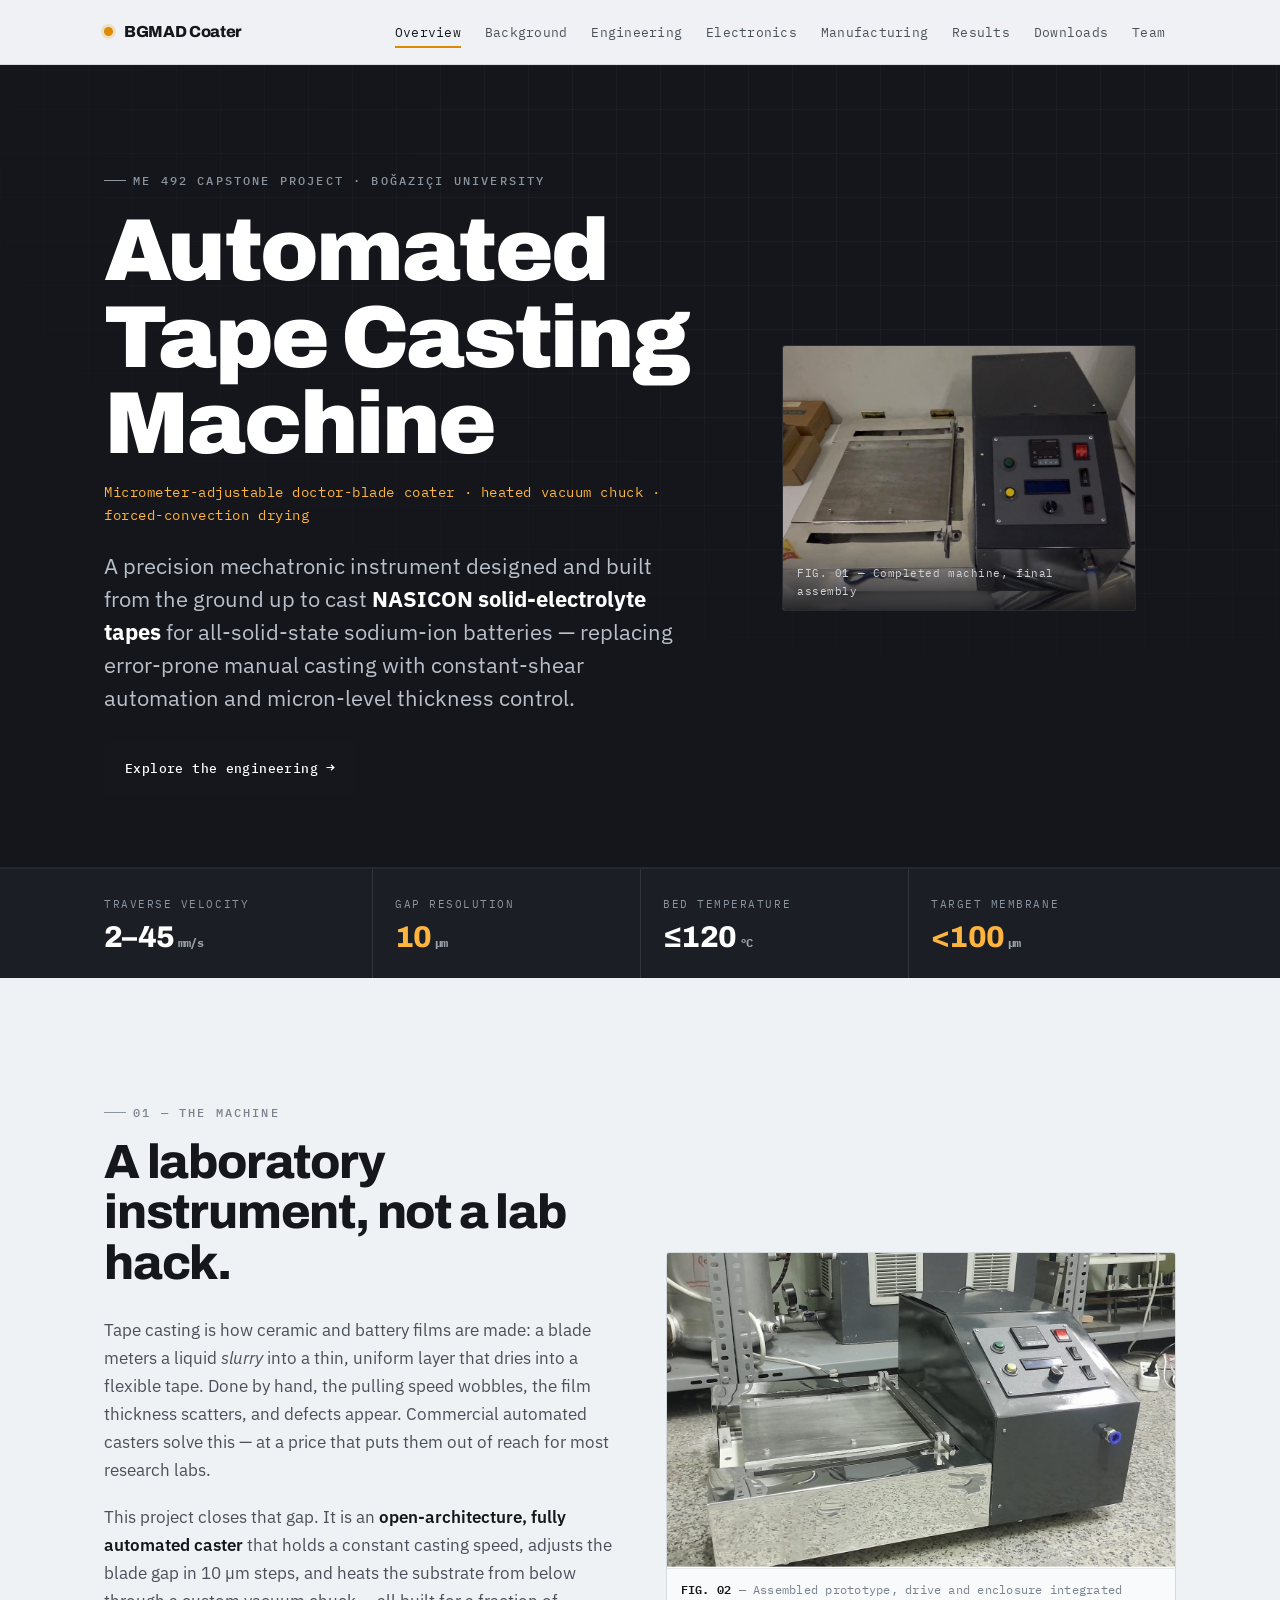
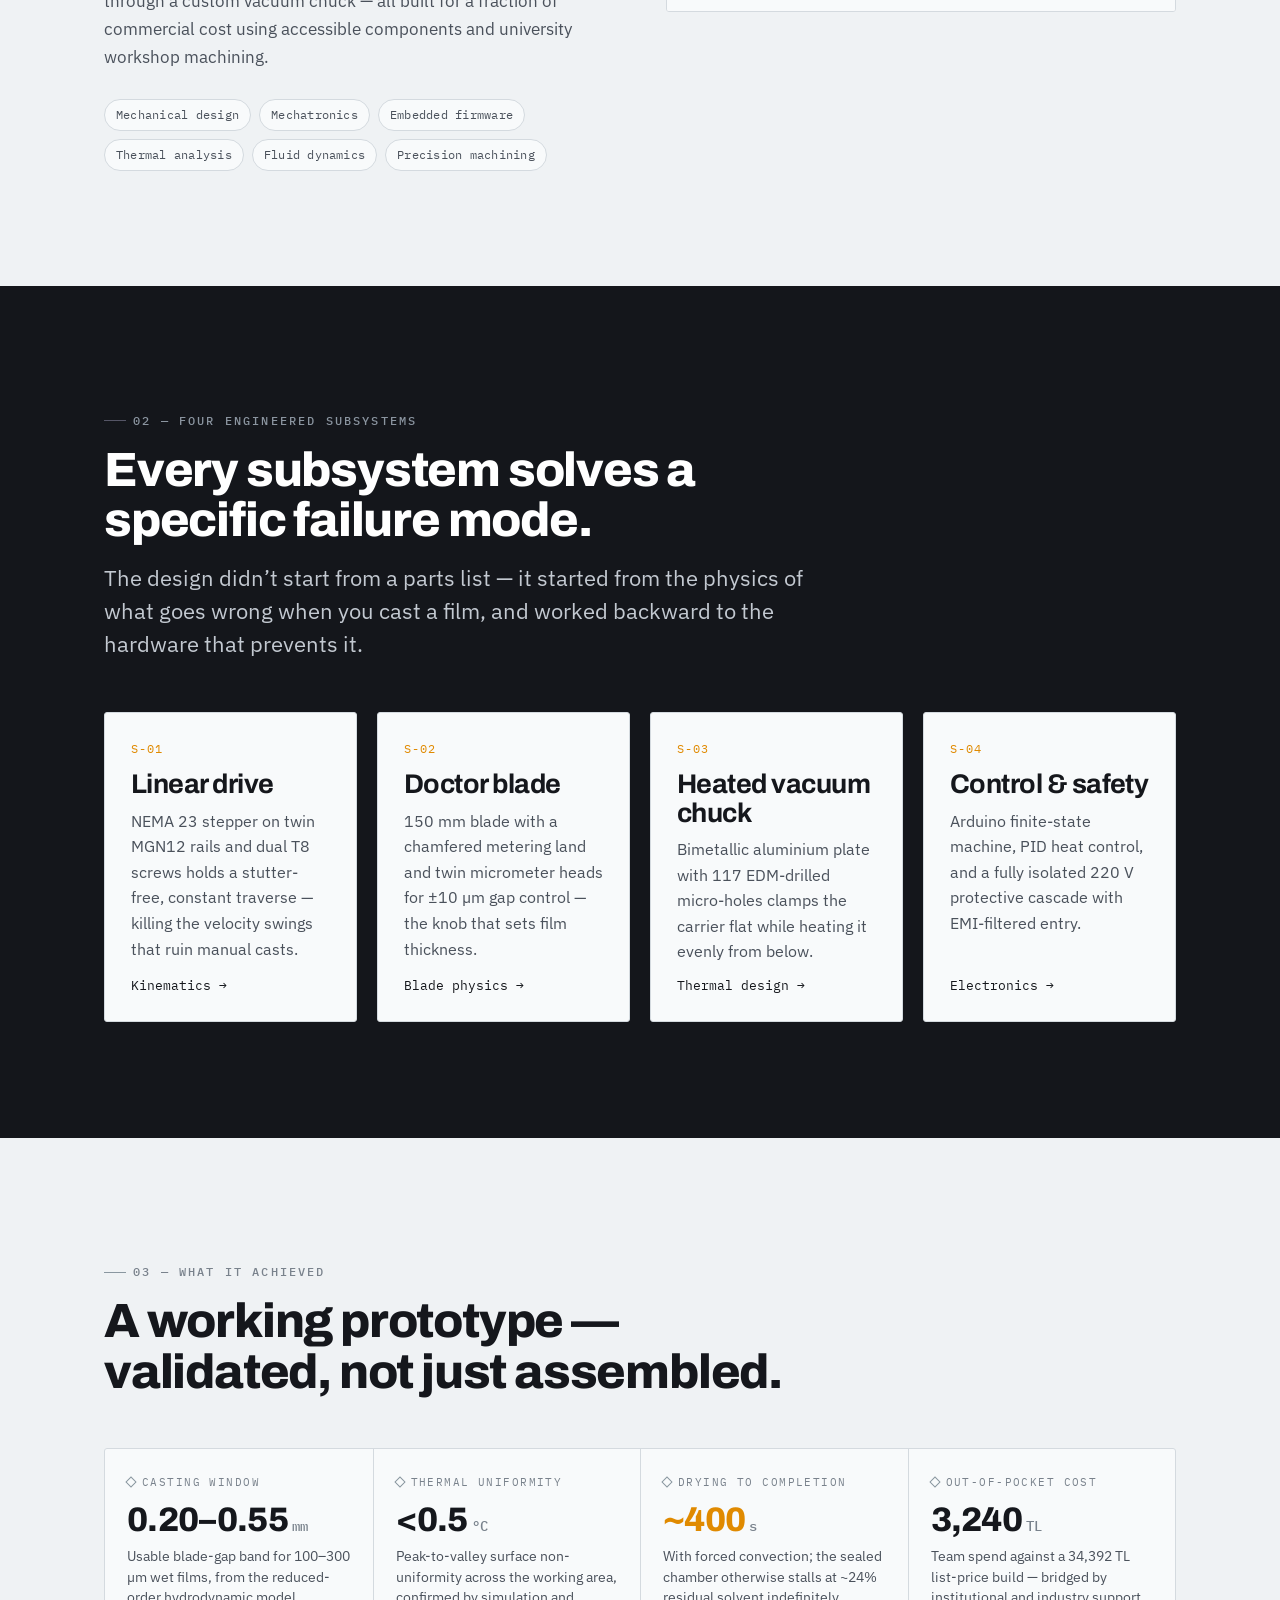
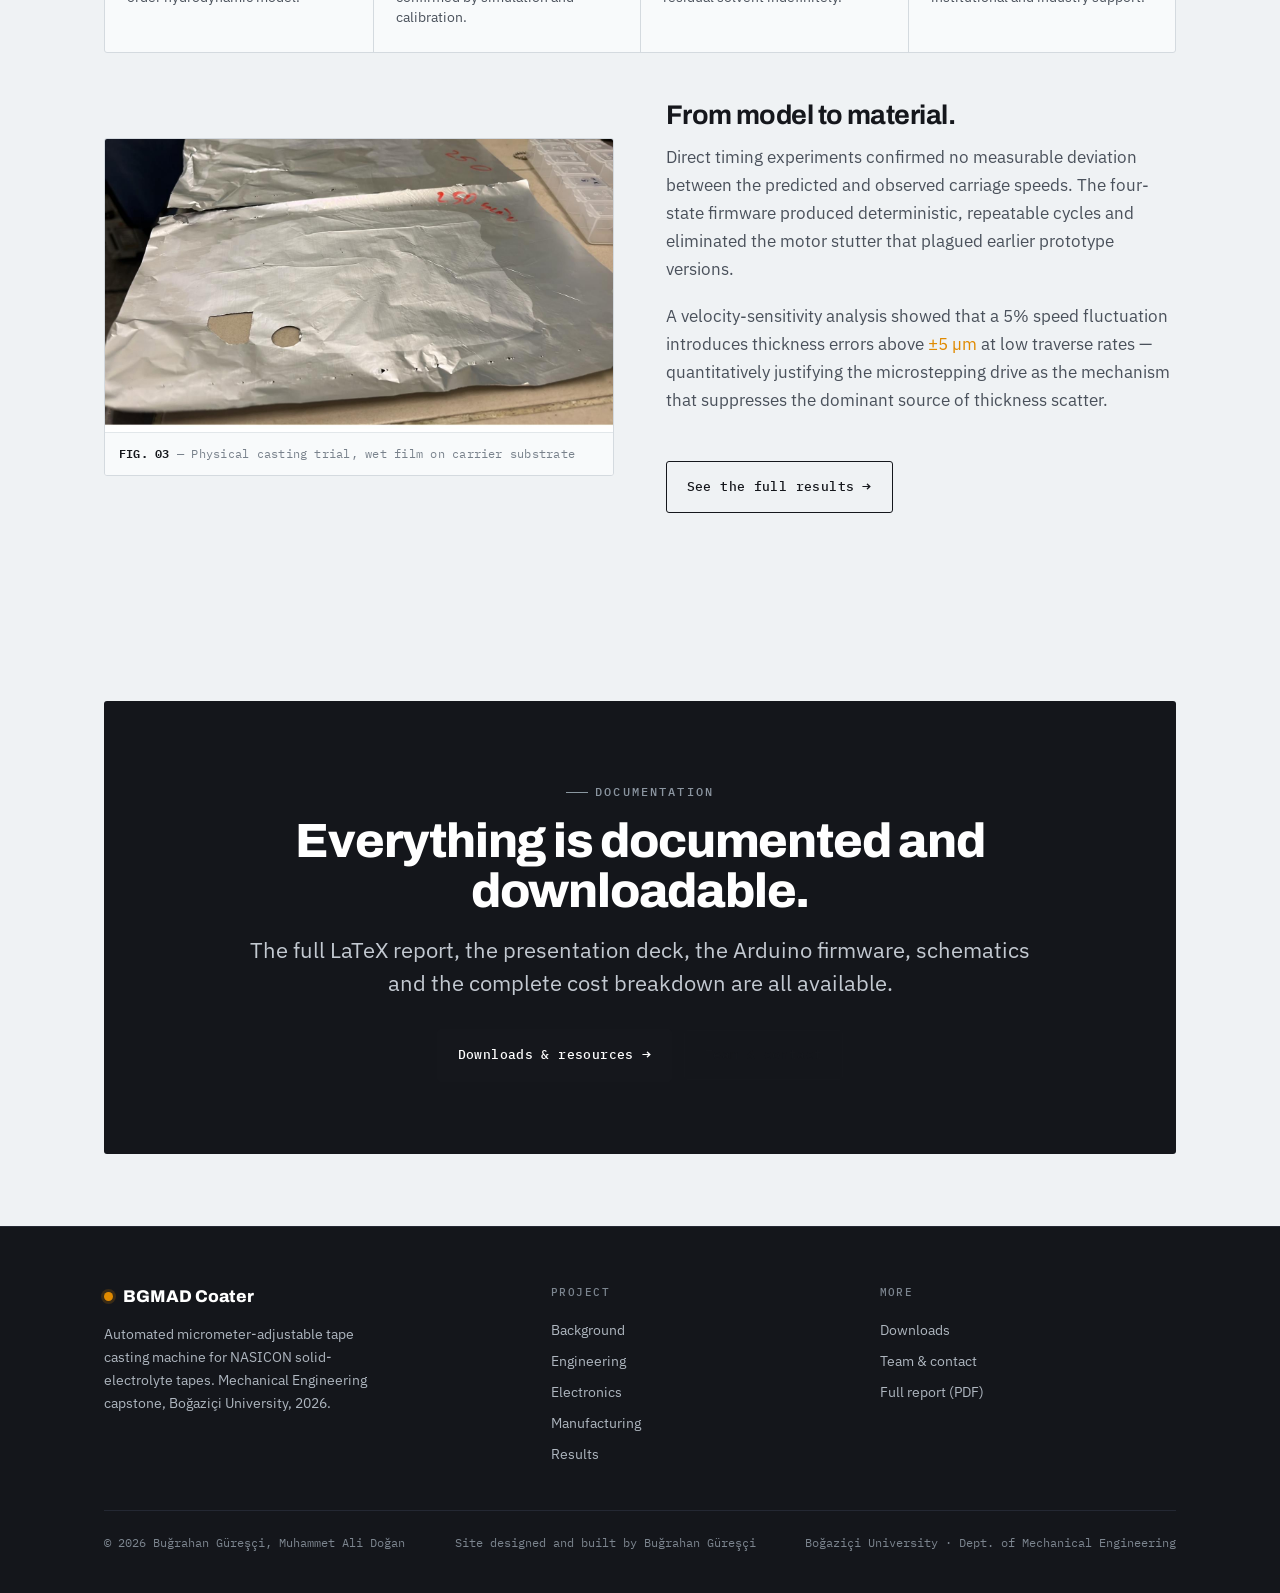
<file: index.html>
<!DOCTYPE html>
<html lang="en">
<head>
<meta charset="UTF-8">
<meta name="viewport" content="width=device-width,initial-scale=1">
<title>BGMAD Tape Casting Machine — Automated Micrometer-Adjustable Coater</title>
<meta name="description" content="An automated, micrometer-adjustable doctor-blade tape casting machine built to produce NASICON solid-electrolyte tapes for all-solid-state sodium-ion batteries. Boğaziçi University ME 492 capstone.">
<meta property="og:title" content="Automated Micrometer-Adjustable Tape Casting Machine">
<meta property="og:description" content="A precision mechatronic coater for NASICON solid-electrolyte tapes — Boğaziçi University mechanical engineering capstone.">
<meta property="og:type" content="website">
<meta property="og:image" content="enclosure_assembly.jpeg">
<link rel="icon" type="image/svg+xml" href="favicon.svg">
<link rel="stylesheet" href="style.css">
</head>
<body>

<!-- ============ HEADER ============ -->
<header class="masthead">
  <div class="masthead__in">
    <a class="brand" href="index.html"><span class="brand__tag"></span>BGMAD&nbsp;Coater</a>
    <button class="navtoggle" aria-label="Menu" onclick="document.getElementById('nav').classList.toggle('open')">≡</button>
    <nav class="nav" id="nav">
      <a href="index.html" class="active">Overview</a>
      <a href="background.html">Background</a>
      <a href="engineering.html">Engineering</a>
      <a href="electronics.html">Electronics</a>
      <a href="manufacturing.html">Manufacturing</a>
      <a href="results.html">Results</a>
      <a href="resources.html">Downloads</a>
      <a href="about.html">Team</a>
    </nav>
  </div>
</header>

<!-- ============ HERO ============ -->
<section class="hero">
  <div class="hero__grid"></div>
  <div class="hero__in">
    <div>
      <span class="eyebrow hero__eyebrow">ME 492 Capstone Project · Boğaziçi University</span>
      <h1 class="display">Automated<br>Tape Casting<br>Machine</h1>
      <p class="hero__sub">Micrometer-adjustable doctor-blade coater · heated vacuum chuck · forced-convection drying</p>
      <p class="lead">A precision mechatronic instrument designed and built from the ground up to cast <strong style="color:#fff">NASICON solid-electrolyte tapes</strong> for all-solid-state sodium-ion batteries — replacing error-prone manual casting with constant-shear automation and micron-level thickness control.</p>
      <div class="btnrow">
        <a class="btn" href="engineering.html">Explore the engineering <span class="btn__arrow">→</span></a>
        <a class="btn btn--ghost" href="ME492_Report_Group17.pdf" target="_blank" rel="noopener">Read the full report (PDF)</a>
      </div>
    </div>
    <figure class="hero__figure">
      <img src="DrBladeResim.jpeg" alt="Completed doctor-blade tape casting machine">
      <figcaption class="hero__figcap">FIG. 01 — Completed machine, final assembly</figcaption>
    </figure>
  </div>
</section>

<!-- ============ SPEC PLATE ============ -->
<div class="specplate">
  <div class="specplate__in">
    <div class="spec">
      <div class="spec__k">Traverse velocity</div>
      <div class="spec__v">2–45<span class="spec__u">mm/s</span></div>
    </div>
    <div class="spec">
      <div class="spec__k">Gap resolution</div>
      <div class="spec__v"><em>10</em><span class="spec__u">µm</span></div>
    </div>
    <div class="spec">
      <div class="spec__k">Bed temperature</div>
      <div class="spec__v">≤120<span class="spec__u">°C</span></div>
    </div>
    <div class="spec">
      <div class="spec__k">Target membrane</div>
      <div class="spec__v"><em>&lt;100</em><span class="spec__u">µm</span></div>
    </div>
  </div>
</div>

<!-- ============ WHAT IT IS ============ -->
<section class="section">
  <div class="wrap">
    <div class="split">
      <div>
        <span class="eyebrow">01 — The machine</span>
        <h2 class="mt-s">A laboratory instrument, not a lab hack.</h2>
        <div class="prose mt-m">
          <p>Tape casting is how ceramic and battery films are made: a blade meters a liquid <em>slurry</em> into a thin, uniform layer that dries into a flexible tape. Done by hand, the pulling speed wobbles, the film thickness scatters, and defects appear. Commercial automated casters solve this — at a price that puts them out of reach for most research labs.</p>
          <p>This project closes that gap. It is an <strong>open-architecture, fully automated caster</strong> that holds a constant casting speed, adjusts the blade gap in 10 µm steps, and heats the substrate from below through a custom vacuum chuck — all built for a fraction of commercial cost using accessible components and university workshop machining.</p>
        </div>
        <div class="tags mt-m">
          <span class="tag">Mechanical design</span>
          <span class="tag">Mechatronics</span>
          <span class="tag">Embedded firmware</span>
          <span class="tag">Thermal analysis</span>
          <span class="tag">Fluid dynamics</span>
          <span class="tag">Precision machining</span>
        </div>
      </div>
      <div class="figure">
        <img src="enclosure_assembly.jpeg" alt="Photograph of the assembled machine">
        <div class="figure__cap"><b>FIG. 02</b> — Assembled prototype, drive and enclosure integrated</div>
      </div>
    </div>
  </div>
</section>

<!-- ============ SUBSYSTEMS ============ -->
<section class="section dark">
  <div class="wrap">
    <div class="shead">
      <span class="eyebrow">02 — Four engineered subsystems</span>
      <h2 class="mt-s" style="color:#fff">Every subsystem solves a specific failure mode.</h2>
      <p class="lead">The design didn’t start from a parts list — it started from the physics of what goes wrong when you cast a film, and worked backward to the hardware that prevents it.</p>
    </div>
    <div class="grid grid-4">
      <a class="card card--link" href="engineering.html#drive">
        <span class="card__idx">S-01</span>
        <h3>Linear drive</h3>
        <p>NEMA 23 stepper on twin MGN12 rails and dual T8 screws holds a stutter-free, constant traverse — killing the velocity swings that ruin manual casts.</p>
        <span class="card__more">Kinematics →</span>
      </a>
      <a class="card card--link" href="engineering.html#blade">
        <span class="card__idx">S-02</span>
        <h3>Doctor blade</h3>
        <p>150 mm blade with a chamfered metering land and twin micrometer heads for ±10 µm gap control — the knob that sets film thickness.</p>
        <span class="card__more">Blade physics →</span>
      </a>
      <a class="card card--link" href="engineering.html#chuck">
        <span class="card__idx">S-03</span>
        <h3>Heated vacuum chuck</h3>
        <p>Bimetallic aluminium plate with 117 EDM-drilled micro-holes clamps the carrier flat while heating it evenly from below.</p>
        <span class="card__more">Thermal design →</span>
      </a>
      <a class="card card--link" href="electronics.html">
        <span class="card__idx">S-04</span>
        <h3>Control &amp; safety</h3>
        <p>Arduino finite-state machine, PID heat control, and a fully isolated 220 V protective cascade with EMI-filtered entry.</p>
        <span class="card__more">Electronics →</span>
      </a>
    </div>
  </div>
</section>

<!-- ============ HEADLINE RESULTS ============ -->
<section class="section">
  <div class="wrap">
    <div class="shead">
      <span class="eyebrow">03 — What it achieved</span>
      <h2 class="mt-s">A working prototype — validated, not just assembled.</h2>
    </div>
    <div class="dimset">
      <div class="dim">
        <div class="dim__label">Casting window</div>
        <div class="dim__val">0.20–0.55<span class="u">mm</span></div>
        <div class="dim__note">Usable blade-gap band for 100–300 µm wet films, from the reduced-order hydrodynamic model.</div>
      </div>
      <div class="dim">
        <div class="dim__label">Thermal uniformity</div>
        <div class="dim__val">&lt;0.5<span class="u">°C</span></div>
        <div class="dim__note">Peak-to-valley surface non-uniformity across the working area, confirmed by simulation and calibration.</div>
      </div>
      <div class="dim">
        <div class="dim__label">Drying to completion</div>
        <div class="dim__val is-signal">~400<span class="u">s</span></div>
        <div class="dim__note">With forced convection; the sealed chamber otherwise stalls at ~24% residual solvent indefinitely.</div>
      </div>
      <div class="dim">
        <div class="dim__label">Out-of-pocket cost</div>
        <div class="dim__val">3,240<span class="u">TL</span></div>
        <div class="dim__note">Team spend against a 34,392 TL list-price build — bridged by institutional and industry support.</div>
      </div>
    </div>
    <div class="split mt-l">
      <div class="figure">
        <img src="250mikron_casting.jpeg" alt="Cast NASICON tape sample">
        <div class="figure__cap"><b>FIG. 03</b> — Physical casting trial, wet film on carrier substrate</div>
      </div>
      <div>
        <h3>From model to material.</h3>
        <div class="prose mt-s">
          <p>Direct timing experiments confirmed no measurable deviation between the predicted and observed carriage speeds. The four-state firmware produced deterministic, repeatable cycles and eliminated the motor stutter that plagued earlier prototype versions.</p>
          <p>A velocity-sensitivity analysis showed that a 5% speed fluctuation introduces thickness errors above <span class="signal">±5 µm</span> at low traverse rates — quantitatively justifying the microstepping drive as the mechanism that suppresses the dominant source of thickness scatter.</p>
        </div>
        <a class="btn btn--ghost mt-m" href="results.html">See the full results <span class="btn__arrow">→</span></a>
      </div>
    </div>
  </div>
</section>

<!-- ============ CTA ============ -->
<section class="section--tight">
  <div class="wrap">
    <div class="cta">
      <span class="eyebrow" style="justify-content:center;color:#8B95A0">Documentation</span>
      <h2 class="mt-s">Everything is documented and downloadable.</h2>
      <p class="lead">The full LaTeX report, the presentation deck, the Arduino firmware, schematics and the complete cost breakdown are all available.</p>
      <div class="btnrow">
        <a class="btn" href="resources.html">Downloads &amp; resources <span class="btn__arrow">→</span></a>
        <a class="btn btn--ghost" href="about.html">Team &amp; contact</a>
      </div>
    </div>
  </div>
</section>

<!-- ============ FOOTER ============ -->
<footer class="foot">
  <div class="wrap">
    <div class="foot__grid">
      <div>
        <div class="foot__brand"><span class="brand__tag"></span>BGMAD Coater</div>
        <p style="max-width:34ch;margin:0">Automated micrometer-adjustable tape casting machine for NASICON solid-electrolyte tapes. Mechanical Engineering capstone, Boğaziçi University, 2026.</p>
      </div>
      <div>
        <h5>Project</h5>
        <a href="background.html">Background</a>
        <a href="engineering.html">Engineering</a>
        <a href="electronics.html">Electronics</a>
        <a href="manufacturing.html">Manufacturing</a>
        <a href="results.html">Results</a>
      </div>
      <div>
        <h5>More</h5>
        <a href="resources.html">Downloads</a>
        <a href="about.html">Team &amp; contact</a>
        <a href="ME492_Report_Group17.pdf" target="_blank" rel="noopener">Full report (PDF)</a>
      </div>
    </div>
    <div class="foot__bar">
      <span>© 2026 Buğrahan Güreşçi, Muhammet Ali Doğan</span>
      <span>Site designed and built by Buğrahan Güreşçi</span>
      <span>Boğaziçi University · Dept. of Mechanical Engineering</span>
    </div>
  </div>
</footer>

</body>
</html>
</file>
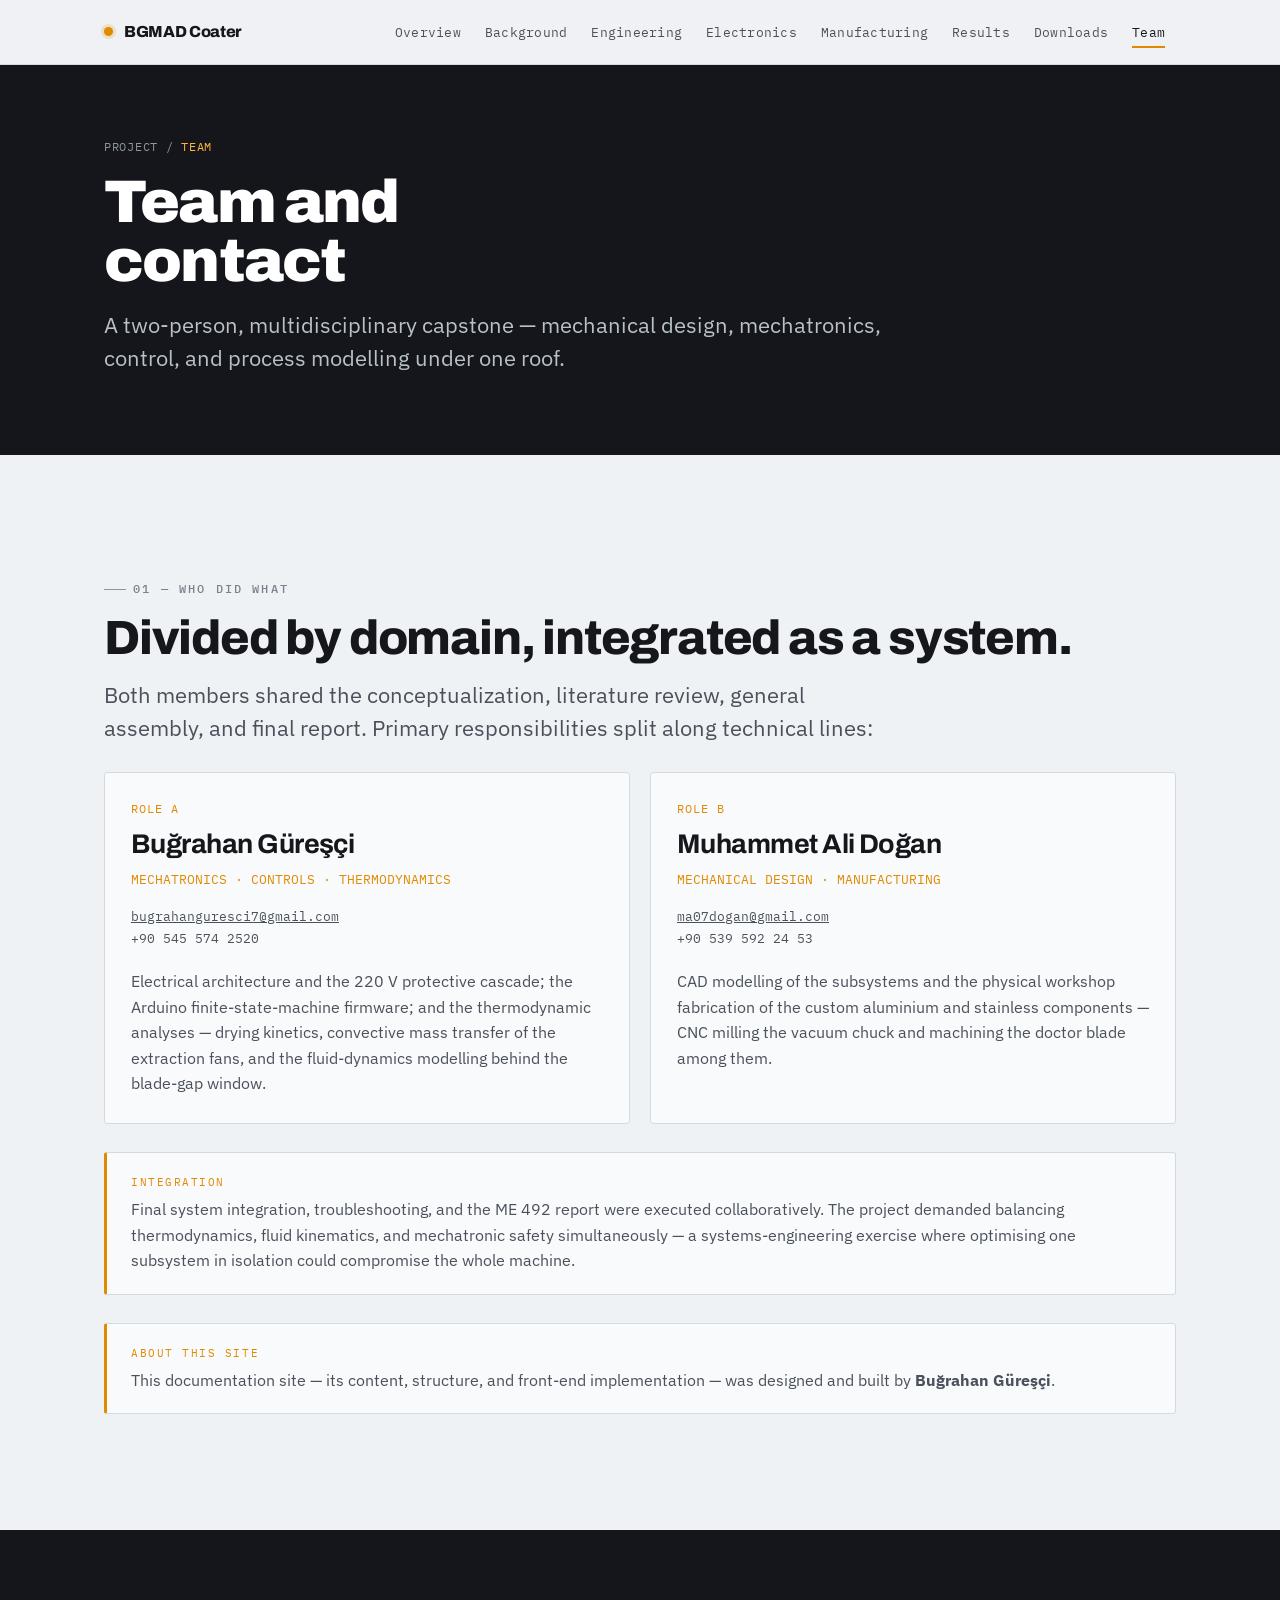
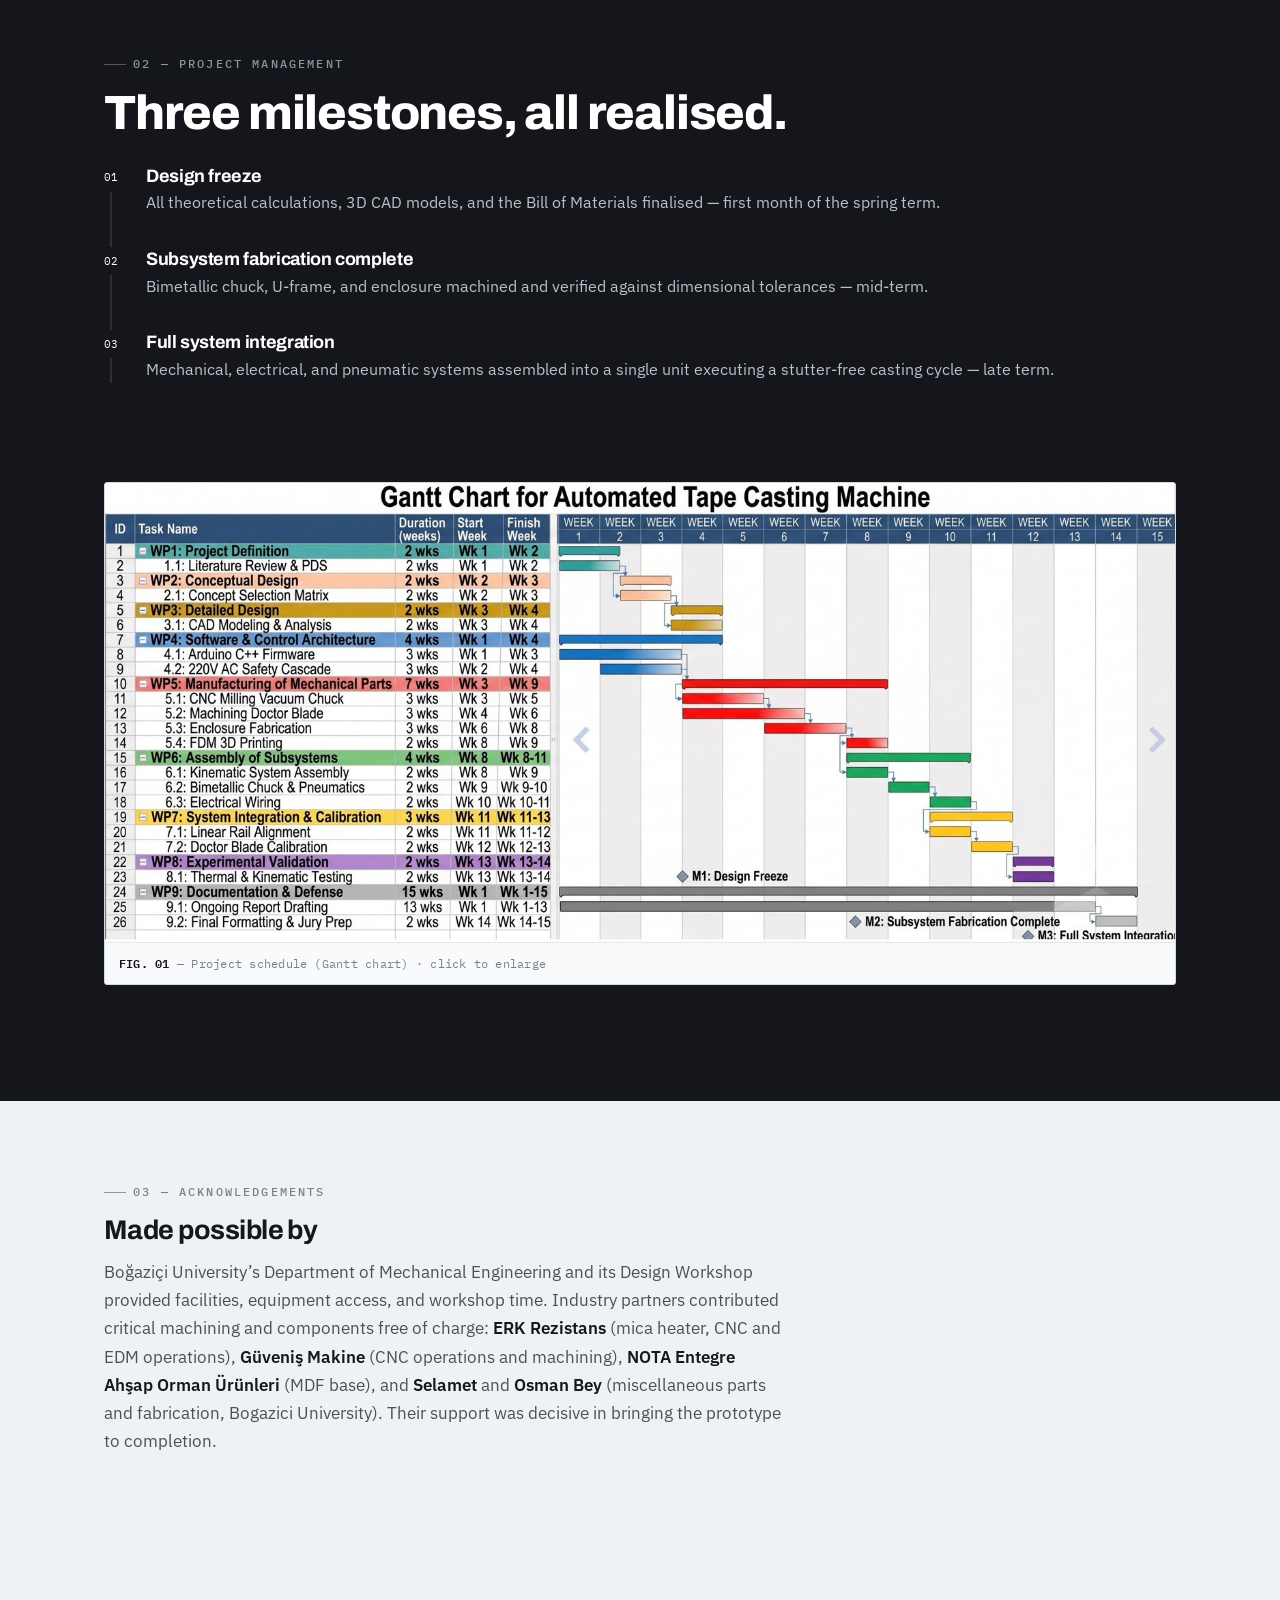
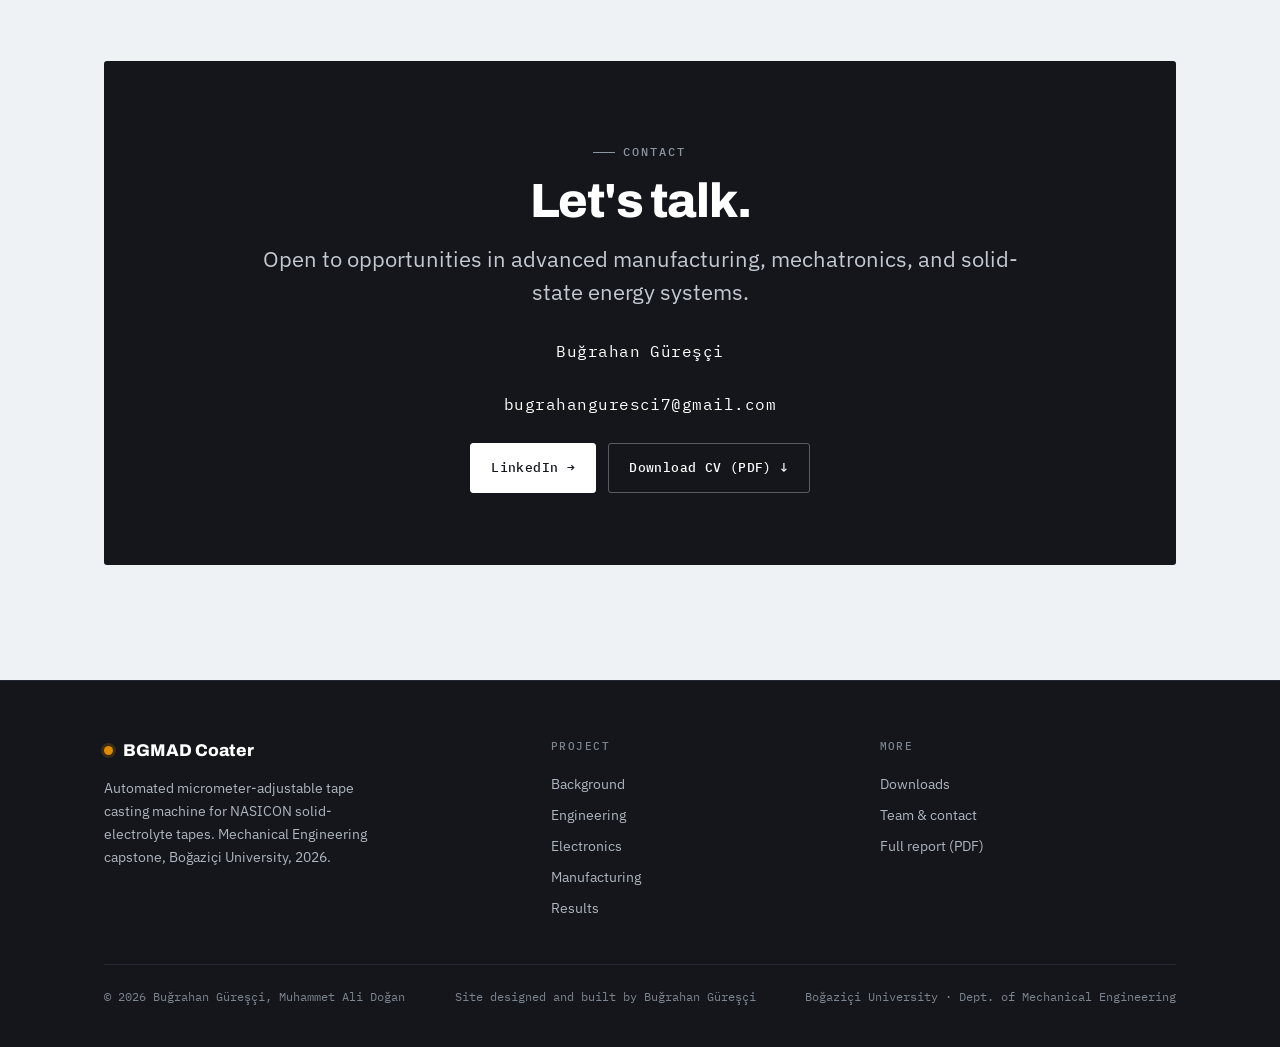
<file: about.html>
<!DOCTYPE html>
<html lang="en">
<head>
<meta charset="UTF-8">
<meta name="viewport" content="width=device-width,initial-scale=1">
<title>Team &amp; Contact — BGMAD Tape Casting Machine</title>
<meta name="description" content="The team behind the automated tape casting machine, individual contributions, project management, acknowledgements, and contact details.">
<link rel="icon" type="image/svg+xml" href="favicon.svg">
<link rel="stylesheet" href="style.css">
</head>
<body>

<header class="masthead">
  <div class="masthead__in">
    <a class="brand" href="index.html"><span class="brand__tag"></span>BGMAD&nbsp;Coater</a>
    <button class="navtoggle" aria-label="Menu" onclick="document.getElementById('nav').classList.toggle('open')">≡</button>
    <nav class="nav" id="nav">
      <a href="index.html">Overview</a>
      <a href="background.html">Background</a>
      <a href="engineering.html">Engineering</a>
      <a href="electronics.html">Electronics</a>
      <a href="manufacturing.html">Manufacturing</a>
      <a href="results.html">Results</a>
      <a href="resources.html">Downloads</a>
      <a href="about.html" class="active">Team</a>
    </nav>
  </div>
</header>

<section class="pagehead">
  <div class="wrap">
    <div class="crumb">PROJECT / <span class="signal">TEAM</span></div>
    <h1 class="display">Team and<br>contact</h1>
    <p class="lead">A two-person, multidisciplinary capstone — mechanical design, mechatronics, control, and process modelling under one roof.</p>
  </div>
</section>

<!-- ROLES -->
<section class="section">
  <div class="wrap">
    <span class="eyebrow">01 — Who did what</span>
    <h2 class="mt-s">Divided by domain, integrated as a system.</h2>
    <p class="lead mt-s">Both members shared the conceptualization, literature review, general assembly, and final report. Primary responsibilities split along technical lines:</p>
    <div class="grid grid-2 mt-m">
      <div class="card">
        <span class="card__idx">ROLE A</span>
        <h3>Buğrahan Güreşçi</h3>
        <p class="mono" style="font-size:13px;color:var(--signal);margin:0 0 6px">MECHATRONICS · CONTROLS · THERMODYNAMICS</p>
        <p class="mono" style="font-size:13px;color:var(--ink-2);margin:0 0 10px">
          <a href="mailto:bugrahanguresci7@gmail.com" style="text-decoration:underline">bugrahanguresci7@gmail.com</a><br>
          +90 545 574 2520
        </p>
        <p>Electrical architecture and the 220 V protective cascade; the Arduino finite-state-machine firmware; and the thermodynamic analyses — drying kinetics, convective mass transfer of the extraction fans, and the fluid-dynamics modelling behind the blade-gap window.</p>
      </div>
      <div class="card">
        <span class="card__idx">ROLE B</span>
        <h3>Muhammet Ali Doğan</h3>
        <p class="mono" style="font-size:13px;color:var(--signal);margin:0 0 6px">MECHANICAL DESIGN · MANUFACTURING</p>
        <p class="mono" style="font-size:13px;color:var(--ink-2);margin:0 0 10px">
          <a href="mailto:ma07dogan@gmail.com" style="text-decoration:underline">ma07dogan@gmail.com</a><br>
          +90 539 592 24 53
        </p>
        <p>CAD modelling of the subsystems and the physical workshop fabrication of the custom aluminium and stainless components — CNC milling the vacuum chuck and machining the doctor blade among them.</p>
      </div>
    </div>
    <div class="callout mt-m">
      <div class="callout__k">Integration</div>
      <p>Final system integration, troubleshooting, and the ME 492 report were executed collaboratively. The project demanded balancing thermodynamics, fluid kinematics, and mechatronic safety simultaneously — a systems-engineering exercise where optimising one subsystem in isolation could compromise the whole machine.</p>
    </div>
    <div class="callout mt-m">
      <div class="callout__k">About this site</div>
      <p>This documentation site — its content, structure, and front-end implementation — was designed and built by <strong>Buğrahan Güreşçi</strong>.</p>
    </div>
  </div>
</section>

<!-- PROJECT MANAGEMENT -->
<section class="section dark">
  <div class="wrap">
    <div class="split split--stack">
      <div>
        <span class="eyebrow">02 — Project management</span>
        <h2 class="mt-s" style="color:#fff">Three milestones, all realised.</h2>
        <div class="steps mt-m" style="border-color:var(--line-d)">
          <div class="step">
            <h4 style="color:#fff">Design freeze</h4>
            <p style="color:#B9C0C9">All theoretical calculations, 3D CAD models, and the Bill of Materials finalised — first month of the spring term.</p>
          </div>
          <div class="step">
            <h4 style="color:#fff">Subsystem fabrication complete</h4>
            <p style="color:#B9C0C9">Bimetallic chuck, U-frame, and enclosure machined and verified against dimensional tolerances — mid-term.</p>
          </div>
          <div class="step">
            <h4 style="color:#fff">Full system integration</h4>
            <p style="color:#B9C0C9">Mechanical, electrical, and pneumatic systems assembled into a single unit executing a stutter-free casting cycle — late term.</p>
          </div>
        </div>
      </div>
      <div class="figure mt-l">
        <a href="Gant_chart.png" target="_blank" rel="noopener">
          <img src="Gant_chart.png" alt="Project Gantt chart">
        </a>
        <div class="figure__cap"><b>FIG. 01</b> — Project schedule (Gantt chart) · click to enlarge</div>
      </div>
    </div>
  </div>
</section>

<!-- ACKNOWLEDGEMENTS -->
<section class="section--tight">
  <div class="wrap">
    <span class="eyebrow">03 — Acknowledgements</span>
    <h3 class="mt-s">Made possible by</h3>
    <div class="prose mt-s">
      <p>Boğaziçi University’s Department of Mechanical Engineering and its Design Workshop provided facilities, equipment access, and workshop time. Industry partners contributed critical machining and components free of charge: <strong>ERK Rezistans</strong> (mica heater, CNC and EDM operations), <strong>Güveniş Makine</strong> (CNC operations and machining), <strong>NOTA Entegre Ahşap Orman Ürünleri</strong> (MDF base), and <strong>Selamet</strong> and <strong>Osman Bey</strong> (miscellaneous parts and fabrication, Bogazici University). Their support was decisive in bringing the prototype to completion.</p>
    </div>
  </div>
</section>

<!-- CONTACT -->
<section class="section">
  <div class="wrap">
    <div class="cta">
      <span class="eyebrow" style="justify-content:center;color:#8B95A0">Contact</span>
      <h2 class="mt-s">Let's talk.</h2>
      <p class="lead">Open to opportunities in advanced manufacturing, mechatronics, and solid-state energy systems.</p>
      <p class="mono" style="color:#fff;font-size:16px;margin:2px 0 26px;letter-spacing:.03em">Buğrahan Güreşçi</p>
      <p class="mono" style="color:#fff;font-size:16px;margin:2px 0 26px;letter-spacing:.03em">bugrahanguresci7@gmail.com</p>
      <div class="btnrow">
        <a class="btn" href="https://www.linkedin.com/in/bugrahan-guresci-908625348" target="_blank" rel="noopener" style="background:#fff;color:#15171C;border-color:#fff">LinkedIn →</a>
        <a class="btn btn--ghost" href="CV_BugrahanGuresci_isbasvuru.pdf" download="Bugrahan_Guresci_CV.pdf" style="background:transparent;color:#fff;border-color:rgba(255,255,255,.3)">Download CV (PDF) ↓</a>
      </div>
    </div>
  </div>
</section>

<footer class="foot">
  <div class="wrap">
    <div class="foot__grid">
      <div>
        <div class="foot__brand"><span class="brand__tag"></span>BGMAD Coater</div>
        <p style="max-width:34ch;margin:0">Automated micrometer-adjustable tape casting machine for NASICON solid-electrolyte tapes. Mechanical Engineering capstone, Boğaziçi University, 2026.</p>
      </div>
      <div>
        <h5>Project</h5>
        <a href="background.html">Background</a>
        <a href="engineering.html">Engineering</a>
        <a href="electronics.html">Electronics</a>
        <a href="manufacturing.html">Manufacturing</a>
        <a href="results.html">Results</a>
      </div>
      <div>
        <h5>More</h5>
        <a href="resources.html">Downloads</a>
        <a href="about.html">Team &amp; contact</a>
        <a href="ME492_Report_Group17.pdf" target="_blank" rel="noopener">Full report (PDF)</a>
      </div>
    </div>
    <div class="foot__bar">
      <span>© 2026 Buğrahan Güreşçi, Muhammet Ali Doğan</span>
      <span>Site designed and built by Buğrahan Güreşçi</span>
      <span>Boğaziçi University · Dept. of Mechanical Engineering</span>
    </div>
  </div>
</footer>

</body>
</html>
</file>
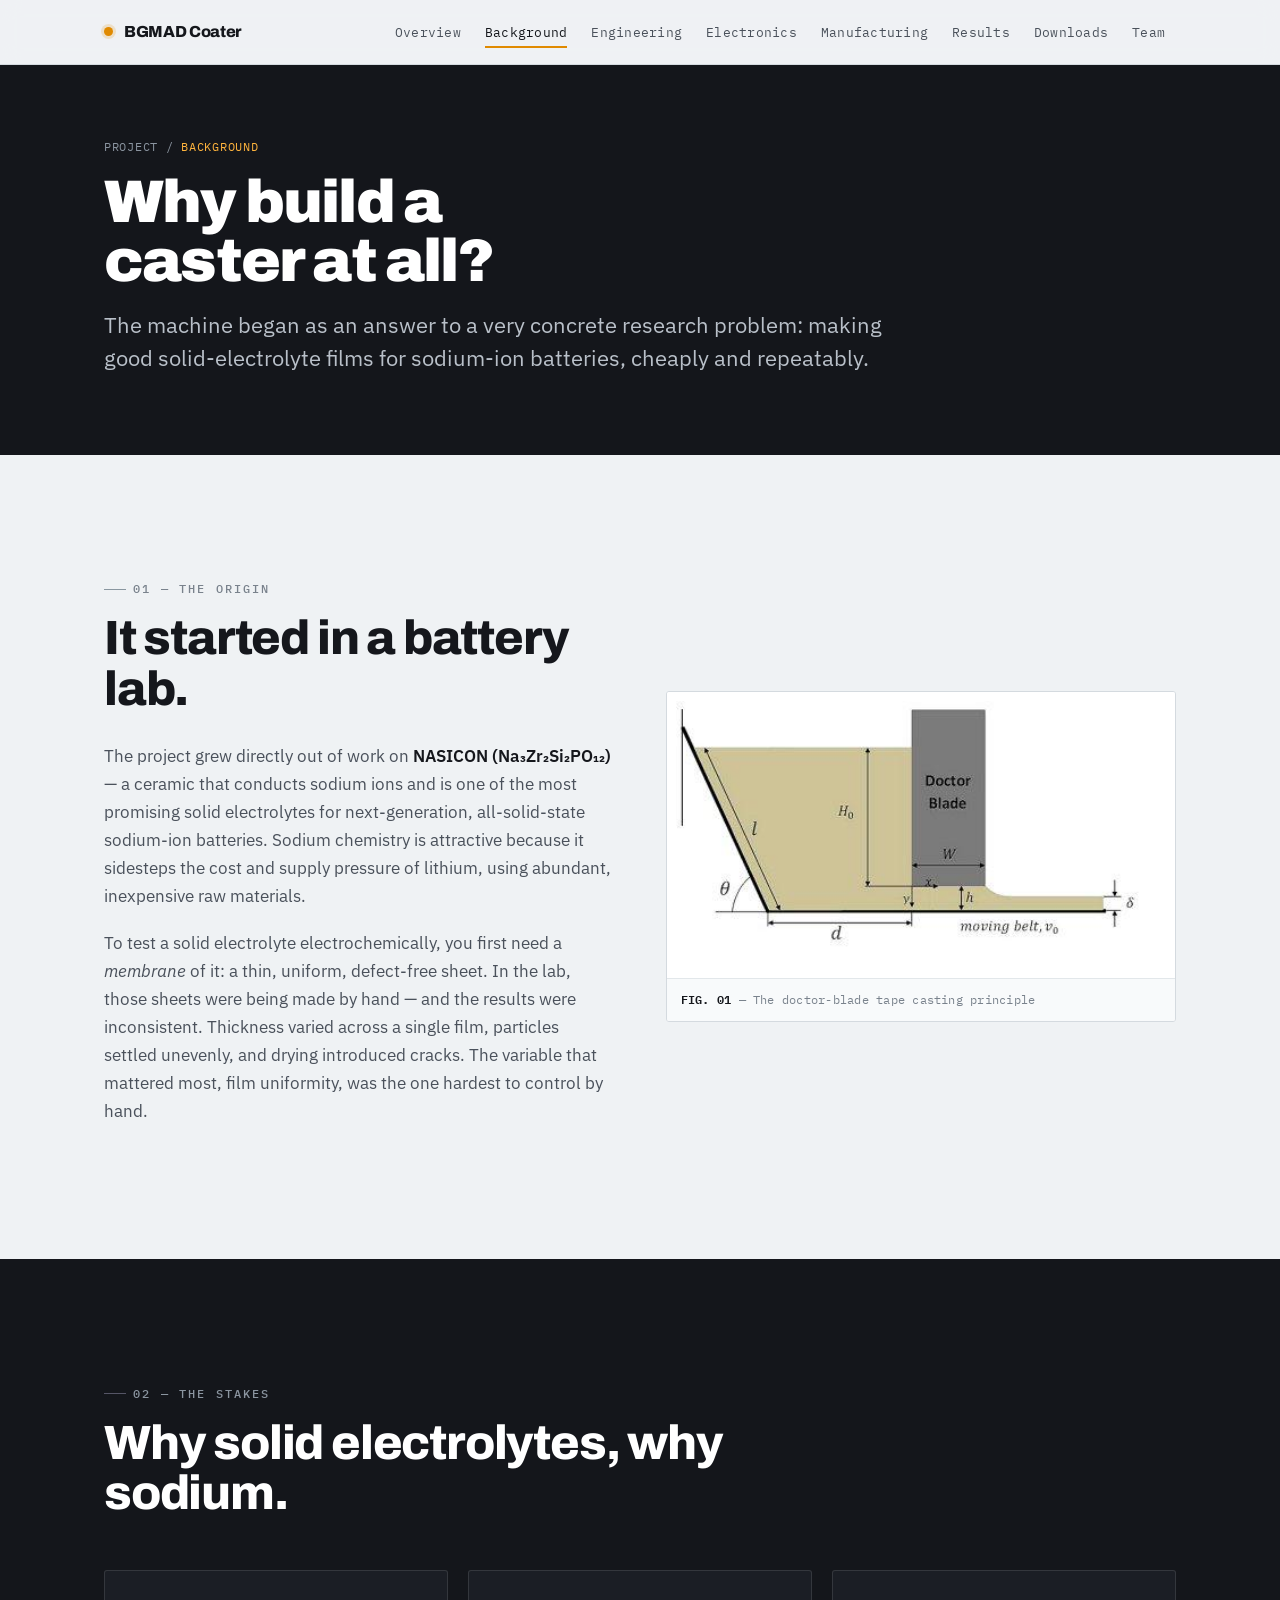
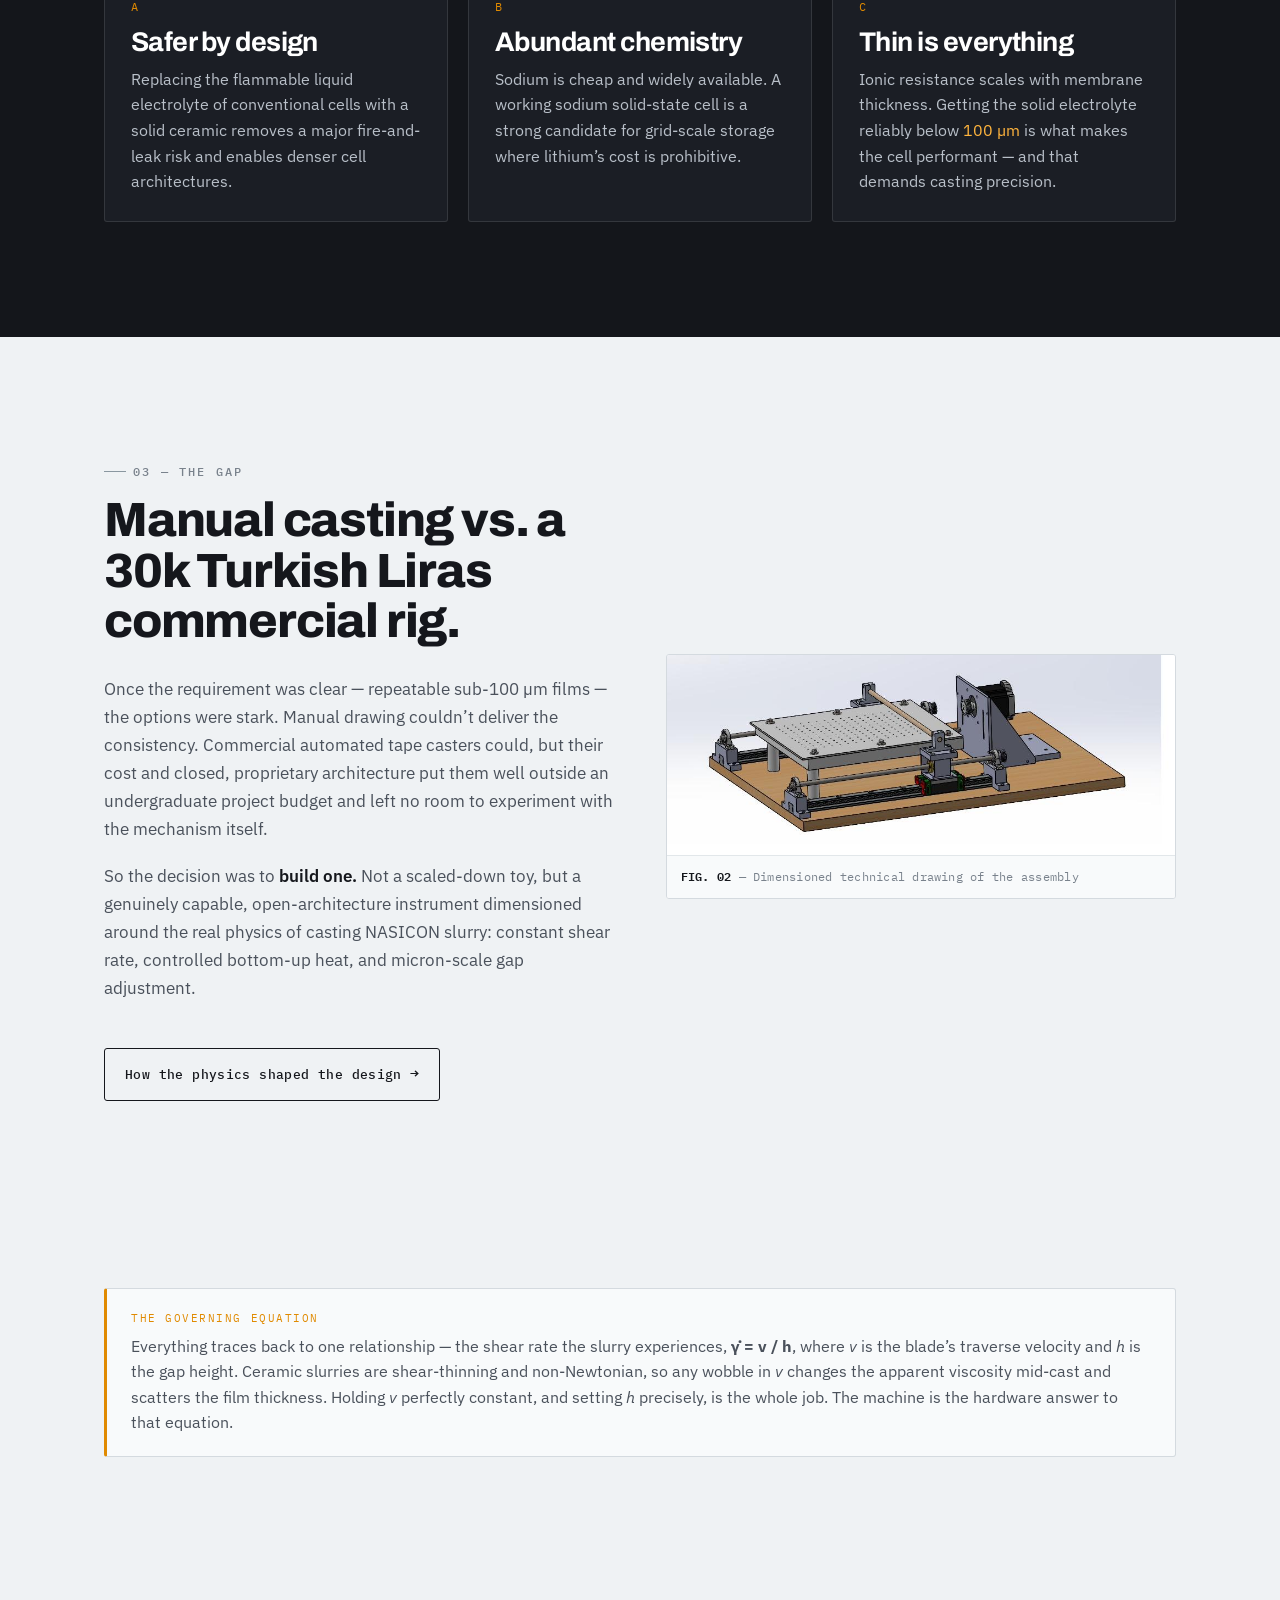
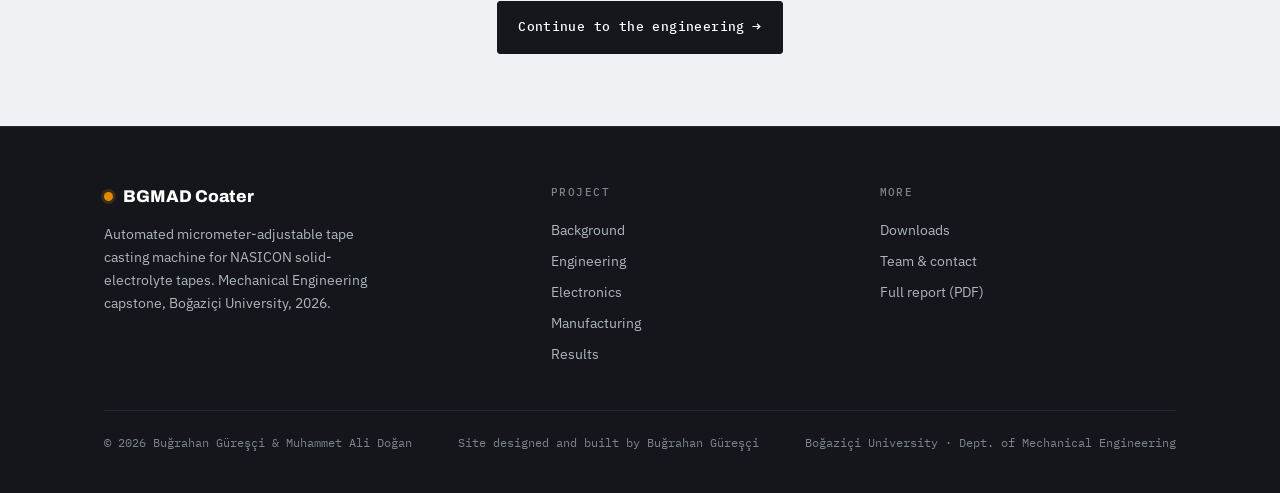
<file: background.html>
<!DOCTYPE html>
<html lang="en">
<head>
<meta charset="UTF-8">
<meta name="viewport" content="width=device-width,initial-scale=1">
<title>Background &amp; Motivation — BGMAD Tape Casting Machine</title>
<meta name="description" content="Why this machine exists: from NASICON solid-electrolyte research in a battery lab to the need for an affordable, precise, automated tape caster.">
<link rel="icon" type="image/svg+xml" href="favicon.svg">
<link rel="stylesheet" href="style.css">
</head>
<body>

<header class="masthead">
  <div class="masthead__in">
    <a class="brand" href="index.html"><span class="brand__tag"></span>BGMAD&nbsp;Coater</a>
    <button class="navtoggle" aria-label="Menu" onclick="document.getElementById('nav').classList.toggle('open')">≡</button>
    <nav class="nav" id="nav">
      <a href="index.html">Overview</a>
      <a href="background.html" class="active">Background</a>
      <a href="engineering.html">Engineering</a>
      <a href="electronics.html">Electronics</a>
      <a href="manufacturing.html">Manufacturing</a>
      <a href="results.html">Results</a>
      <a href="resources.html">Downloads</a>
      <a href="about.html">Team</a>
    </nav>
  </div>
</header>

<section class="pagehead">
  <div class="wrap">
    <div class="crumb">PROJECT / <span class="signal">BACKGROUND</span></div>
    <h1 class="display">Why build a<br>caster at all?</h1>
    <p class="lead">The machine began as an answer to a very concrete research problem: making good solid-electrolyte films for sodium-ion batteries, cheaply and repeatably.</p>
  </div>
</section>

<!-- Origin -->
<section class="section">
  <div class="wrap">
    <div class="split">
      <div>
        <span class="eyebrow">01 — The origin</span>
        <h2 class="mt-s">It started in a battery lab.</h2>
        <div class="prose mt-m">
          <p>The project grew directly out of work on <strong>NASICON (Na₃Zr₂Si₂PO₁₂)</strong> — a ceramic that conducts sodium ions and is one of the most promising solid electrolytes for next-generation, all-solid-state sodium-ion batteries. Sodium chemistry is attractive because it sidesteps the cost and supply pressure of lithium, using abundant, inexpensive raw materials.</p>
          <p>To test a solid electrolyte electrochemically, you first need a <em>membrane</em> of it: a thin, uniform, defect-free sheet. In the lab, those sheets were being made by hand — and the results were inconsistent. Thickness varied across a single film, particles settled unevenly, and drying introduced cracks. The variable that mattered most, film uniformity, was the one hardest to control by hand.</p>
        </div>
      </div>
      <div class="figure">
        <img src="tapecasting_schematic.png" alt="Schematic of the tape casting process">
        <div class="figure__cap"><b>FIG. 01</b> — The doctor-blade tape casting principle</div>
      </div>
    </div>
  </div>
</section>

<!-- Why sodium / NASICON -->
<section class="section dark">
  <div class="wrap">
    <div class="shead">
      <span class="eyebrow">02 — The stakes</span>
      <h2 class="mt-s" style="color:#fff">Why solid electrolytes, why sodium.</h2>
    </div>
    <div class="grid grid-3">
      <div class="card" style="background:var(--panel-2);border-color:var(--line-d)">
        <span class="card__idx">A</span>
        <h3 style="color:#fff">Safer by design</h3>
        <p style="color:#B9C0C9">Replacing the flammable liquid electrolyte of conventional cells with a solid ceramic removes a major fire-and-leak risk and enables denser cell architectures.</p>
      </div>
      <div class="card" style="background:var(--panel-2);border-color:var(--line-d)">
        <span class="card__idx">B</span>
        <h3 style="color:#fff">Abundant chemistry</h3>
        <p style="color:#B9C0C9">Sodium is cheap and widely available. A working sodium solid-state cell is a strong candidate for grid-scale storage where lithium’s cost is prohibitive.</p>
      </div>
      <div class="card" style="background:var(--panel-2);border-color:var(--line-d)">
        <span class="card__idx">C</span>
        <h3 style="color:#fff">Thin is everything</h3>
        <p style="color:#B9C0C9">Ionic resistance scales with membrane thickness. Getting the solid electrolyte reliably below <span class="signal">100 µm</span> is what makes the cell performant — and that demands casting precision.</p>
      </div>
    </div>
  </div>
</section>

<!-- The gap -->
<section class="section">
  <div class="wrap">
    <div class="split split--rev">
      <div>
        <span class="eyebrow">03 — The gap</span>
        <h2 class="mt-s">Manual casting vs. a 30k Turkish Liras commercial rig.</h2>
        <div class="prose mt-m">
          <p>Once the requirement was clear — repeatable sub-100 µm films — the options were stark. Manual drawing couldn’t deliver the consistency. Commercial automated tape casters could, but their cost and closed, proprietary architecture put them well outside an undergraduate project budget and left no room to experiment with the mechanism itself.</p>
          <p>So the decision was to <strong>build one.</strong> Not a scaled-down toy, but a genuinely capable, open-architecture instrument dimensioned around the real physics of casting NASICON slurry: constant shear rate, controlled bottom-up heat, and micron-scale gap adjustment.</p>
        </div>
        <a class="btn btn--ghost mt-m" href="engineering.html">How the physics shaped the design <span class="btn__arrow">→</span></a>
      </div>
      <div class="figure">
        <img src="CAD_cizim_goruntusu.jpeg" alt="Technical CAD drawing of the machine">
        <div class="figure__cap"><b>FIG. 02</b> — Dimensioned technical drawing of the assembly</div>
      </div>
    </div>
  </div>
</section>

<!-- Physics that drove the design -->
<section class="section--tight">
  <div class="wrap">
    <div class="callout">
      <div class="callout__k">The governing equation</div>
      <p>Everything traces back to one relationship — the shear rate the slurry experiences, <strong>γ̇ = v / h</strong>, where <em>v</em> is the blade’s traverse velocity and <em>h</em> is the gap height. Ceramic slurries are shear-thinning and non-Newtonian, so any wobble in <em>v</em> changes the apparent viscosity mid-cast and scatters the film thickness. Holding <em>v</em> perfectly constant, and setting <em>h</em> precisely, is the whole job. The machine is the hardware answer to that equation.</p>
    </div>
  </div>
</section>

<section class="section--tight">
  <div class="wrap center">
    <a class="btn" href="engineering.html">Continue to the engineering <span class="btn__arrow">→</span></a>
  </div>
</section>

<footer class="foot">
  <div class="wrap">
    <div class="foot__grid">
      <div>
        <div class="foot__brand"><span class="brand__tag"></span>BGMAD Coater</div>
        <p style="max-width:34ch;margin:0">Automated micrometer-adjustable tape casting machine for NASICON solid-electrolyte tapes. Mechanical Engineering capstone, Boğaziçi University, 2026.</p>
      </div>
      <div>
        <h5>Project</h5>
        <a href="background.html">Background</a>
        <a href="engineering.html">Engineering</a>
        <a href="electronics.html">Electronics</a>
        <a href="manufacturing.html">Manufacturing</a>
        <a href="results.html">Results</a>
      </div>
      <div>
        <h5>More</h5>
        <a href="resources.html">Downloads</a>
        <a href="about.html">Team &amp; contact</a>
        <a href="ME492_Report_Group17.pdf" target="_blank" rel="noopener">Full report (PDF)</a>
      </div>
    </div>
    <div class="foot__bar">
      <span>© 2026 Buğrahan Güreşçi &amp; Muhammet Ali Doğan</span>
      <span>Site designed and built by Buğrahan Güreşçi</span>
      <span>Boğaziçi University · Dept. of Mechanical Engineering</span>
    </div>
  </div>
</footer>

</body>
</html>
</file>
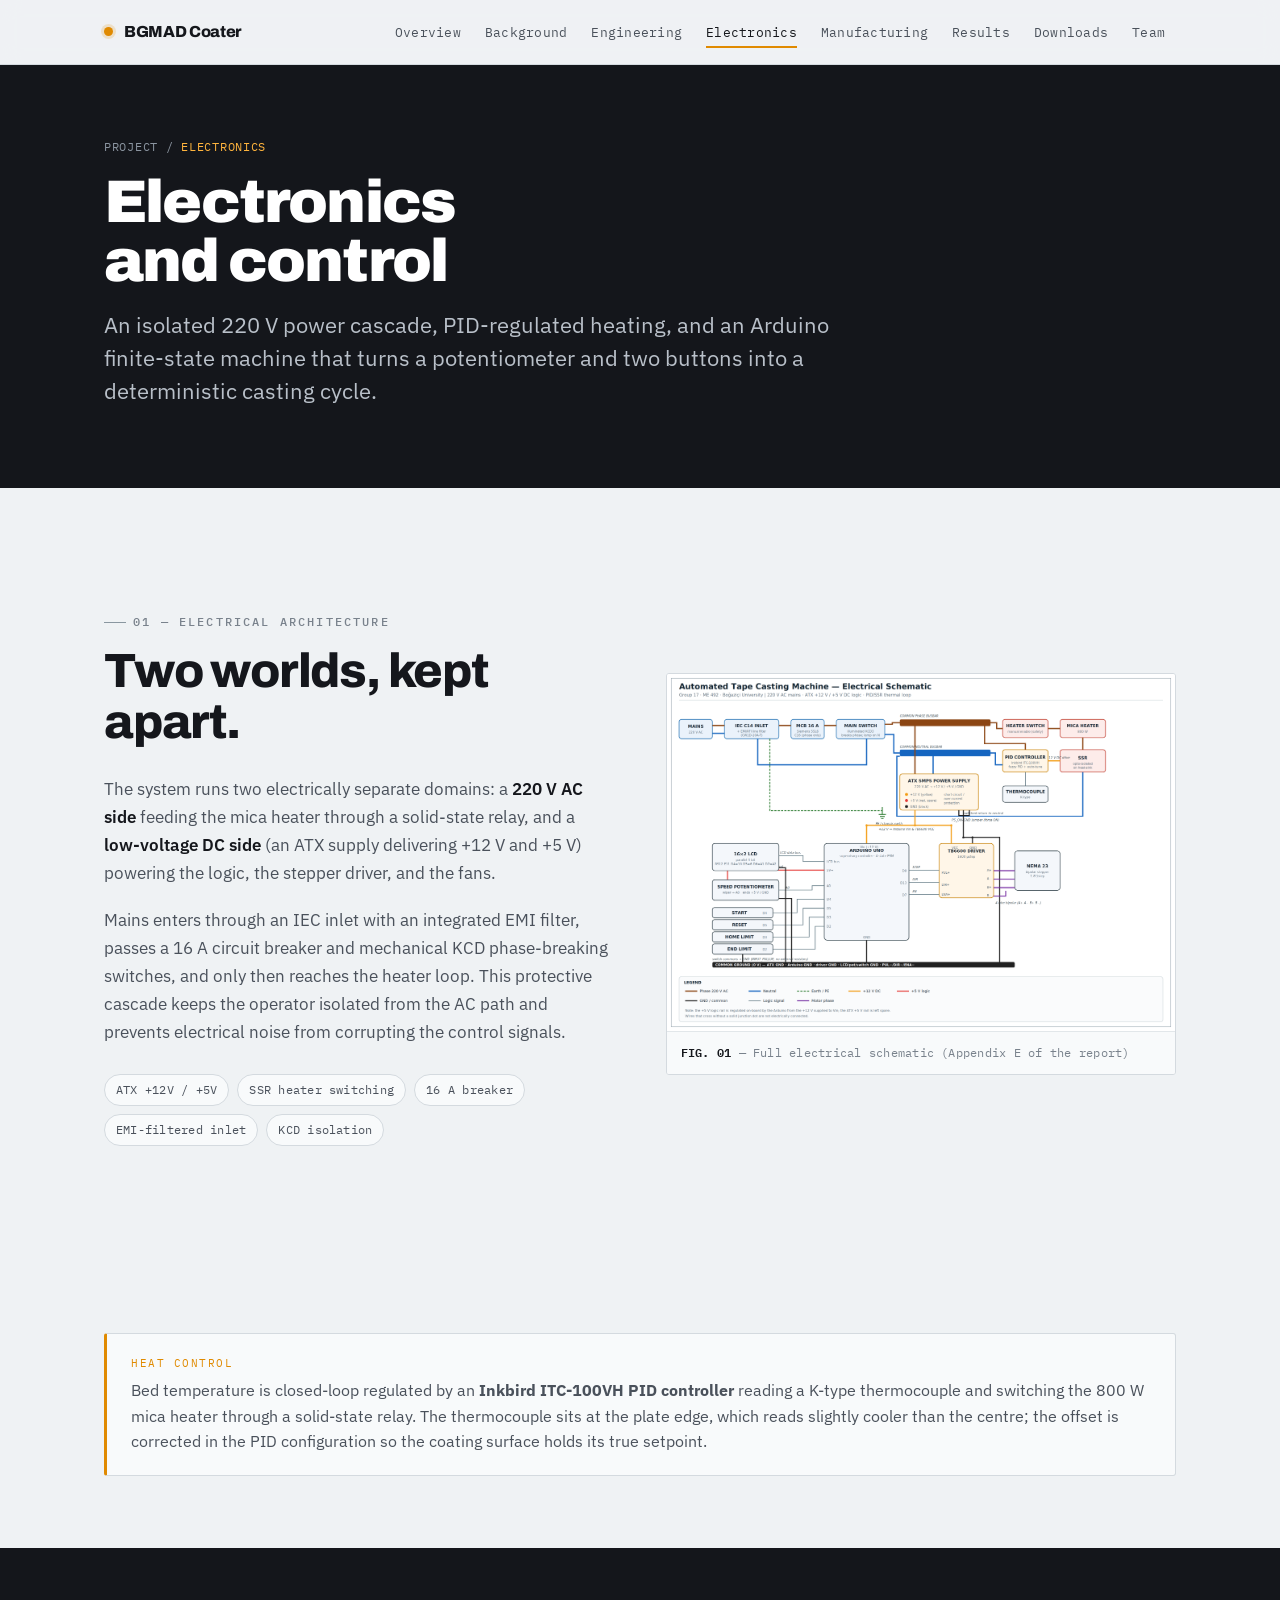
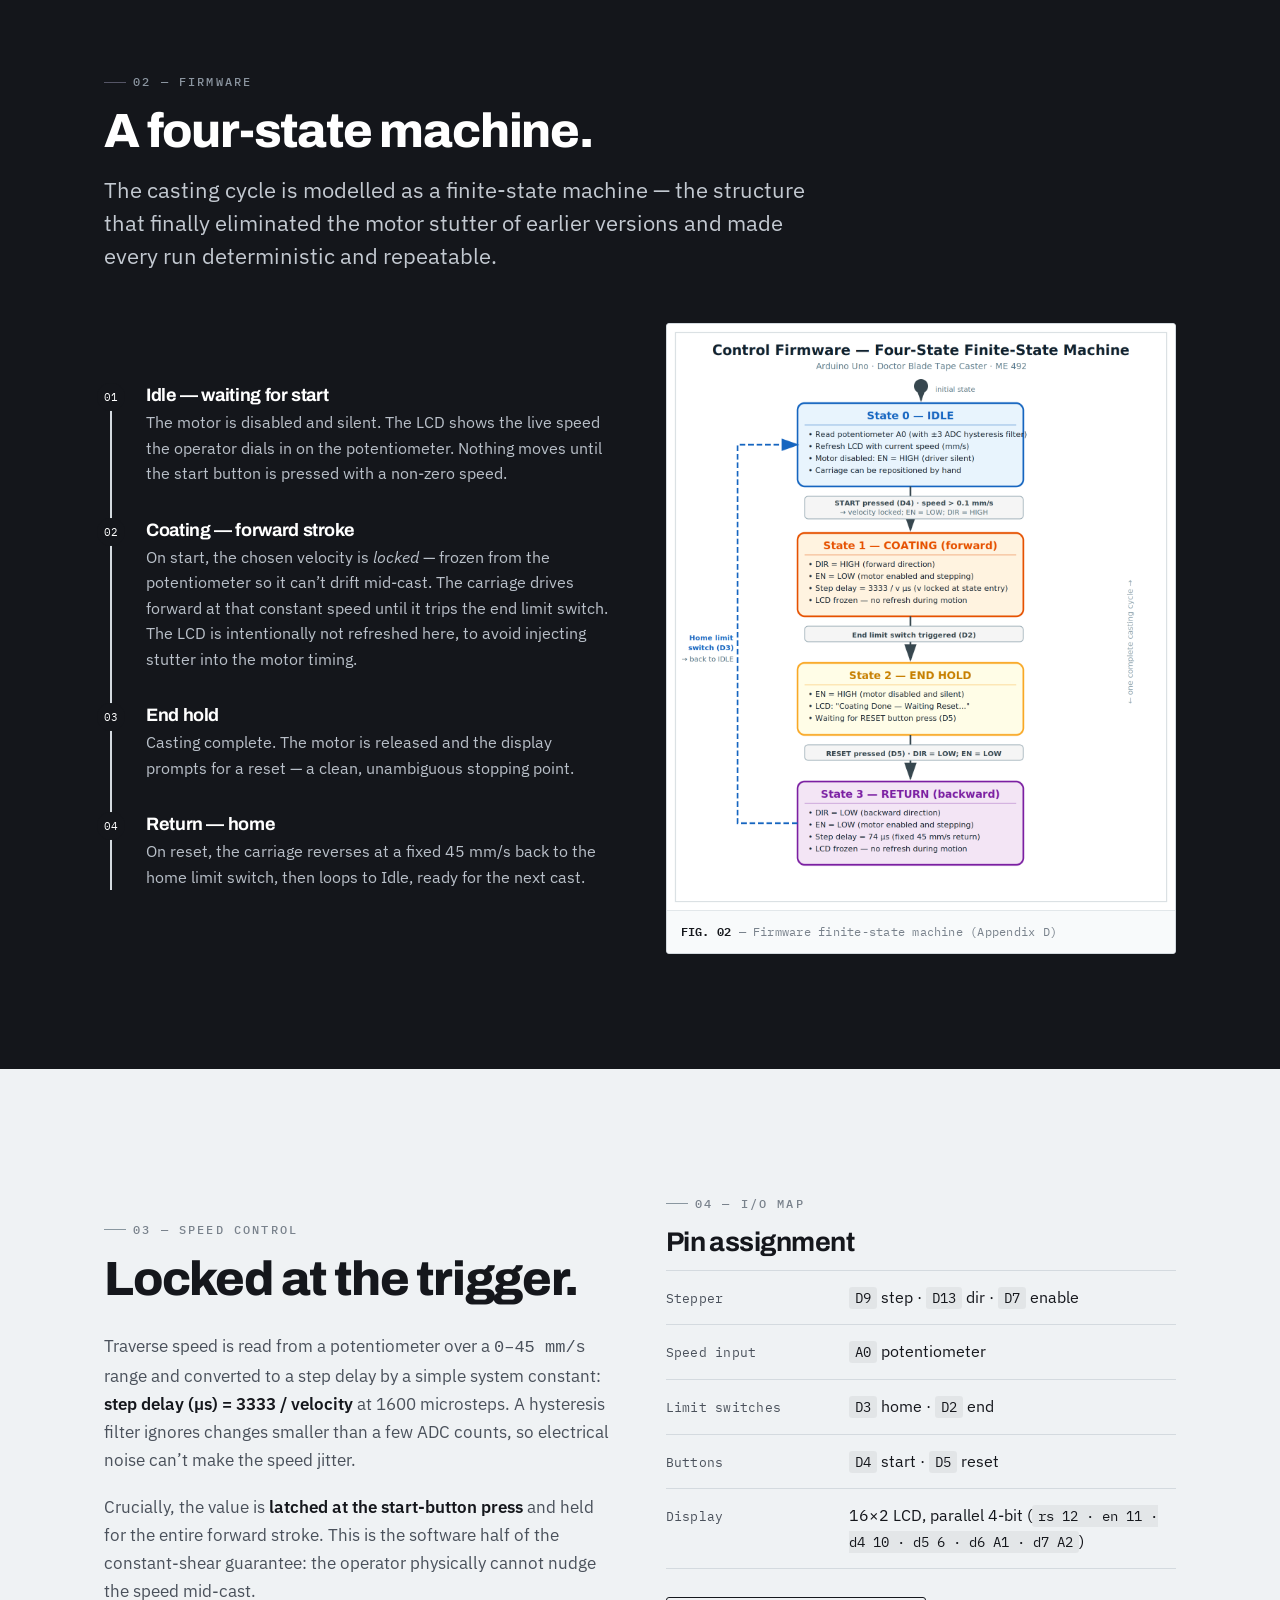
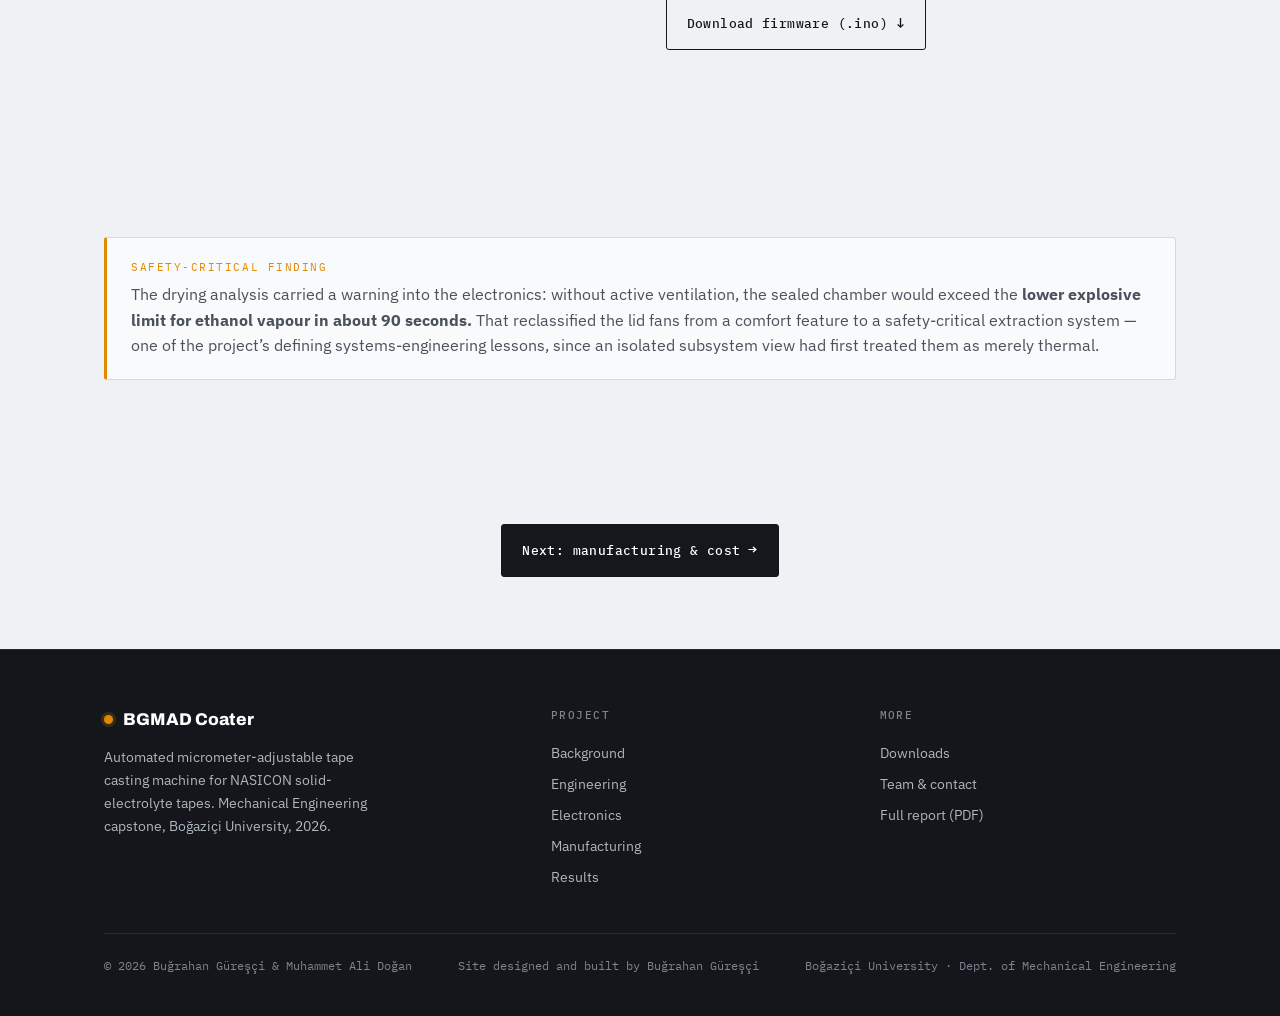
<file: electronics.html>
<!DOCTYPE html>
<html lang="en">
<head>
<meta charset="UTF-8">
<meta name="viewport" content="width=device-width,initial-scale=1">
<title>Electronics &amp; Control — BGMAD Tape Casting Machine</title>
<meta name="description" content="Electrical architecture, the 220V protective cascade, PID heat control, and the four-state Arduino finite-state machine that runs the casting cycle.">
<link rel="icon" type="image/svg+xml" href="favicon.svg">
<link rel="stylesheet" href="style.css">
</head>
<body>

<header class="masthead">
  <div class="masthead__in">
    <a class="brand" href="index.html"><span class="brand__tag"></span>BGMAD&nbsp;Coater</a>
    <button class="navtoggle" aria-label="Menu" onclick="document.getElementById('nav').classList.toggle('open')">≡</button>
    <nav class="nav" id="nav">
      <a href="index.html">Overview</a>
      <a href="background.html">Background</a>
      <a href="engineering.html">Engineering</a>
      <a href="electronics.html" class="active">Electronics</a>
      <a href="manufacturing.html">Manufacturing</a>
      <a href="results.html">Results</a>
      <a href="resources.html">Downloads</a>
      <a href="about.html">Team</a>
    </nav>
  </div>
</header>

<section class="pagehead">
  <div class="wrap">
    <div class="crumb">PROJECT / <span class="signal">ELECTRONICS</span></div>
    <h1 class="display">Electronics<br>and control</h1>
    <p class="lead">An isolated 220 V power cascade, PID-regulated heating, and an Arduino finite-state machine that turns a potentiometer and two buttons into a deterministic casting cycle.</p>
  </div>
</section>

<!-- ELECTRICAL ARCHITECTURE -->
<section class="section">
  <div class="wrap">
    <div class="split">
      <div>
        <span class="eyebrow">01 — Electrical architecture</span>
        <h2 class="mt-s">Two worlds, kept apart.</h2>
        <div class="prose mt-m">
          <p>The system runs two electrically separate domains: a <strong>220 V AC side</strong> feeding the mica heater through a solid-state relay, and a <strong>low-voltage DC side</strong> (an ATX supply delivering +12 V and +5 V) powering the logic, the stepper driver, and the fans.</p>
          <p>Mains enters through an IEC inlet with an integrated EMI filter, passes a 16 A circuit breaker and mechanical KCD phase-breaking switches, and only then reaches the heater loop. This protective cascade keeps the operator isolated from the AC path and prevents electrical noise from corrupting the control signals.</p>
        </div>
        <div class="tags mt-m">
          <span class="tag">ATX +12V / +5V</span>
          <span class="tag">SSR heater switching</span>
          <span class="tag">16 A breaker</span>
          <span class="tag">EMI-filtered inlet</span>
          <span class="tag">KCD isolation</span>
        </div>
      </div>
      <div class="figure">
        <img src="electrical_schematic.png" alt="Electrical schematic of the system">
        <div class="figure__cap"><b>FIG. 01</b> — Full electrical schematic (Appendix E of the report)</div>
      </div>
    </div>
  </div>
</section>

<!-- PID -->
<section class="section--tight">
  <div class="wrap">
    <div class="callout">
      <div class="callout__k">Heat control</div>
      <p>Bed temperature is closed-loop regulated by an <strong>Inkbird ITC-100VH PID controller</strong> reading a K-type thermocouple and switching the 800 W mica heater through a solid-state relay. The thermocouple sits at the plate edge, which reads slightly cooler than the centre; the offset is corrected in the PID configuration so the coating surface holds its true setpoint.</p>
    </div>
  </div>
</section>

<!-- FIRMWARE FSM -->
<section class="section dark">
  <div class="wrap">
    <div class="shead">
      <span class="eyebrow">02 — Firmware</span>
      <h2 class="mt-s" style="color:#fff">A four-state machine.</h2>
      <p class="lead">The casting cycle is modelled as a finite-state machine — the structure that finally eliminated the motor stutter of earlier versions and made every run deterministic and repeatable.</p>
    </div>
    <div class="split">
      <div>
        <div class="steps">
          <div class="step">
            <h4 style="color:#fff">Idle — waiting for start</h4>
            <p style="color:#B9C0C9">The motor is disabled and silent. The LCD shows the live speed the operator dials in on the potentiometer. Nothing moves until the start button is pressed with a non-zero speed.</p>
          </div>
          <div class="step">
            <h4 style="color:#fff">Coating — forward stroke</h4>
            <p style="color:#B9C0C9">On start, the chosen velocity is <em>locked</em> — frozen from the potentiometer so it can’t drift mid-cast. The carriage drives forward at that constant speed until it trips the end limit switch. The LCD is intentionally not refreshed here, to avoid injecting stutter into the motor timing.</p>
          </div>
          <div class="step">
            <h4 style="color:#fff">End hold</h4>
            <p style="color:#B9C0C9">Casting complete. The motor is released and the display prompts for a reset — a clean, unambiguous stopping point.</p>
          </div>
          <div class="step">
            <h4 style="color:#fff">Return — home</h4>
            <p style="color:#B9C0C9">On reset, the carriage reverses at a fixed 45 mm/s back to the home limit switch, then loops to Idle, ready for the next cast.</p>
          </div>
        </div>
      </div>
      <div class="figure">
        <img src="firmware_state_machine.png" alt="Firmware finite-state machine diagram">
        <div class="figure__cap"><b>FIG. 02</b> — Firmware finite-state machine (Appendix D)</div>
      </div>
    </div>
  </div>
</section>

<!-- SPEED CONTROL + PINOUT -->
<section class="section">
  <div class="wrap">
    <div class="split">
      <div>
        <span class="eyebrow">03 — Speed control</span>
        <h2 class="mt-s">Locked at the trigger.</h2>
        <div class="prose mt-m">
          <p>Traverse speed is read from a potentiometer over a <code>0–45 mm/s</code> range and converted to a step delay by a simple system constant: <strong>step delay (µs) = 3333 / velocity</strong> at 1600 microsteps. A hysteresis filter ignores changes smaller than a few ADC counts, so electrical noise can’t make the speed jitter.</p>
          <p>Crucially, the value is <strong>latched at the start-button press</strong> and held for the entire forward stroke. This is the software half of the constant-shear guarantee: the operator physically cannot nudge the speed mid-cast.</p>
        </div>
      </div>
      <div>
        <span class="eyebrow">04 — I/O map</span>
        <h3 class="mt-s">Pin assignment</h3>
        <div class="speclist mt-s">
          <div class="speclist__row"><div class="speclist__k">Stepper</div><div class="speclist__v"><code>D9</code> step · <code>D13</code> dir · <code>D7</code> enable</div></div>
          <div class="speclist__row"><div class="speclist__k">Speed input</div><div class="speclist__v"><code>A0</code> potentiometer</div></div>
          <div class="speclist__row"><div class="speclist__k">Limit switches</div><div class="speclist__v"><code>D3</code> home · <code>D2</code> end</div></div>
          <div class="speclist__row"><div class="speclist__k">Buttons</div><div class="speclist__v"><code>D4</code> start · <code>D5</code> reset</div></div>
          <div class="speclist__row"><div class="speclist__k">Display</div><div class="speclist__v">16×2 LCD, parallel 4-bit (<code>rs 12 · en 11 · d4 10 · d5 6 · d6 A1 · d7 A2</code>)</div></div>
        </div>
        <a class="btn btn--ghost mt-m" href="tape_casting_firmware_v4.ino" download>Download firmware (.ino) <span class="btn__arrow">↓</span></a>
      </div>
    </div>
  </div>
</section>

<!-- SAFETY-CRITICAL -->
<section class="section--tight">
  <div class="wrap">
    <div class="callout">
      <div class="callout__k">Safety-critical finding</div>
      <p>The drying analysis carried a warning into the electronics: without active ventilation, the sealed chamber would exceed the <strong>lower explosive limit for ethanol vapour in about 90 seconds.</strong> That reclassified the lid fans from a comfort feature to a safety-critical extraction system — one of the project’s defining systems-engineering lessons, since an isolated subsystem view had first treated them as merely thermal.</p>
    </div>
  </div>
</section>

<section class="section--tight">
  <div class="wrap center">
    <a class="btn" href="manufacturing.html">Next: manufacturing &amp; cost <span class="btn__arrow">→</span></a>
  </div>
</section>

<footer class="foot">
  <div class="wrap">
    <div class="foot__grid">
      <div>
        <div class="foot__brand"><span class="brand__tag"></span>BGMAD Coater</div>
        <p style="max-width:34ch;margin:0">Automated micrometer-adjustable tape casting machine for NASICON solid-electrolyte tapes. Mechanical Engineering capstone, Boğaziçi University, 2026.</p>
      </div>
      <div>
        <h5>Project</h5>
        <a href="background.html">Background</a>
        <a href="engineering.html">Engineering</a>
        <a href="electronics.html">Electronics</a>
        <a href="manufacturing.html">Manufacturing</a>
        <a href="results.html">Results</a>
      </div>
      <div>
        <h5>More</h5>
        <a href="resources.html">Downloads</a>
        <a href="about.html">Team &amp; contact</a>
        <a href="ME492_Report_Group17.pdf" target="_blank" rel="noopener">Full report (PDF)</a>
      </div>
    </div>
    <div class="foot__bar">
      <span>© 2026 Buğrahan Güreşçi &amp; Muhammet Ali Doğan</span>
      <span>Site designed and built by Buğrahan Güreşçi</span>
      <span>Boğaziçi University · Dept. of Mechanical Engineering</span>
    </div>
  </div>
</footer>

</body>
</html>
</file>
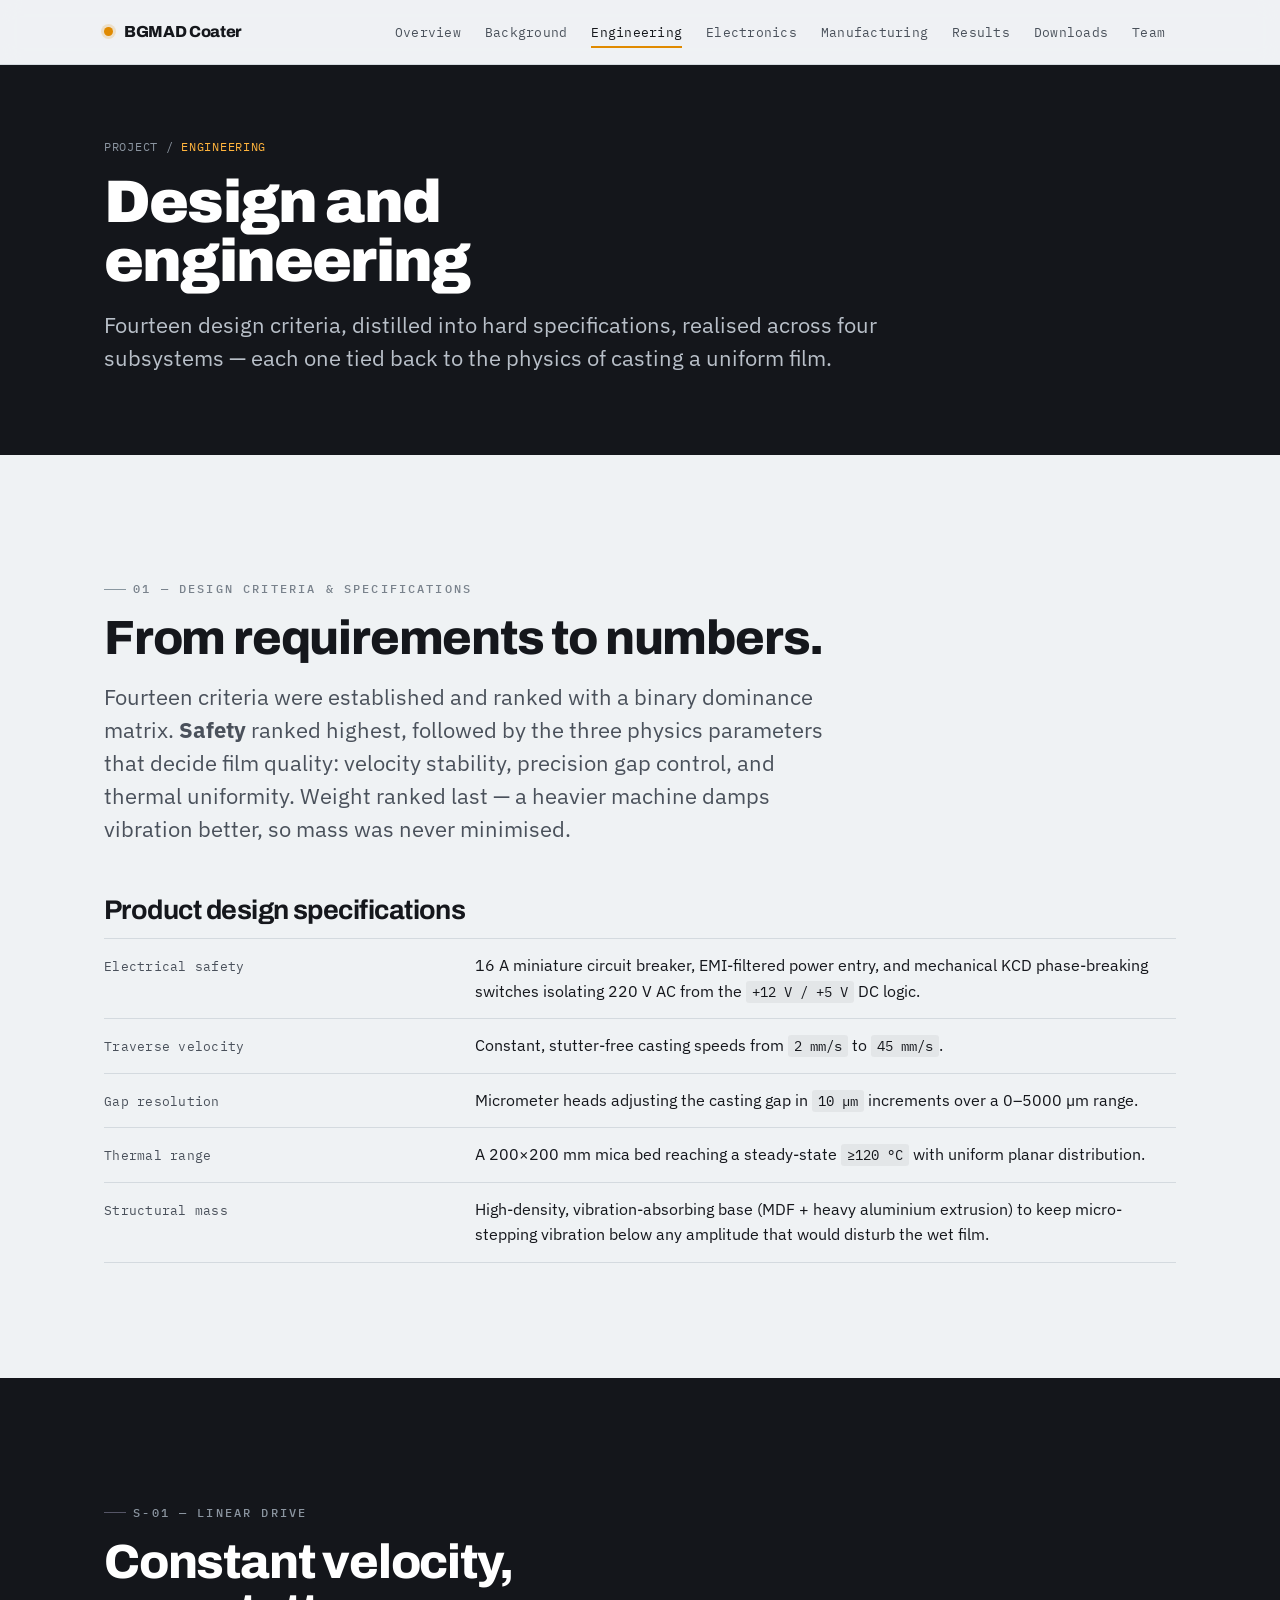
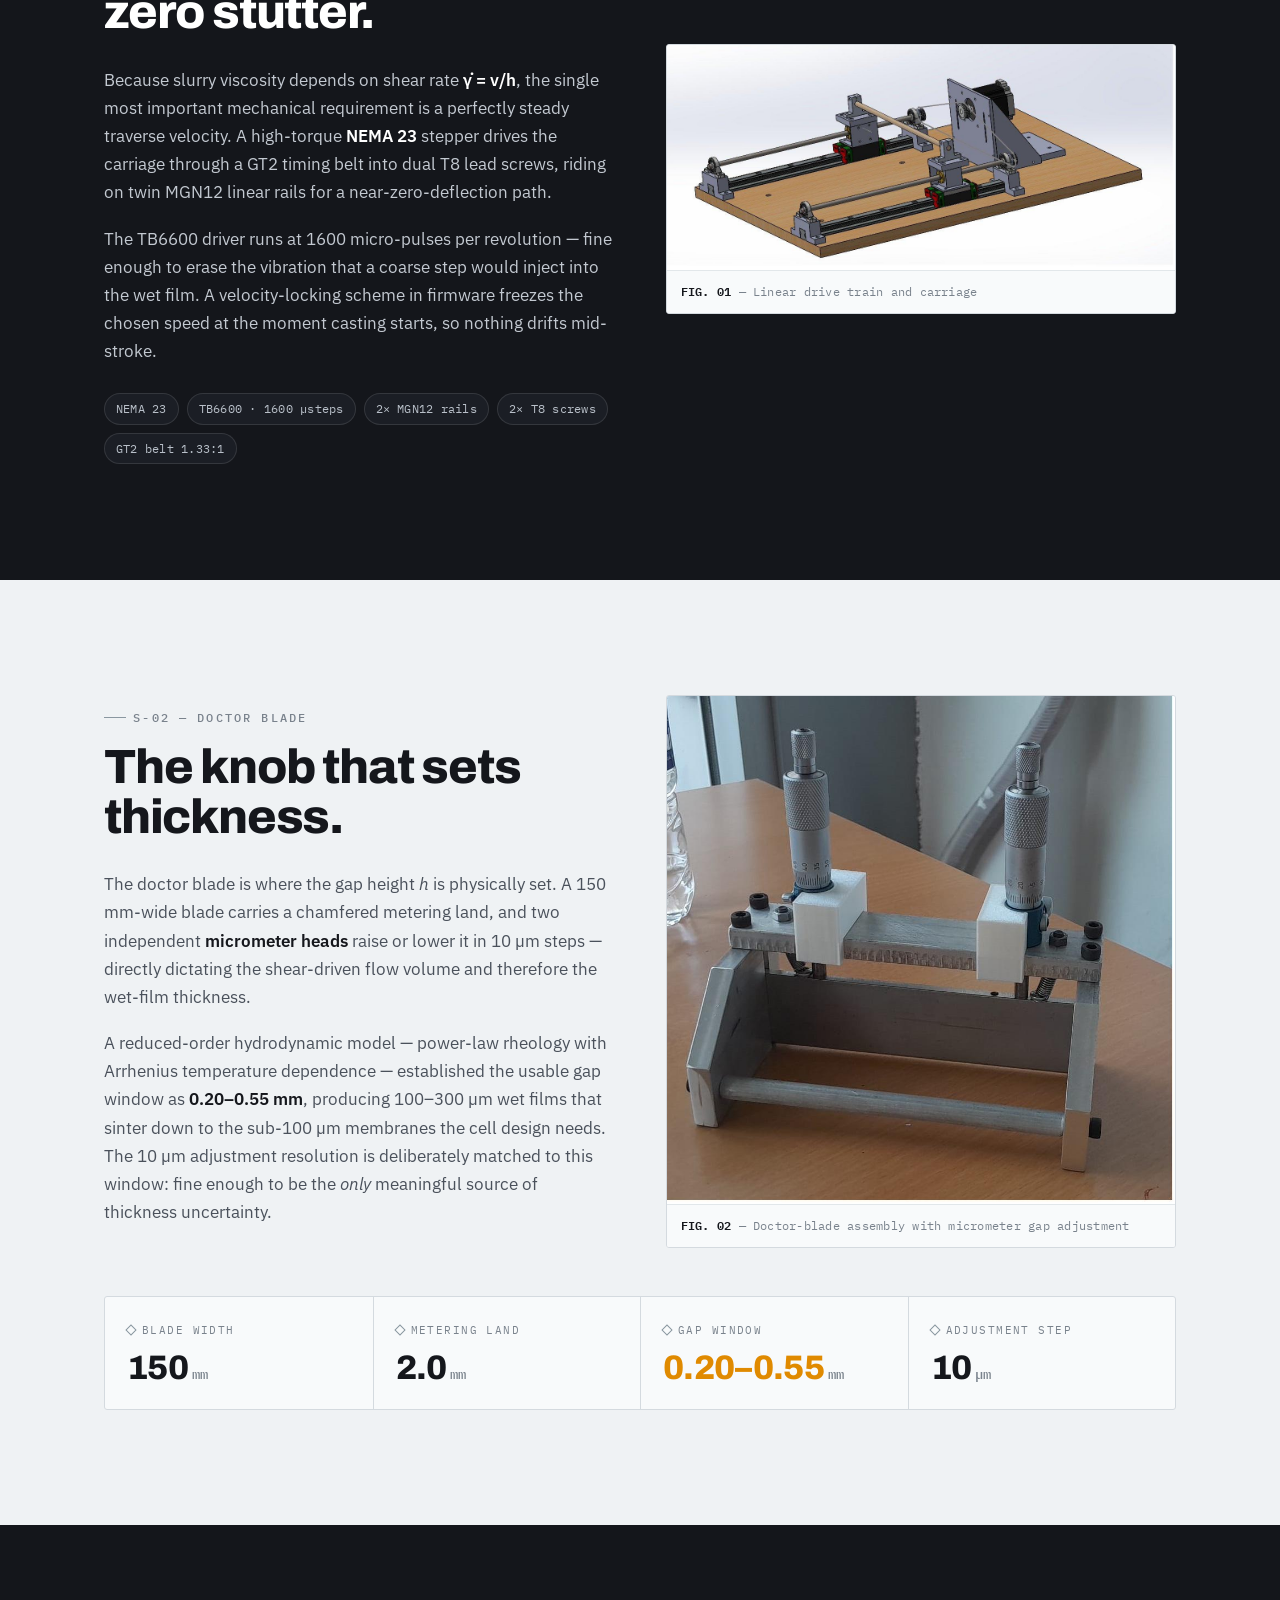
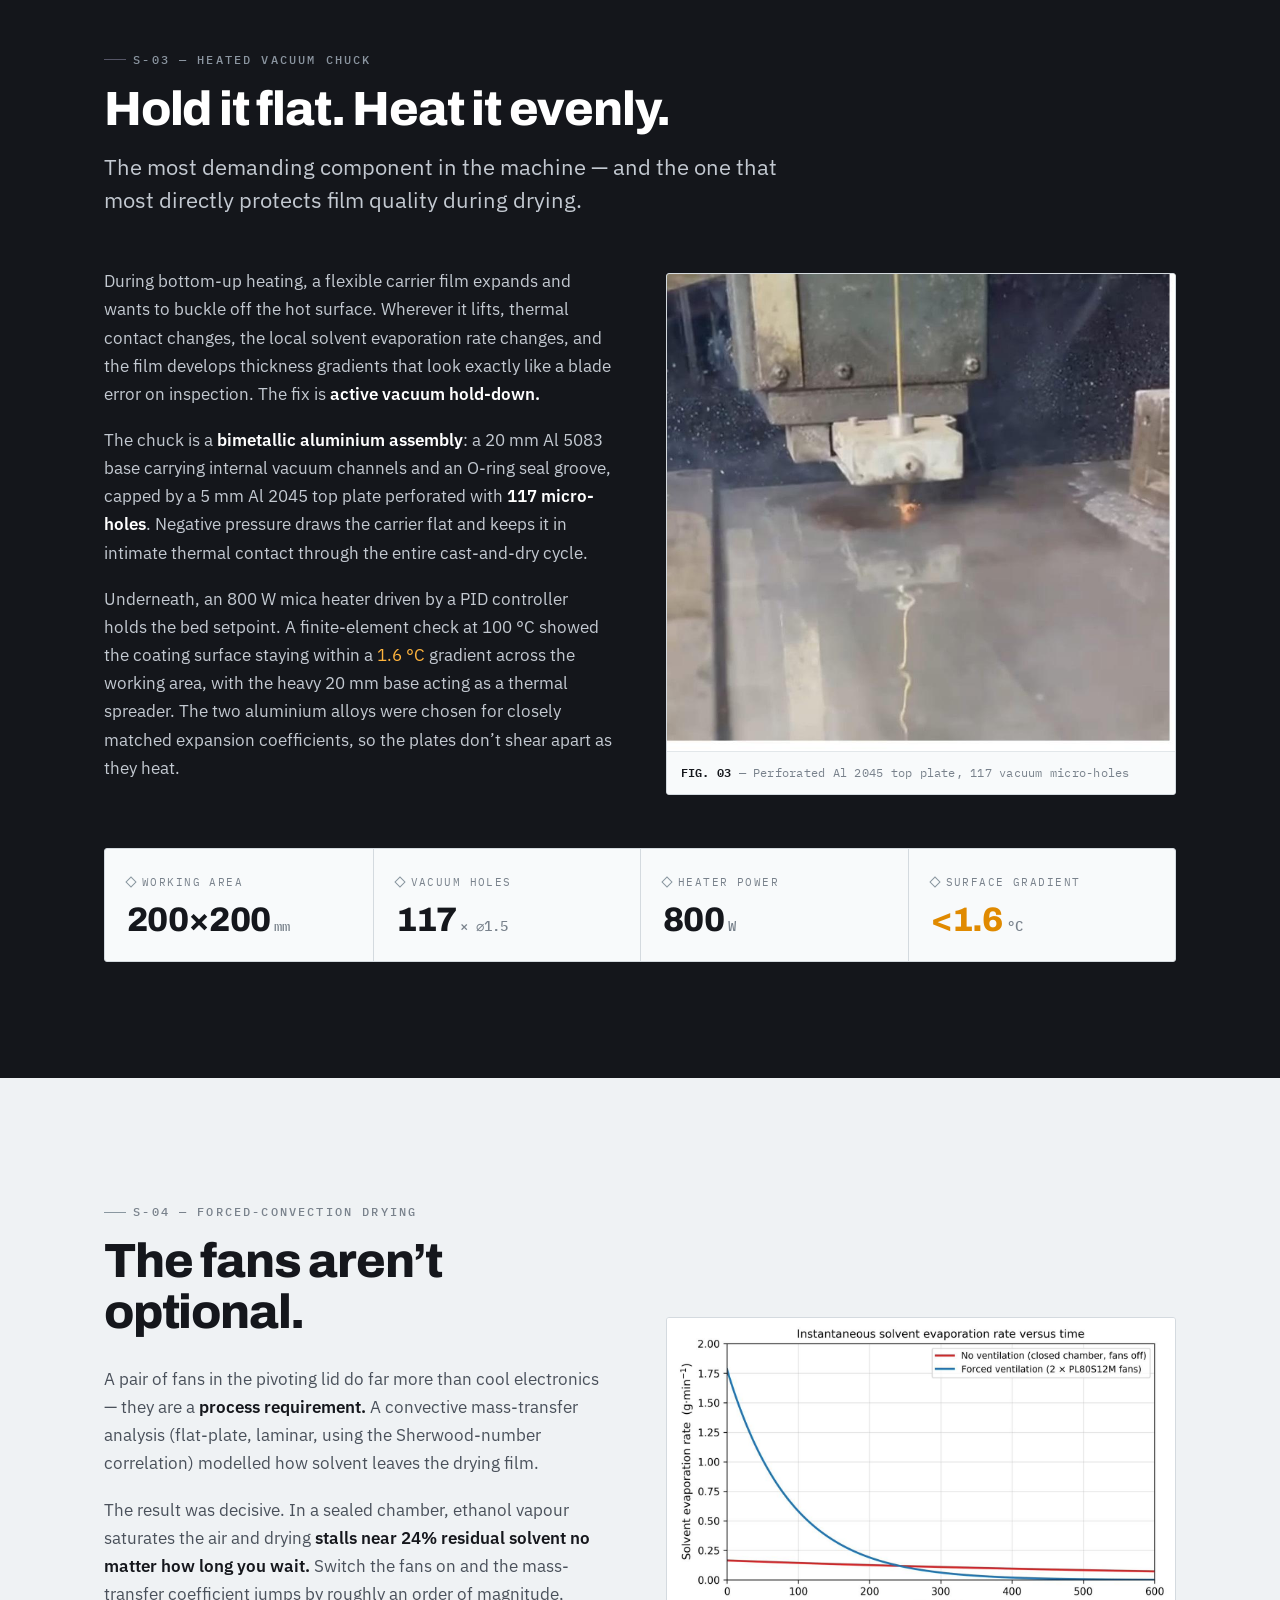
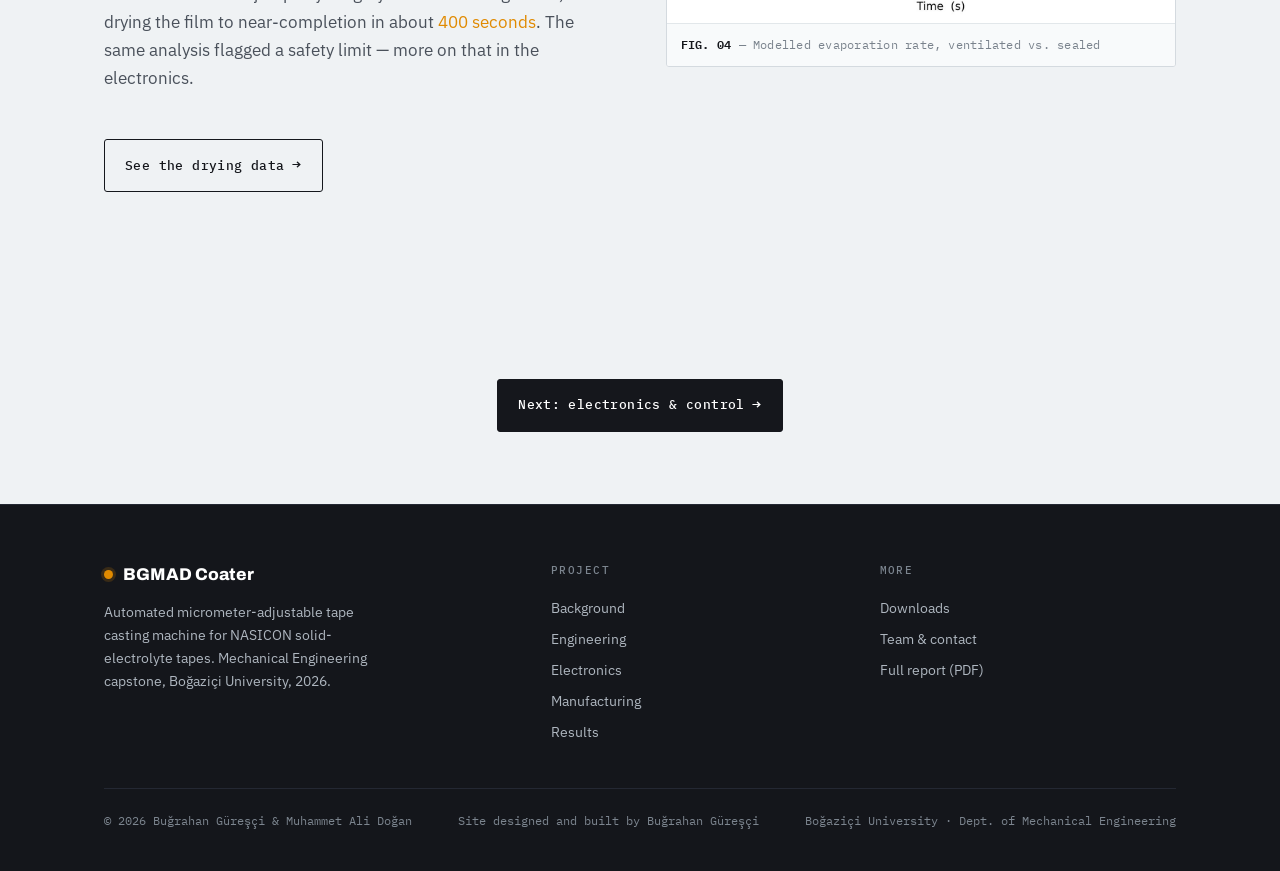
<file: engineering.html>
<!DOCTYPE html>
<html lang="en">
<head>
<meta charset="UTF-8">
<meta name="viewport" content="width=device-width,initial-scale=1">
<title>Design &amp; Engineering — BGMAD Tape Casting Machine</title>
<meta name="description" content="Design criteria, product design specifications, and the four core subsystems: linear drive, doctor blade, heated vacuum chuck, and thermal management.">
<link rel="icon" type="image/svg+xml" href="favicon.svg">
<link rel="stylesheet" href="style.css">
</head>
<body>

<header class="masthead">
  <div class="masthead__in">
    <a class="brand" href="index.html"><span class="brand__tag"></span>BGMAD&nbsp;Coater</a>
    <button class="navtoggle" aria-label="Menu" onclick="document.getElementById('nav').classList.toggle('open')">≡</button>
    <nav class="nav" id="nav">
      <a href="index.html">Overview</a>
      <a href="background.html">Background</a>
      <a href="engineering.html" class="active">Engineering</a>
      <a href="electronics.html">Electronics</a>
      <a href="manufacturing.html">Manufacturing</a>
      <a href="results.html">Results</a>
      <a href="resources.html">Downloads</a>
      <a href="about.html">Team</a>
    </nav>
  </div>
</header>

<section class="pagehead">
  <div class="wrap">
    <div class="crumb">PROJECT / <span class="signal">ENGINEERING</span></div>
    <h1 class="display">Design and<br>engineering</h1>
    <p class="lead">Fourteen design criteria, distilled into hard specifications, realised across four subsystems — each one tied back to the physics of casting a uniform film.</p>
  </div>
</section>

<!-- DESIGN CRITERIA -->
<section class="section">
  <div class="wrap">
    <div class="shead">
      <span class="eyebrow">01 — Design criteria &amp; specifications</span>
      <h2 class="mt-s">From requirements to numbers.</h2>
      <p class="lead">Fourteen criteria were established and ranked with a binary dominance matrix. <strong>Safety</strong> ranked highest, followed by the three physics parameters that decide film quality: velocity stability, precision gap control, and thermal uniformity. Weight ranked last — a heavier machine damps vibration better, so mass was never minimised.</p>
    </div>

    <h3>Product design specifications</h3>
    <div class="speclist mt-s">
      <div class="speclist__row">
        <div class="speclist__k">Electrical safety</div>
        <div class="speclist__v">16 A miniature circuit breaker, EMI-filtered power entry, and mechanical KCD phase-breaking switches isolating 220 V AC from the <code>+12 V / +5 V</code> DC logic.</div>
      </div>
      <div class="speclist__row">
        <div class="speclist__k">Traverse velocity</div>
        <div class="speclist__v">Constant, stutter-free casting speeds from <code>2 mm/s</code> to <code>45 mm/s</code>.</div>
      </div>
      <div class="speclist__row">
        <div class="speclist__k">Gap resolution</div>
        <div class="speclist__v">Micrometer heads adjusting the casting gap in <code>10 µm</code> increments over a 0–5000 µm range.</div>
      </div>
      <div class="speclist__row">
        <div class="speclist__k">Thermal range</div>
        <div class="speclist__v">A 200×200 mm mica bed reaching a steady-state <code>≥120 °C</code> with uniform planar distribution.</div>
      </div>
      <div class="speclist__row">
        <div class="speclist__k">Structural mass</div>
        <div class="speclist__v">High-density, vibration-absorbing base (MDF + heavy aluminium extrusion) to keep micro-stepping vibration below any amplitude that would disturb the wet film.</div>
      </div>
    </div>
  </div>
</section>

<!-- SUBSYSTEM: DRIVE -->
<section class="section dark" id="drive">
  <div class="wrap">
    <div class="split">
      <div>
        <span class="eyebrow">S-01 — Linear drive</span>
        <h2 class="mt-s" style="color:#fff">Constant velocity, zero stutter.</h2>
        <div class="prose mt-m">
          <p style="color:#C3C9D1">Because slurry viscosity depends on shear rate <strong style="color:#fff">γ̇ = v/h</strong>, the single most important mechanical requirement is a perfectly steady traverse velocity. A high-torque <strong style="color:#fff">NEMA 23</strong> stepper drives the carriage through a GT2 timing belt into dual T8 lead screws, riding on twin MGN12 linear rails for a near-zero-deflection path.</p>
          <p style="color:#C3C9D1">The TB6600 driver runs at 1600 micro-pulses per revolution — fine enough to erase the vibration that a coarse step would inject into the wet film. A velocity-locking scheme in firmware freezes the chosen speed at the moment casting starts, so nothing drifts mid-stroke.</p>
        </div>
        <div class="tags mt-m">
          <span class="tag">NEMA 23</span><span class="tag">TB6600 · 1600 µsteps</span>
          <span class="tag">2× MGN12 rails</span><span class="tag">2× T8 screws</span><span class="tag">GT2 belt 1.33:1</span>
        </div>
      </div>
      <div class="figure">
        <img src="drive_subsystem.png" alt="Drive subsystem diagram">
        <div class="figure__cap"><b>FIG. 01</b> — Linear drive train and carriage</div>
      </div>
    </div>
  </div>
</section>

<!-- SUBSYSTEM: BLADE -->
<section class="section" id="blade">
  <div class="wrap">
    <div class="split split--rev">
      <div>
        <span class="eyebrow">S-02 — Doctor blade</span>
        <h2 class="mt-s">The knob that sets thickness.</h2>
        <div class="prose mt-m">
          <p>The doctor blade is where the gap height <em>h</em> is physically set. A 150 mm-wide blade carries a chamfered metering land, and two independent <strong>micrometer heads</strong> raise or lower it in 10 µm steps — directly dictating the shear-driven flow volume and therefore the wet-film thickness.</p>
          <p>A reduced-order hydrodynamic model — power-law rheology with Arrhenius temperature dependence — established the usable gap window as <strong>0.20–0.55 mm</strong>, producing 100–300 µm wet films that sinter down to the sub-100 µm membranes the cell design needs. The 10 µm adjustment resolution is deliberately matched to this window: fine enough to be the <em>only</em> meaningful source of thickness uncertainty.</p>
        </div>
      </div>
      <div class="figure">
        <img src="Doctor_blade.jpeg" alt="Doctor blade assembly">
        <div class="figure__cap"><b>FIG. 02</b> — Doctor-blade assembly with micrometer gap adjustment</div>
      </div>
    </div>

    <div class="dimset mt-l">
      <div class="dim">
        <div class="dim__label">Blade width</div>
        <div class="dim__val">150<span class="u">mm</span></div>
      </div>
      <div class="dim">
        <div class="dim__label">Metering land</div>
        <div class="dim__val">2.0<span class="u">mm</span></div>
      </div>
      <div class="dim">
        <div class="dim__label">Gap window</div>
        <div class="dim__val is-signal">0.20–0.55<span class="u">mm</span></div>
      </div>
      <div class="dim">
        <div class="dim__label">Adjustment step</div>
        <div class="dim__val">10<span class="u">µm</span></div>
      </div>
    </div>
  </div>
</section>

<!-- SUBSYSTEM: CHUCK -->
<section class="section dark" id="chuck">
  <div class="wrap">
    <div class="shead">
      <span class="eyebrow">S-03 — Heated vacuum chuck</span>
      <h2 class="mt-s" style="color:#fff">Hold it flat. Heat it evenly.</h2>
      <p class="lead">The most demanding component in the machine — and the one that most directly protects film quality during drying.</p>
    </div>
    <div class="split">
      <div>
        <div class="prose">
          <p style="color:#C3C9D1">During bottom-up heating, a flexible carrier film expands and wants to buckle off the hot surface. Wherever it lifts, thermal contact changes, the local solvent evaporation rate changes, and the film develops thickness gradients that look exactly like a blade error on inspection. The fix is <strong style="color:#fff">active vacuum hold-down.</strong></p>
          <p style="color:#C3C9D1">The chuck is a <strong style="color:#fff">bimetallic aluminium assembly</strong>: a 20 mm Al 5083 base carrying internal vacuum channels and an O-ring seal groove, capped by a 5 mm Al 2045 top plate perforated with <strong style="color:#fff">117 micro-holes</strong>. Negative pressure draws the carrier flat and keeps it in intimate thermal contact through the entire cast-and-dry cycle.</p>
          <p style="color:#C3C9D1">Underneath, an 800 W mica heater driven by a PID controller holds the bed setpoint. A finite-element check at 100 °C showed the coating surface staying within a <span class="signal">1.6 °C</span> gradient across the working area, with the heavy 20 mm base acting as a thermal spreader. The two aluminium alloys were chosen for closely matched expansion coefficients, so the plates don’t shear apart as they heat.</p>
        </div>
      </div>
      <div class="figure">
        <img src="production_of_top_plate.jpeg" alt="Vacuum chuck top plate with micro-holes">
        <div class="figure__cap"><b>FIG. 03</b> — Perforated Al 2045 top plate, 117 vacuum micro-holes</div>
      </div>
    </div>
    <div class="dimset mt-l">
      <div class="dim">
        <div class="dim__label">Working area</div>
        <div class="dim__val">200×200<span class="u">mm</span></div>
      </div>
      <div class="dim">
        <div class="dim__label">Vacuum holes</div>
        <div class="dim__val">117<span class="u">× ⌀1.5</span></div>
      </div>
      <div class="dim">
        <div class="dim__label">Heater power</div>
        <div class="dim__val">800<span class="u">W</span></div>
      </div>
      <div class="dim">
        <div class="dim__label">Surface gradient</div>
        <div class="dim__val is-signal">&lt;1.6<span class="u">°C</span></div>
      </div>
    </div>
  </div>
</section>

<!-- SUBSYSTEM: DRYING -->
<section class="section">
  <div class="wrap">
    <div class="split split--rev">
      <div>
        <span class="eyebrow">S-04 — Forced-convection drying</span>
        <h2 class="mt-s">The fans aren’t optional.</h2>
        <div class="prose mt-m">
          <p>A pair of fans in the pivoting lid do far more than cool electronics — they are a <strong>process requirement.</strong> A convective mass-transfer analysis (flat-plate, laminar, using the Sherwood-number correlation) modelled how solvent leaves the drying film.</p>
          <p>The result was decisive. In a sealed chamber, ethanol vapour saturates the air and drying <strong>stalls near 24% residual solvent no matter how long you wait.</strong> Switch the fans on and the mass-transfer coefficient jumps by roughly an order of magnitude, drying the film to near-completion in about <span class="signal">400 seconds</span>. The same analysis flagged a safety limit — more on that in the electronics.</p>
        </div>
        <a class="btn btn--ghost mt-m" href="results.html">See the drying data <span class="btn__arrow">→</span></a>
      </div>
      <div class="figure">
        <img src="evaporation_rate_1.png" alt="Evaporation rate versus time graph">
        <div class="figure__cap"><b>FIG. 04</b> — Modelled evaporation rate, ventilated vs. sealed</div>
      </div>
    </div>
  </div>
</section>

<section class="section--tight">
  <div class="wrap center">
    <a class="btn" href="electronics.html">Next: electronics &amp; control <span class="btn__arrow">→</span></a>
  </div>
</section>

<footer class="foot">
  <div class="wrap">
    <div class="foot__grid">
      <div>
        <div class="foot__brand"><span class="brand__tag"></span>BGMAD Coater</div>
        <p style="max-width:34ch;margin:0">Automated micrometer-adjustable tape casting machine for NASICON solid-electrolyte tapes. Mechanical Engineering capstone, Boğaziçi University, 2026.</p>
      </div>
      <div>
        <h5>Project</h5>
        <a href="background.html">Background</a>
        <a href="engineering.html">Engineering</a>
        <a href="electronics.html">Electronics</a>
        <a href="manufacturing.html">Manufacturing</a>
        <a href="results.html">Results</a>
      </div>
      <div>
        <h5>More</h5>
        <a href="resources.html">Downloads</a>
        <a href="about.html">Team &amp; contact</a>
        <a href="ME492_Report_Group17.pdf" target="_blank" rel="noopener">Full report (PDF)</a>
      </div>
    </div>
    <div class="foot__bar">
      <span>© 2026 Buğrahan Güreşçi &amp; Muhammet Ali Doğan</span>
      <span>Site designed and built by Buğrahan Güreşçi</span>
      <span>Boğaziçi University · Dept. of Mechanical Engineering</span>
    </div>
  </div>
</footer>

</body>
</html>
</file>
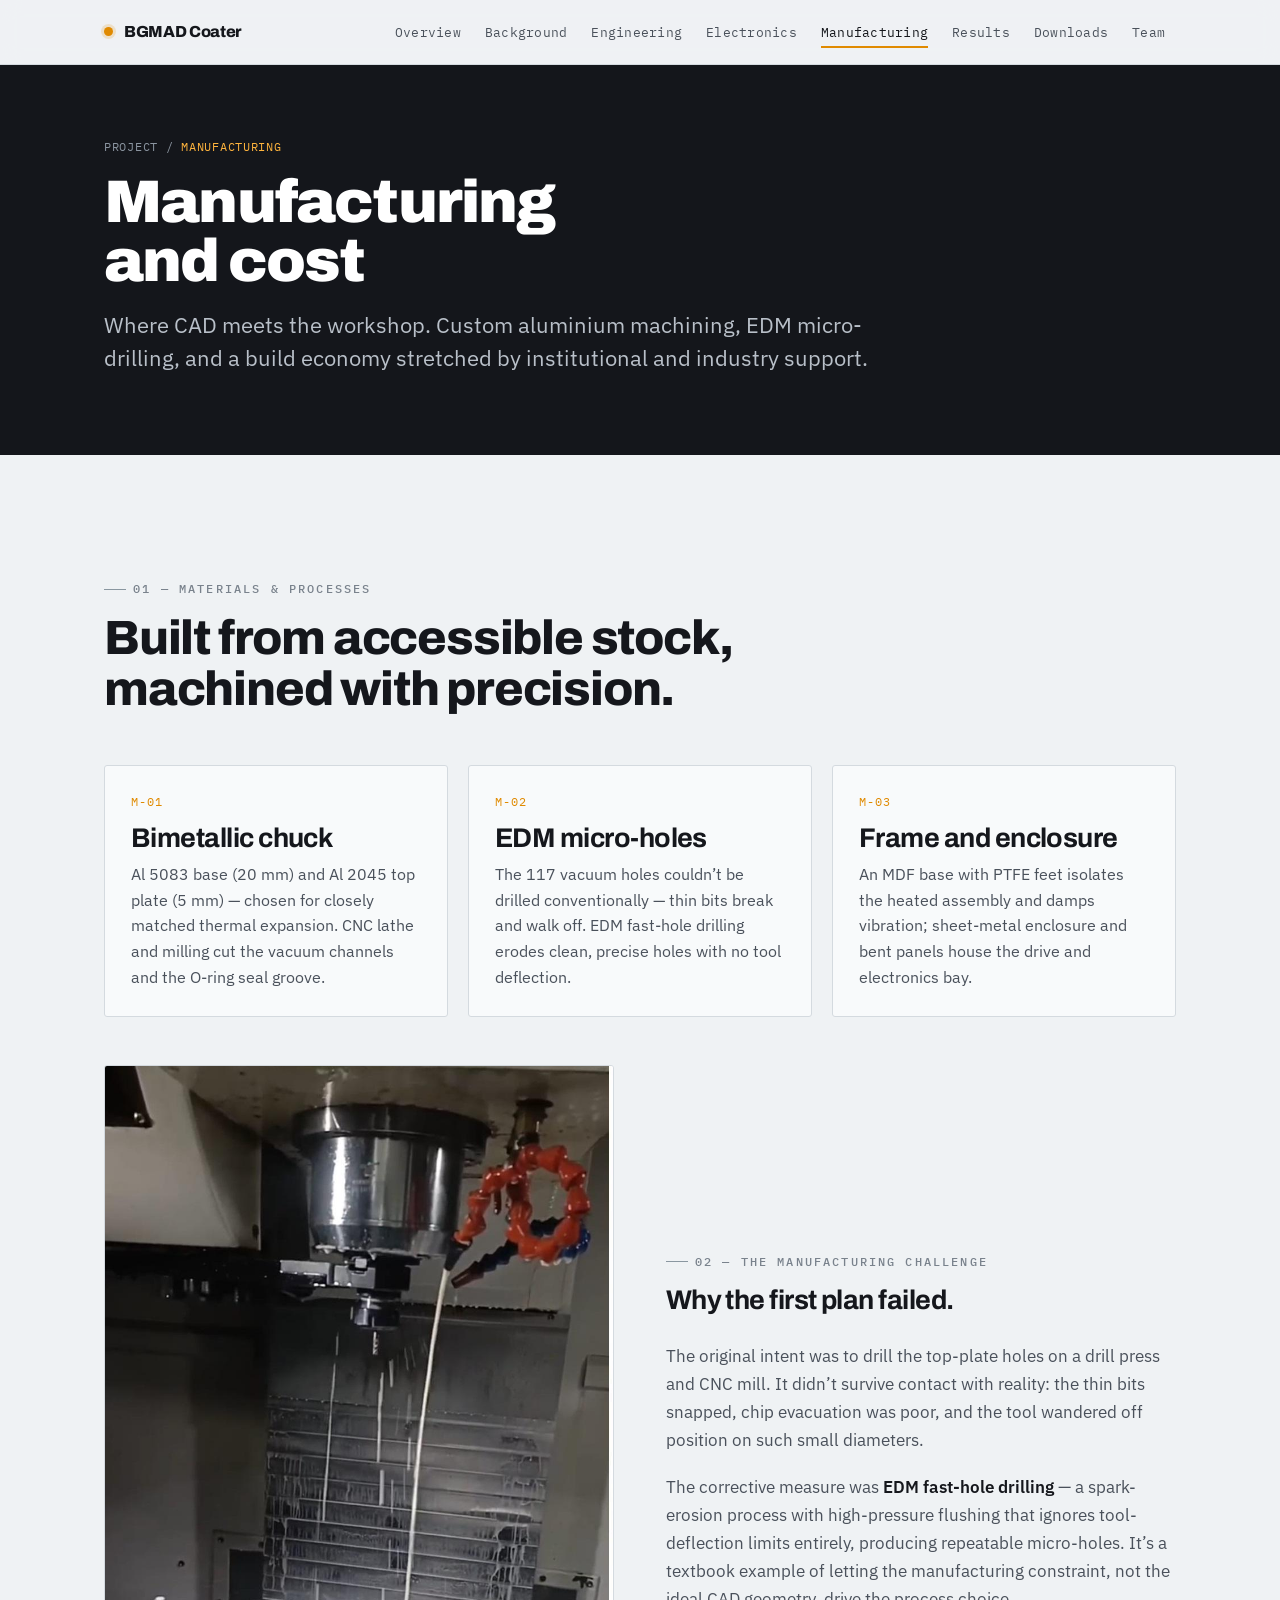
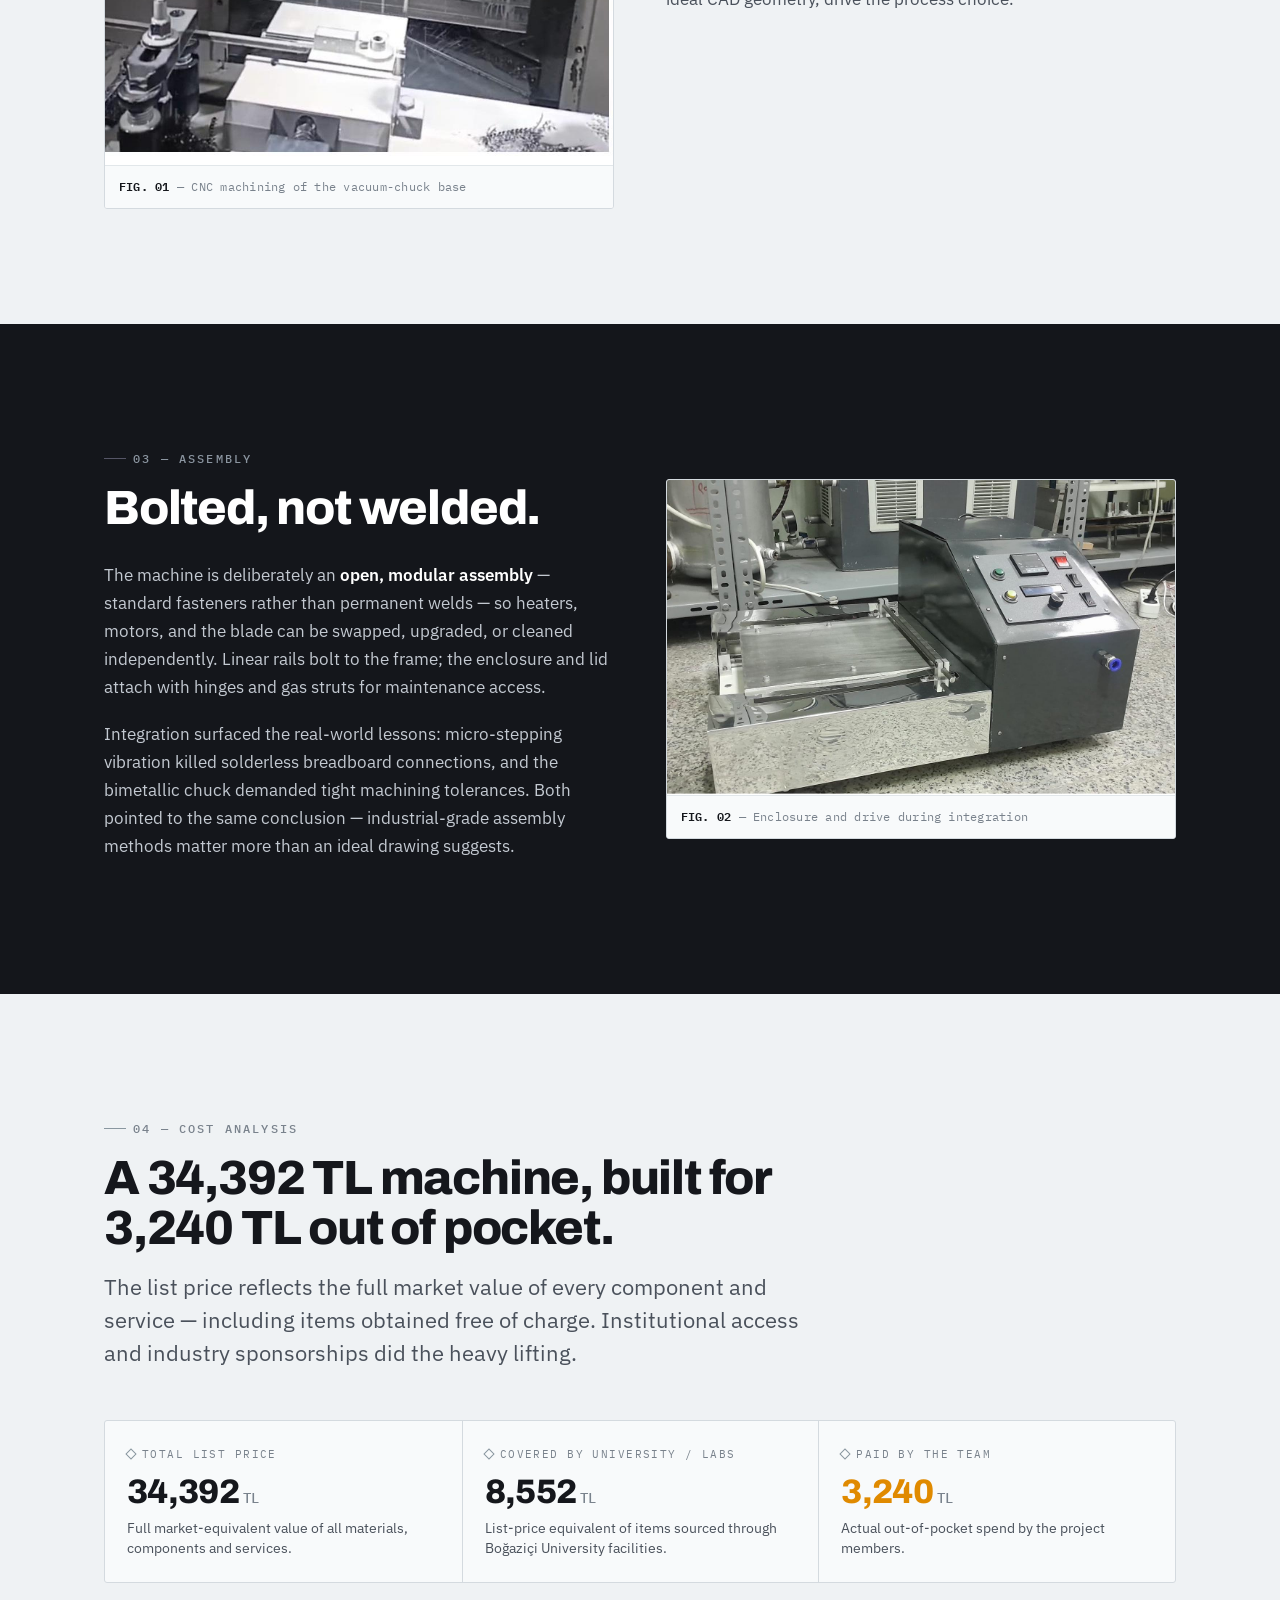
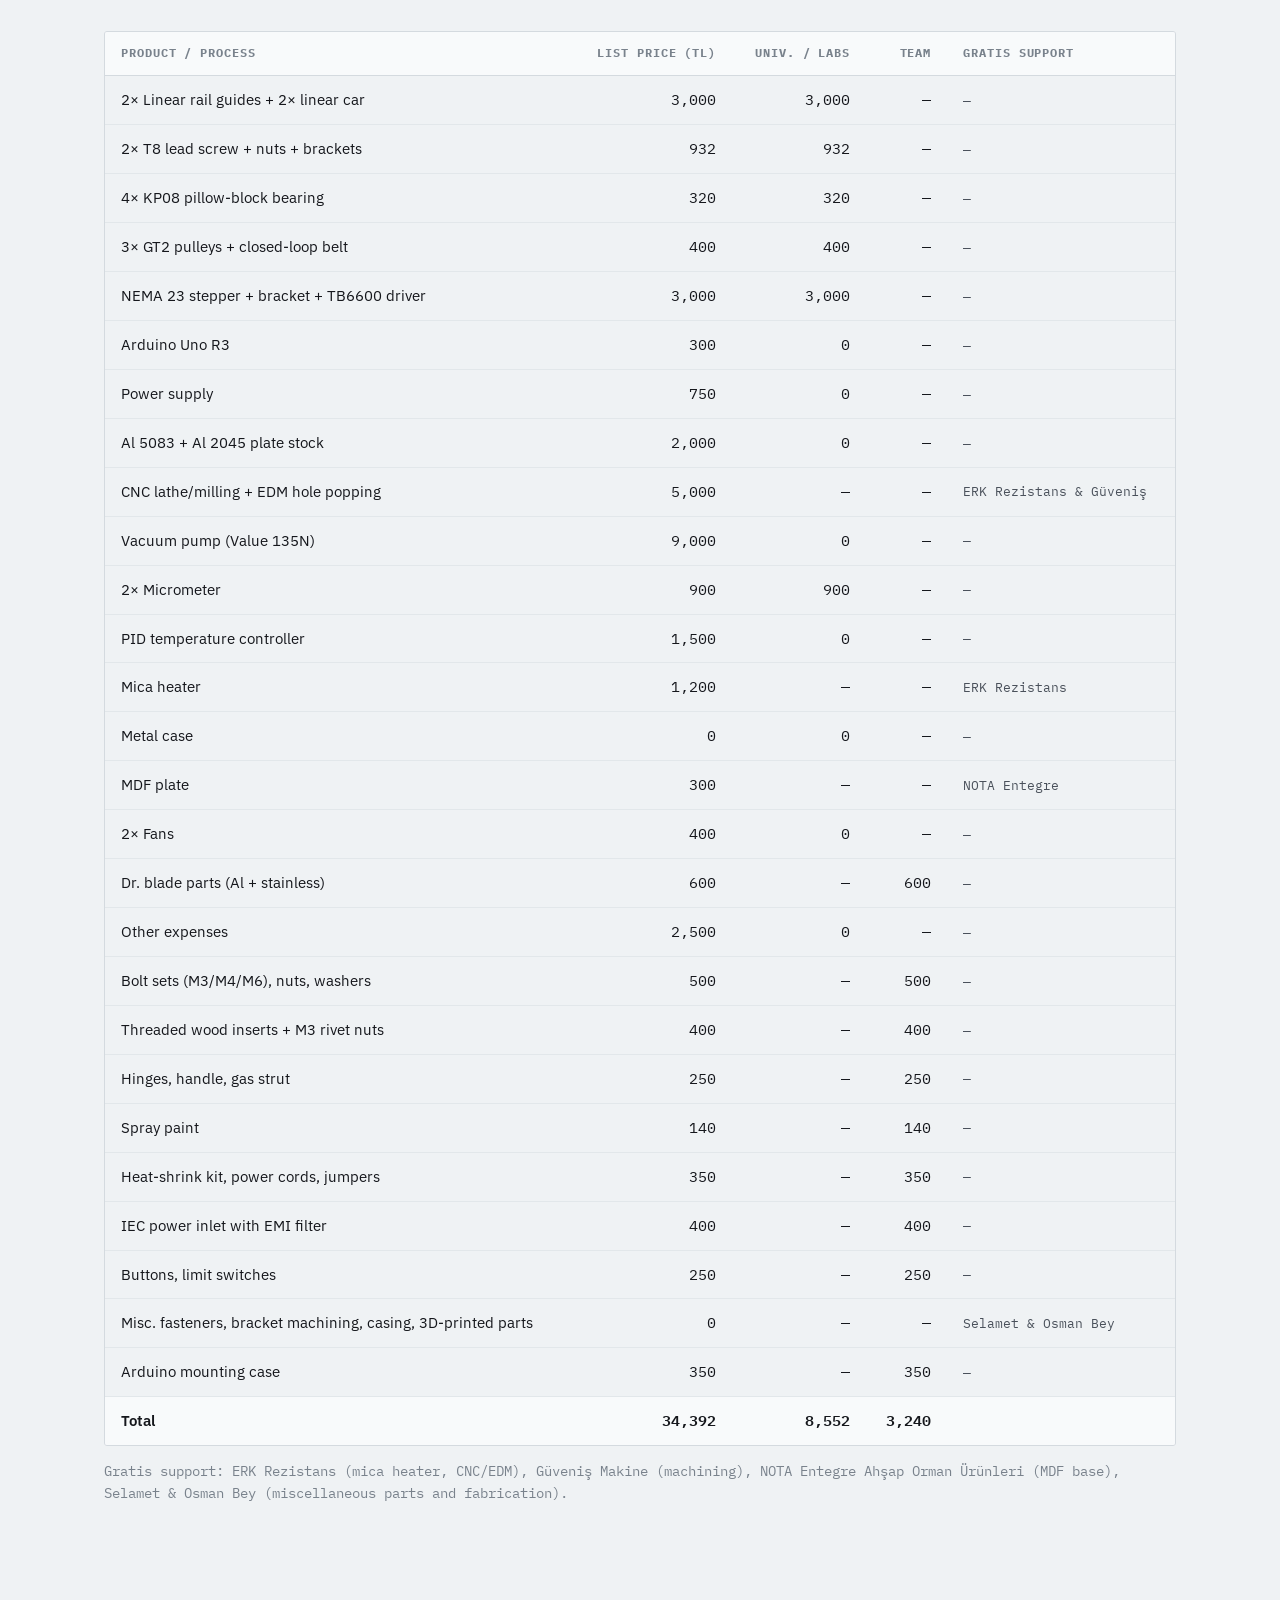
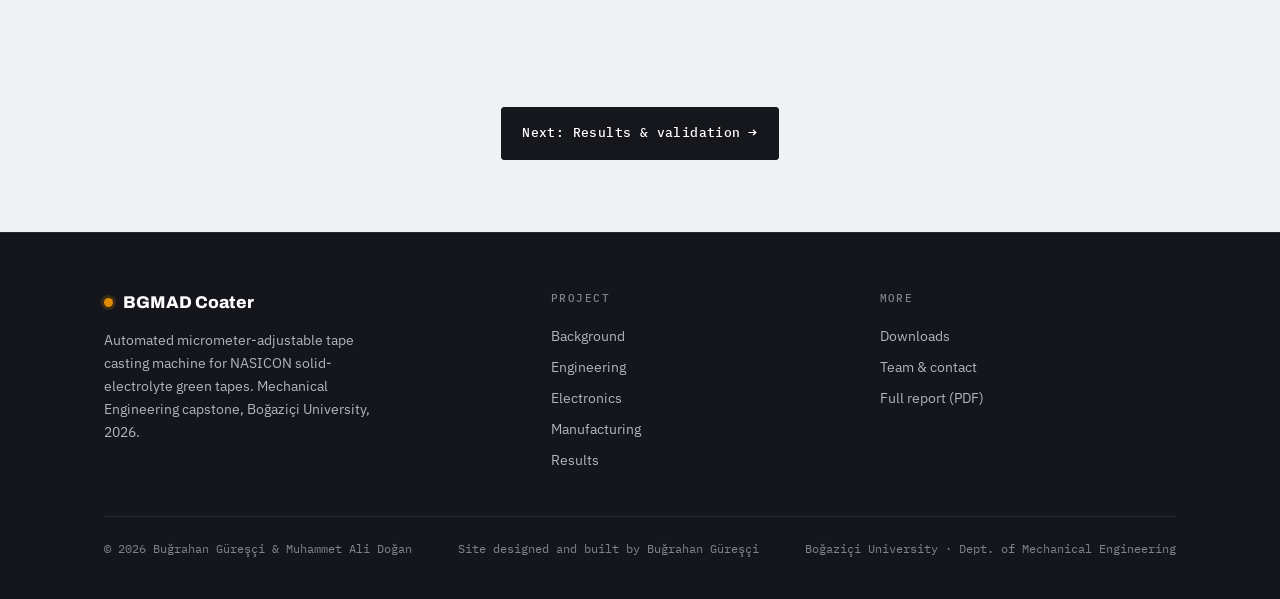
<file: manufacturing.html>
<!DOCTYPE html>
<html lang="en">
<head>
<meta charset="UTF-8">
<meta name="viewport" content="width=device-width,initial-scale=1">
<title>Manufacturing &amp; Cost — BGMAD Tape Casting Machine</title>
<meta name="description" content="Material selection, manufacturing processes including EDM fast-hole drilling, assembly, the challenges overcome, and the full project cost breakdown.">
<link rel="icon" type="image/svg+xml" href="favicon.svg">
<link rel="stylesheet" href="style.css">
</head>
<body>

<header class="masthead">
  <div class="masthead__in">
    <a class="brand" href="index.html"><span class="brand__tag"></span>BGMAD&nbsp;Coater</a>
    <button class="navtoggle" aria-label="Menu" onclick="document.getElementById('nav').classList.toggle('open')">≡</button>
    <nav class="nav" id="nav">
      <a href="index.html">Overview</a>
      <a href="background.html">Background</a>
      <a href="engineering.html">Engineering</a>
      <a href="electronics.html">Electronics</a>
      <a href="manufacturing.html" class="active">Manufacturing</a>
      <a href="results.html">Results</a>
      <a href="resources.html">Downloads</a>
      <a href="about.html">Team</a>
    </nav>
  </div>
</header>

<section class="pagehead">
  <div class="wrap">
    <div class="crumb">PROJECT / <span class="signal">MANUFACTURING</span></div>
    <h1 class="display">Manufacturing<br>and cost</h1>
    <p class="lead">Where CAD meets the workshop. Custom aluminium machining, EDM micro-drilling, and a build economy stretched by institutional and industry support.</p>
  </div>
</section>

<!-- MATERIALS & PROCESSES -->
<section class="section">
  <div class="wrap">
    <div class="shead">
      <span class="eyebrow">01 — Materials &amp; processes</span>
      <h2 class="mt-s">Built from accessible stock, machined with precision.</h2>
    </div>
    <div class="grid grid-3">
      <div class="card">
        <span class="card__idx">M-01</span>
        <h3>Bimetallic chuck</h3>
        <p>Al 5083 base (20 mm) and Al 2045 top plate (5 mm) — chosen for closely matched thermal expansion. CNC lathe and milling cut the vacuum channels and the O-ring seal groove.</p>
      </div>
      <div class="card">
        <span class="card__idx">M-02</span>
        <h3>EDM micro-holes</h3>
        <p>The 117 vacuum holes couldn’t be drilled conventionally — thin bits break and walk off. EDM fast-hole drilling erodes clean, precise holes with no tool deflection.</p>
      </div>
      <div class="card">
        <span class="card__idx">M-03</span>
        <h3>Frame and enclosure</h3>
        <p>An MDF base with PTFE feet isolates the heated assembly and damps vibration; sheet-metal enclosure and bent panels house the drive and electronics bay.</p>
      </div>
    </div>

    <div class="split mt-l">
      <div class="figure">
        <img src="CNC_milling.jpeg" alt="CNC milling of a machine component">
        <div class="figure__cap"><b>FIG. 01</b> — CNC machining of the vacuum-chuck base</div>
      </div>
      <div>
        <span class="eyebrow">02 — The manufacturing challenge</span>
        <h3 class="mt-s">Why the first plan failed.</h3>
        <div class="prose mt-m">
          <p>The original intent was to drill the top-plate holes on a drill press and CNC mill. It didn’t survive contact with reality: the thin bits snapped, chip evacuation was poor, and the tool wandered off position on such small diameters.</p>
          <p>The corrective measure was <strong>EDM fast-hole drilling</strong> — a spark-erosion process with high-pressure flushing that ignores tool-deflection limits entirely, producing repeatable micro-holes. It’s a textbook example of letting the manufacturing constraint, not the ideal CAD geometry, drive the process choice.</p>
        </div>
      </div>
    </div>
  </div>
</section>

<!-- ASSEMBLY -->
<section class="section dark">
  <div class="wrap">
    <div class="split split--rev">
      <div>
        <span class="eyebrow">03 — Assembly</span>
        <h2 class="mt-s" style="color:#fff">Bolted, not welded.</h2>
        <div class="prose mt-m">
          <p style="color:#C3C9D1">The machine is deliberately an <strong style="color:#fff">open, modular assembly</strong> — standard fasteners rather than permanent welds — so heaters, motors, and the blade can be swapped, upgraded, or cleaned independently. Linear rails bolt to the frame; the enclosure and lid attach with hinges and gas struts for maintenance access.</p>
          <p style="color:#C3C9D1">Integration surfaced the real-world lessons: micro-stepping vibration killed solderless breadboard connections, and the bimetallic chuck demanded tight machining tolerances. Both pointed to the same conclusion — industrial-grade assembly methods matter more than an ideal drawing suggests.</p>
        </div>
      </div>
      <div class="figure">
        <img src="enclosure_assembly.jpeg" alt="Assembled enclosure and drive">
        <div class="figure__cap"><b>FIG. 02</b> — Enclosure and drive during integration</div>
      </div>
    </div>
  </div>
</section>

<!-- COST -->
<section class="section">
  <div class="wrap">
    <div class="shead">
      <span class="eyebrow">04 — Cost analysis</span>
      <h2 class="mt-s">A 34,392 TL machine, built for 3,240 TL out of pocket.</h2>
      <p class="lead">The list price reflects the full market value of every component and service — including items obtained free of charge. Institutional access and industry sponsorships did the heavy lifting.</p>
    </div>

    <div class="dimset">
      <div class="dim">
        <div class="dim__label">Total list price</div>
        <div class="dim__val">34,392<span class="u">TL</span></div>
        <div class="dim__note">Full market-equivalent value of all materials, components and services.</div>
      </div>
      <div class="dim">
        <div class="dim__label">Covered by university / labs</div>
        <div class="dim__val">8,552<span class="u">TL</span></div>
        <div class="dim__note">List-price equivalent of items sourced through Boğaziçi University facilities.</div>
      </div>
      <div class="dim">
        <div class="dim__label">Paid by the team</div>
        <div class="dim__val is-signal">3,240<span class="u">TL</span></div>
        <div class="dim__note">Actual out-of-pocket spend by the project members.</div>
      </div>
    </div>

    <div class="tbl-wrap mt-l">
      <table class="data">
        <thead>
          <tr>
            <th>Product / process</th>
            <th class="num">List price (TL)</th>
            <th class="num">Univ. / labs</th>
            <th class="num">Team</th>
            <th>Gratis support</th>
          </tr>
        </thead>
        <tbody>
          <tr><td>2× Linear rail guides + 2× linear car</td><td class="num">3,000</td><td class="num">3,000</td><td class="num">—</td><td class="gratis">—</td></tr>
          <tr><td>2× T8 lead screw + nuts + brackets</td><td class="num">932</td><td class="num">932</td><td class="num">—</td><td class="gratis">—</td></tr>
          <tr><td>4× KP08 pillow-block bearing</td><td class="num">320</td><td class="num">320</td><td class="num">—</td><td class="gratis">—</td></tr>
          <tr><td>3× GT2 pulleys + closed-loop belt</td><td class="num">400</td><td class="num">400</td><td class="num">—</td><td class="gratis">—</td></tr>
          <tr><td>NEMA 23 stepper + bracket + TB6600 driver</td><td class="num">3,000</td><td class="num">3,000</td><td class="num">—</td><td class="gratis">—</td></tr>
          <tr><td>Arduino Uno R3</td><td class="num">300</td><td class="num">0</td><td class="num">—</td><td class="gratis">—</td></tr>
          <tr><td>Power supply</td><td class="num">750</td><td class="num">0</td><td class="num">—</td><td class="gratis">—</td></tr>
          <tr><td>Al 5083 + Al 2045 plate stock</td><td class="num">2,000</td><td class="num">0</td><td class="num">—</td><td class="gratis">—</td></tr>
          <tr><td>CNC lathe/milling + EDM hole popping</td><td class="num">5,000</td><td class="num">—</td><td class="num">—</td><td class="gratis">ERK Rezistans &amp; Güveniş</td></tr>
          <tr><td>Vacuum pump (Value 135N)</td><td class="num">9,000</td><td class="num">0</td><td class="num">—</td><td class="gratis">—</td></tr>
          <tr><td>2× Micrometer</td><td class="num">900</td><td class="num">900</td><td class="num">—</td><td class="gratis">—</td></tr>
          <tr><td>PID temperature controller</td><td class="num">1,500</td><td class="num">0</td><td class="num">—</td><td class="gratis">—</td></tr>
          <tr><td>Mica heater</td><td class="num">1,200</td><td class="num">—</td><td class="num">—</td><td class="gratis">ERK Rezistans</td></tr>
          <tr><td>Metal case</td><td class="num">0</td><td class="num">0</td><td class="num">—</td><td class="gratis">—</td></tr>
          <tr><td>MDF plate</td><td class="num">300</td><td class="num">—</td><td class="num">—</td><td class="gratis">NOTA Entegre</td></tr>
          <tr><td>2× Fans</td><td class="num">400</td><td class="num">0</td><td class="num">—</td><td class="gratis">—</td></tr>
          <tr><td>Dr. blade parts (Al + stainless)</td><td class="num">600</td><td class="num">—</td><td class="num">600</td><td class="gratis">—</td></tr>
          <tr><td>Other expenses</td><td class="num">2,500</td><td class="num">0</td><td class="num">—</td><td class="gratis">—</td></tr>
          <tr><td>Bolt sets (M3/M4/M6), nuts, washers</td><td class="num">500</td><td class="num">—</td><td class="num">500</td><td class="gratis">—</td></tr>
          <tr><td>Threaded wood inserts + M3 rivet nuts</td><td class="num">400</td><td class="num">—</td><td class="num">400</td><td class="gratis">—</td></tr>
          <tr><td>Hinges, handle, gas strut</td><td class="num">250</td><td class="num">—</td><td class="num">250</td><td class="gratis">—</td></tr>
          <tr><td>Spray paint</td><td class="num">140</td><td class="num">—</td><td class="num">140</td><td class="gratis">—</td></tr>
          <tr><td>Heat-shrink kit, power cords, jumpers</td><td class="num">350</td><td class="num">—</td><td class="num">350</td><td class="gratis">—</td></tr>
          <tr><td>IEC power inlet with EMI filter</td><td class="num">400</td><td class="num">—</td><td class="num">400</td><td class="gratis">—</td></tr>
          <tr><td>Buttons, limit switches</td><td class="num">250</td><td class="num">—</td><td class="num">250</td><td class="gratis">—</td></tr>
          <tr><td>Misc. fasteners, bracket machining, casing, 3D-printed parts</td><td class="num">0</td><td class="num">—</td><td class="num">—</td><td class="gratis">Selamet &amp; Osman Bey</td></tr>
          <tr><td>Arduino mounting case</td><td class="num">350</td><td class="num">—</td><td class="num">350</td><td class="gratis">—</td></tr>
          <tr class="total"><td>Total</td><td class="num">34,392</td><td class="num">8,552</td><td class="num">3,240</td><td class="gratis"></td></tr>
        </tbody>
      </table>
    </div>
    <p class="muted mt-s" style="font-size:13.5px;font-family:var(--f-mono)">Gratis support: ERK Rezistans (mica heater, CNC/EDM), Güveniş Makine (machining), NOTA Entegre Ahşap Orman Ürünleri (MDF base), Selamet &amp; Osman Bey (miscellaneous parts and fabrication).</p>
  </div>
</section>

<section class="section--tight">
  <div class="wrap center">
    <a class="btn" href="results.html">Next: Results &amp; validation <span class="btn__arrow">→</span></a>
  </div>
</section>

<footer class="foot">
  <div class="wrap">
    <div class="foot__grid">
      <div>
        <div class="foot__brand"><span class="brand__tag"></span>BGMAD Coater</div>
        <p style="max-width:34ch;margin:0">Automated micrometer-adjustable tape casting machine for NASICON solid-electrolyte green tapes. Mechanical Engineering capstone, Boğaziçi University, 2026.</p>
      </div>
      <div>
        <h5>Project</h5>
        <a href="background.html">Background</a>
        <a href="engineering.html">Engineering</a>
        <a href="electronics.html">Electronics</a>
        <a href="manufacturing.html">Manufacturing</a>
        <a href="results.html">Results</a>
      </div>
      <div>
        <h5>More</h5>
        <a href="resources.html">Downloads</a>
        <a href="about.html">Team &amp; contact</a>
        <a href="ME492_Report_Group17.pdf" target="_blank" rel="noopener">Full report (PDF)</a>
      </div>
    </div>
    <div class="foot__bar">
      <span>© 2026 Buğrahan Güreşçi &amp; Muhammet Ali Doğan</span>
      <span>Site designed and built by Buğrahan Güreşçi</span>
      <span>Boğaziçi University · Dept. of Mechanical Engineering</span>
    </div>
  </div>
</footer>

</body>
</html>
</file>
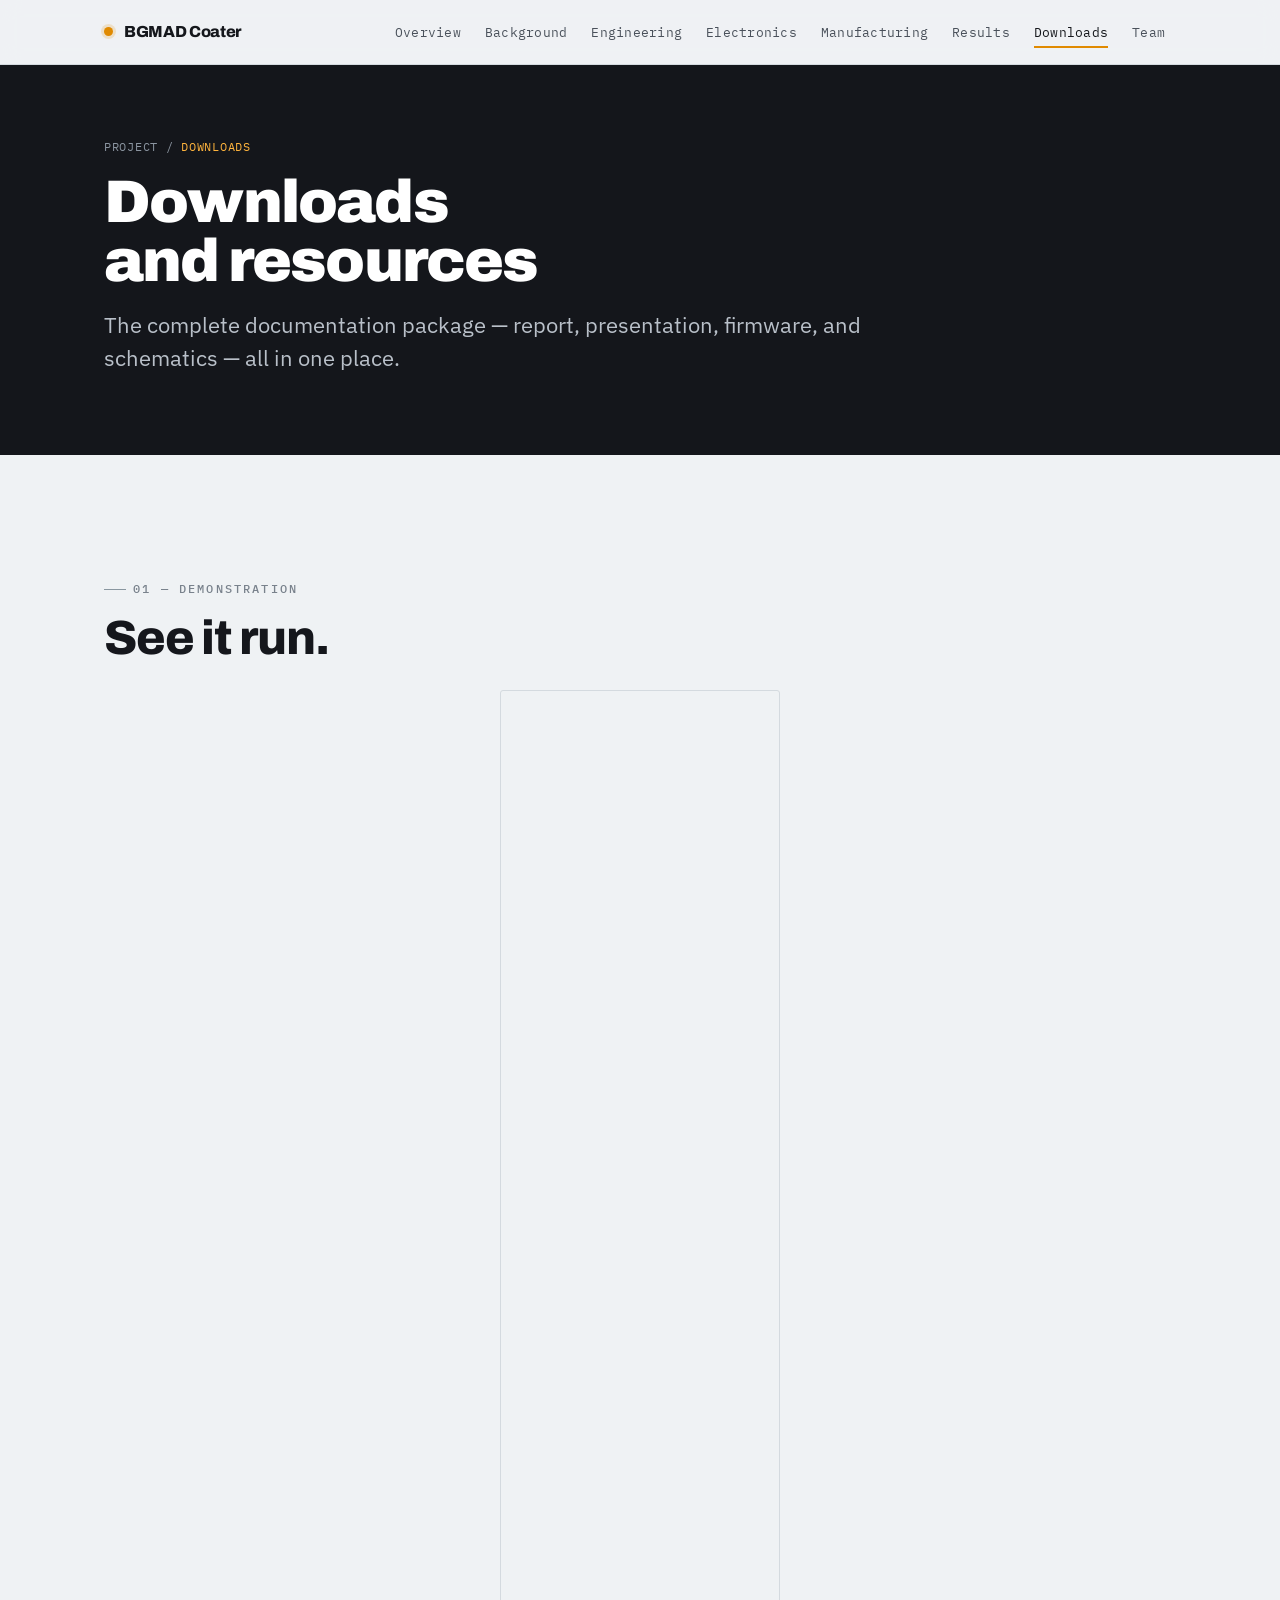
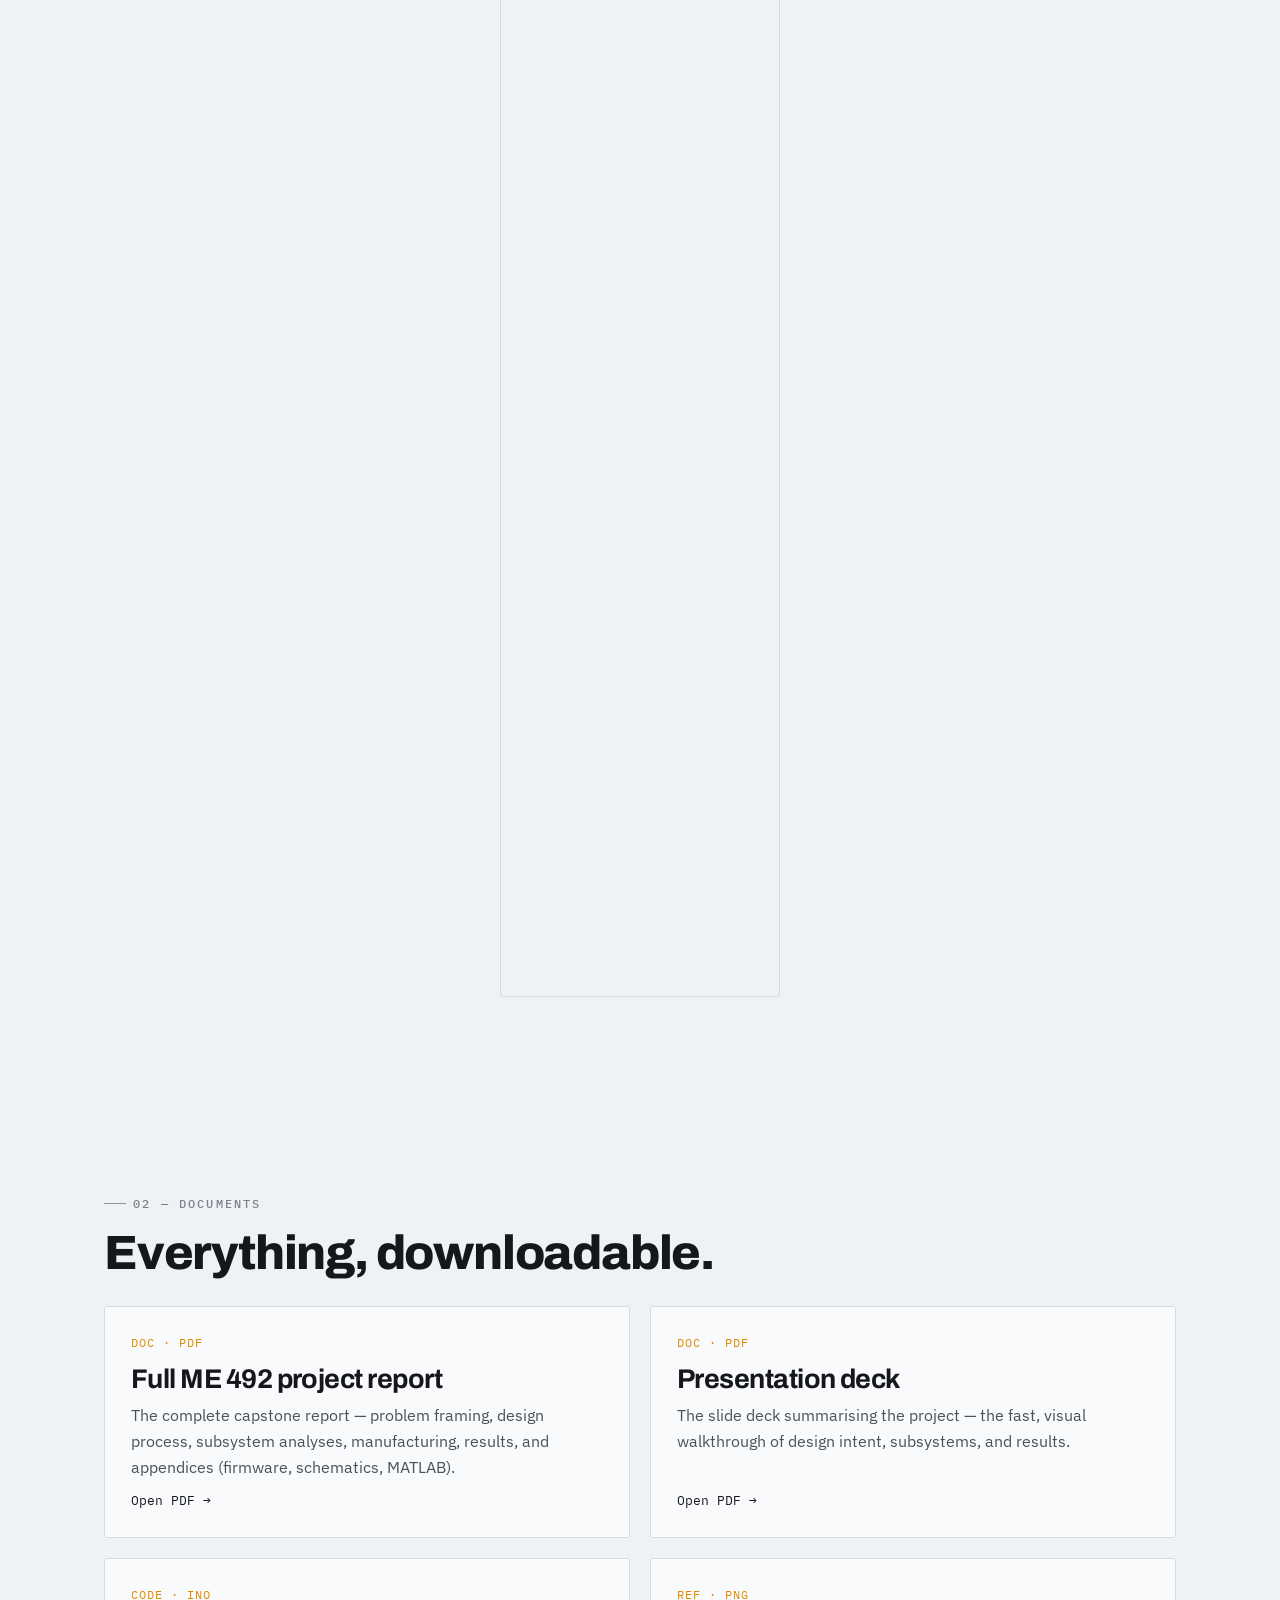
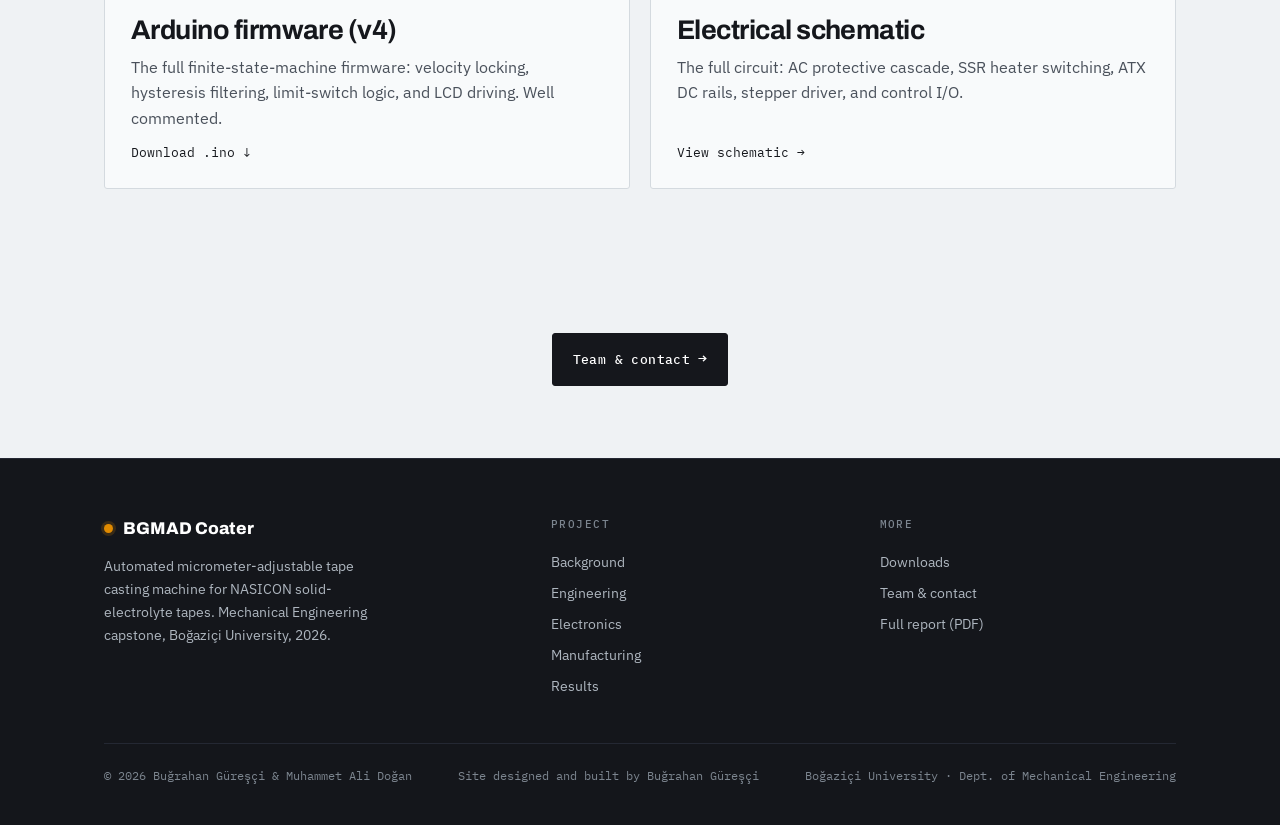
<file: resources.html>
<!DOCTYPE html>
<html lang="en">
<head>
<meta charset="UTF-8">
<meta name="viewport" content="width=device-width,initial-scale=1">
<title>Downloads &amp; Resources — BGMAD Tape Casting Machine</title>
<meta name="description" content="Download the full project report, presentation deck, Arduino firmware, schematics, and demonstration video for the automated tape casting machine.">
<link rel="icon" type="image/svg+xml" href="favicon.svg">
<link rel="stylesheet" href="style.css">
</head>
<body>

<header class="masthead">
  <div class="masthead__in">
    <a class="brand" href="index.html"><span class="brand__tag"></span>BGMAD&nbsp;Coater</a>
    <button class="navtoggle" aria-label="Menu" onclick="document.getElementById('nav').classList.toggle('open')">≡</button>
    <nav class="nav" id="nav">
      <a href="index.html">Overview</a>
      <a href="background.html">Background</a>
      <a href="engineering.html">Engineering</a>
      <a href="electronics.html">Electronics</a>
      <a href="manufacturing.html">Manufacturing</a>
      <a href="results.html">Results</a>
      <a href="resources.html" class="active">Downloads</a>
      <a href="about.html">Team</a>
    </nav>
  </div>
</header>

<section class="pagehead">
  <div class="wrap">
    <div class="crumb">PROJECT / <span class="signal">DOWNLOADS</span></div>
    <h1 class="display">Downloads<br>and resources</h1>
    <p class="lead">The complete documentation package — report, presentation, firmware, and schematics — all in one place.</p>
  </div>
</section>

<!-- VIDEO -->
<section class="section">
  <div class="wrap">
    <span class="eyebrow">01 — Demonstration</span>
    <h2 class="mt-s">See it run.</h2>
    <!-- REPLACE this placeholder with your own video embed (see the guide). -->
    <div style="margin-top:26px;max-width:280px;margin-left:auto;margin-right:auto;position:relative;padding-top:177.77%;border-radius:3px;overflow:hidden;border:1px solid var(--line)">
  <iframe src="https://www.youtube.com/embed/tUefCqYZD5c"
    style="position:absolute;inset:0;width:100%;height:100%;border:0"
    title="Automated Tape Casting Machine — Demonstration | Boğaziçi ME 492"
    allow="accelerometer; autoplay; clipboard-write; encrypted-media; gyroscope; picture-in-picture; web-share"
    referrerpolicy="strict-origin-when-cross-origin"
    allowfullscreen></iframe>
</div>
  </div>
</section>

<!-- DOCUMENTS -->
<section class="section--tight">
  <div class="wrap">
    <span class="eyebrow">02 — Documents</span>
    <h2 class="mt-s">Everything, downloadable.</h2>
    <div class="grid grid-2 mt-m">
      <a class="card card--link" href="ME492_Report_Group17.pdf" target="_blank" rel="noopener">
        <span class="card__idx">DOC · PDF</span>
        <h3>Full ME 492 project report</h3>
        <p>The complete capstone report — problem framing, design process, subsystem analyses, manufacturing, results, and appendices (firmware, schematics, MATLAB).</p>
        <span class="card__more">Open PDF →</span>
      </a>
      <a class="card card--link" href="FinalPresentation_Group17_DoctorBladeCoatingMachine.pdf" target="_blank" rel="noopener">
        <span class="card__idx">DOC · PDF</span>
        <h3>Presentation deck</h3>
        <p>The slide deck summarising the project — the fast, visual walkthrough of design intent, subsystems, and results.</p>
        <span class="card__more">Open PDF →</span>
      </a>
      <a class="card card--link" href="tape_casting_firmware_v4.ino" download>
        <span class="card__idx">CODE · INO</span>
        <h3>Arduino firmware (v4)</h3>
        <p>The full finite-state-machine firmware: velocity locking, hysteresis filtering, limit-switch logic, and LCD driving. Well commented.</p>
        <span class="card__more">Download .ino ↓</span>
      </a>
      <a class="card card--link" href="electrical_schematic.png" target="_blank" rel="noopener">
        <span class="card__idx">REF · PNG</span>
        <h3>Electrical schematic</h3>
        <p>The full circuit: AC protective cascade, SSR heater switching, ATX DC rails, stepper driver, and control I/O.</p>
        <span class="card__more">View schematic →</span>
      </a>
    </div>
  </div>
</section>


<section class="section--tight">
  <div class="wrap center">
    <a class="btn" href="about.html">Team &amp; contact <span class="btn__arrow">→</span></a>
  </div>
</section>

<footer class="foot">
  <div class="wrap">
    <div class="foot__grid">
      <div>
        <div class="foot__brand"><span class="brand__tag"></span>BGMAD Coater</div>
        <p style="max-width:34ch;margin:0">Automated micrometer-adjustable tape casting machine for NASICON solid-electrolyte tapes. Mechanical Engineering capstone, Boğaziçi University, 2026.</p>
      </div>
      <div>
        <h5>Project</h5>
        <a href="background.html">Background</a>
        <a href="engineering.html">Engineering</a>
        <a href="electronics.html">Electronics</a>
        <a href="manufacturing.html">Manufacturing</a>
        <a href="results.html">Results</a>
      </div>
      <div>
        <h5>More</h5>
        <a href="resources.html">Downloads</a>
        <a href="about.html">Team &amp; contact</a>
        <a href="ME492_Report_Group17.pdf" target="_blank" rel="noopener">Full report (PDF)</a>
      </div>
    </div>
    <div class="foot__bar">
      <span>© 2026 Buğrahan Güreşçi &amp; Muhammet Ali Doğan</span>
      <span>Site designed and built by Buğrahan Güreşçi</span>
      <span>Boğaziçi University · Dept. of Mechanical Engineering</span>
    </div>
  </div>
</footer>

</body>
</html>
</file>
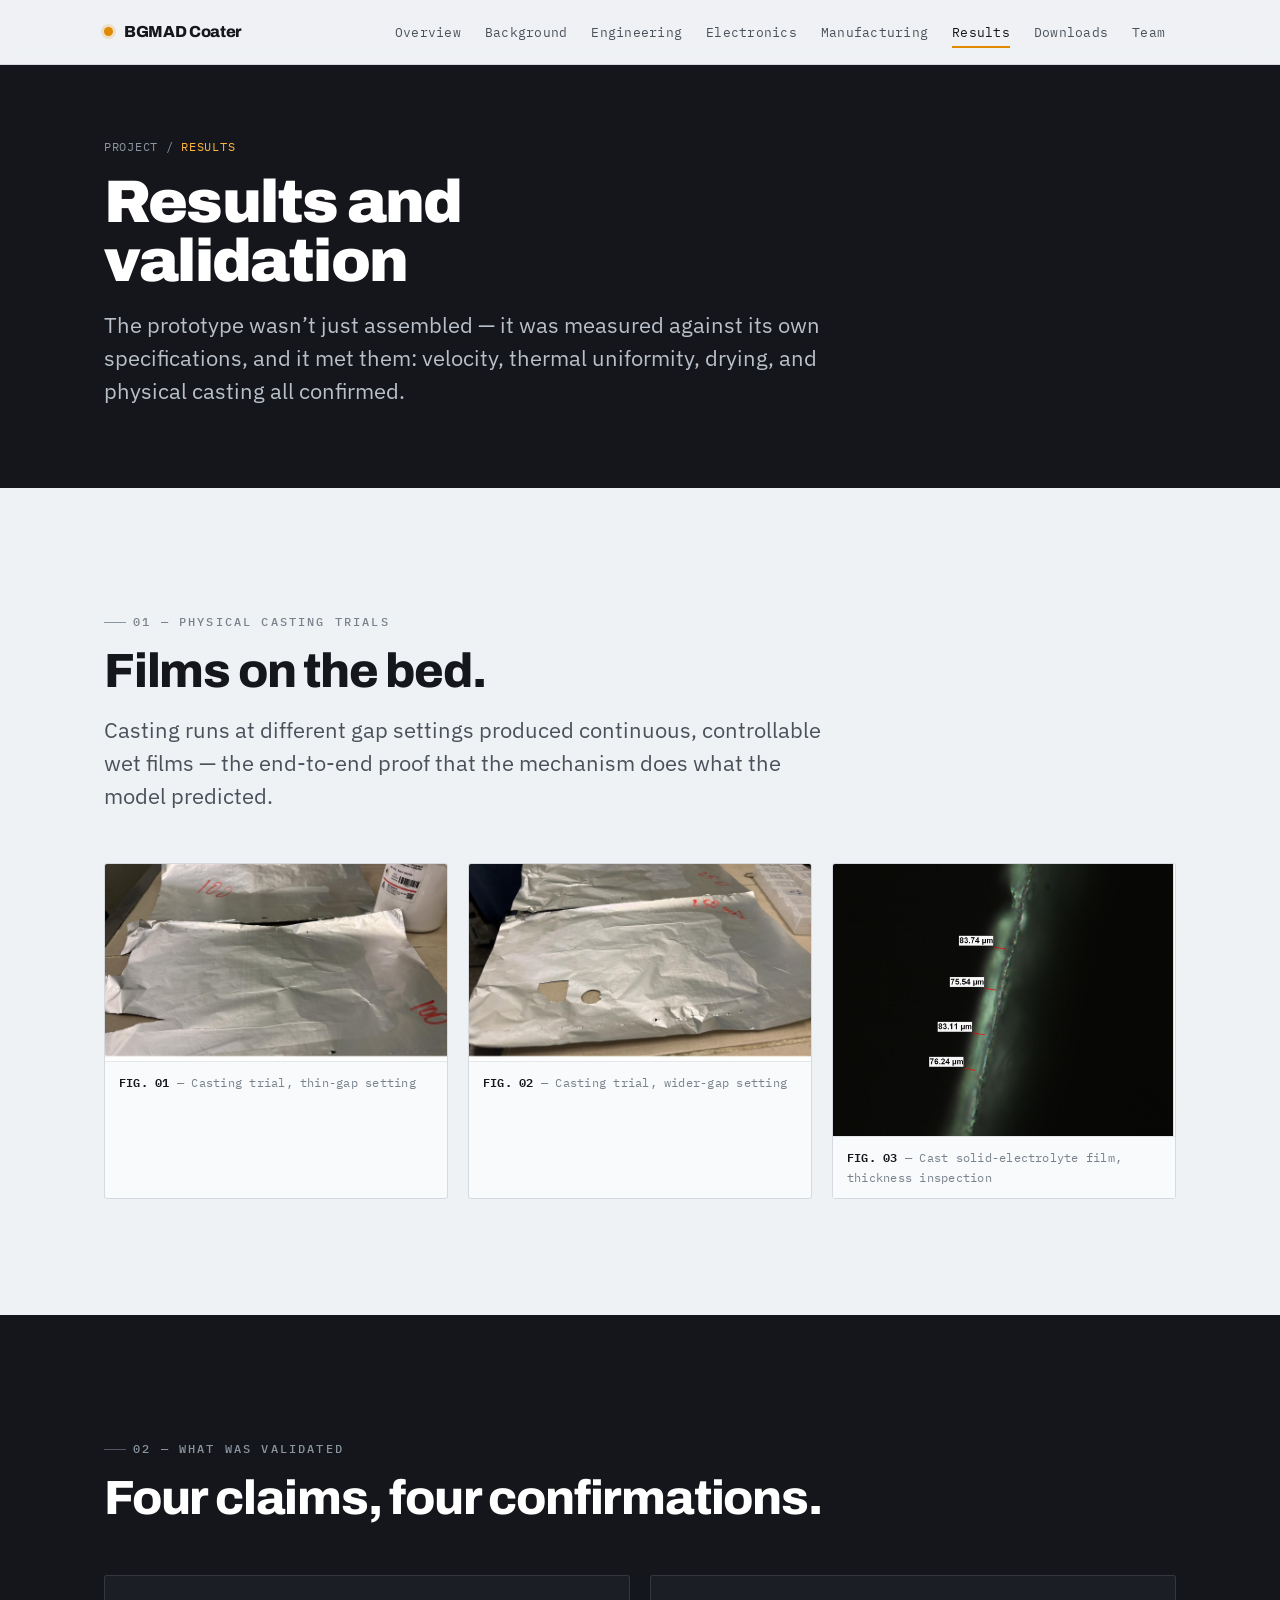
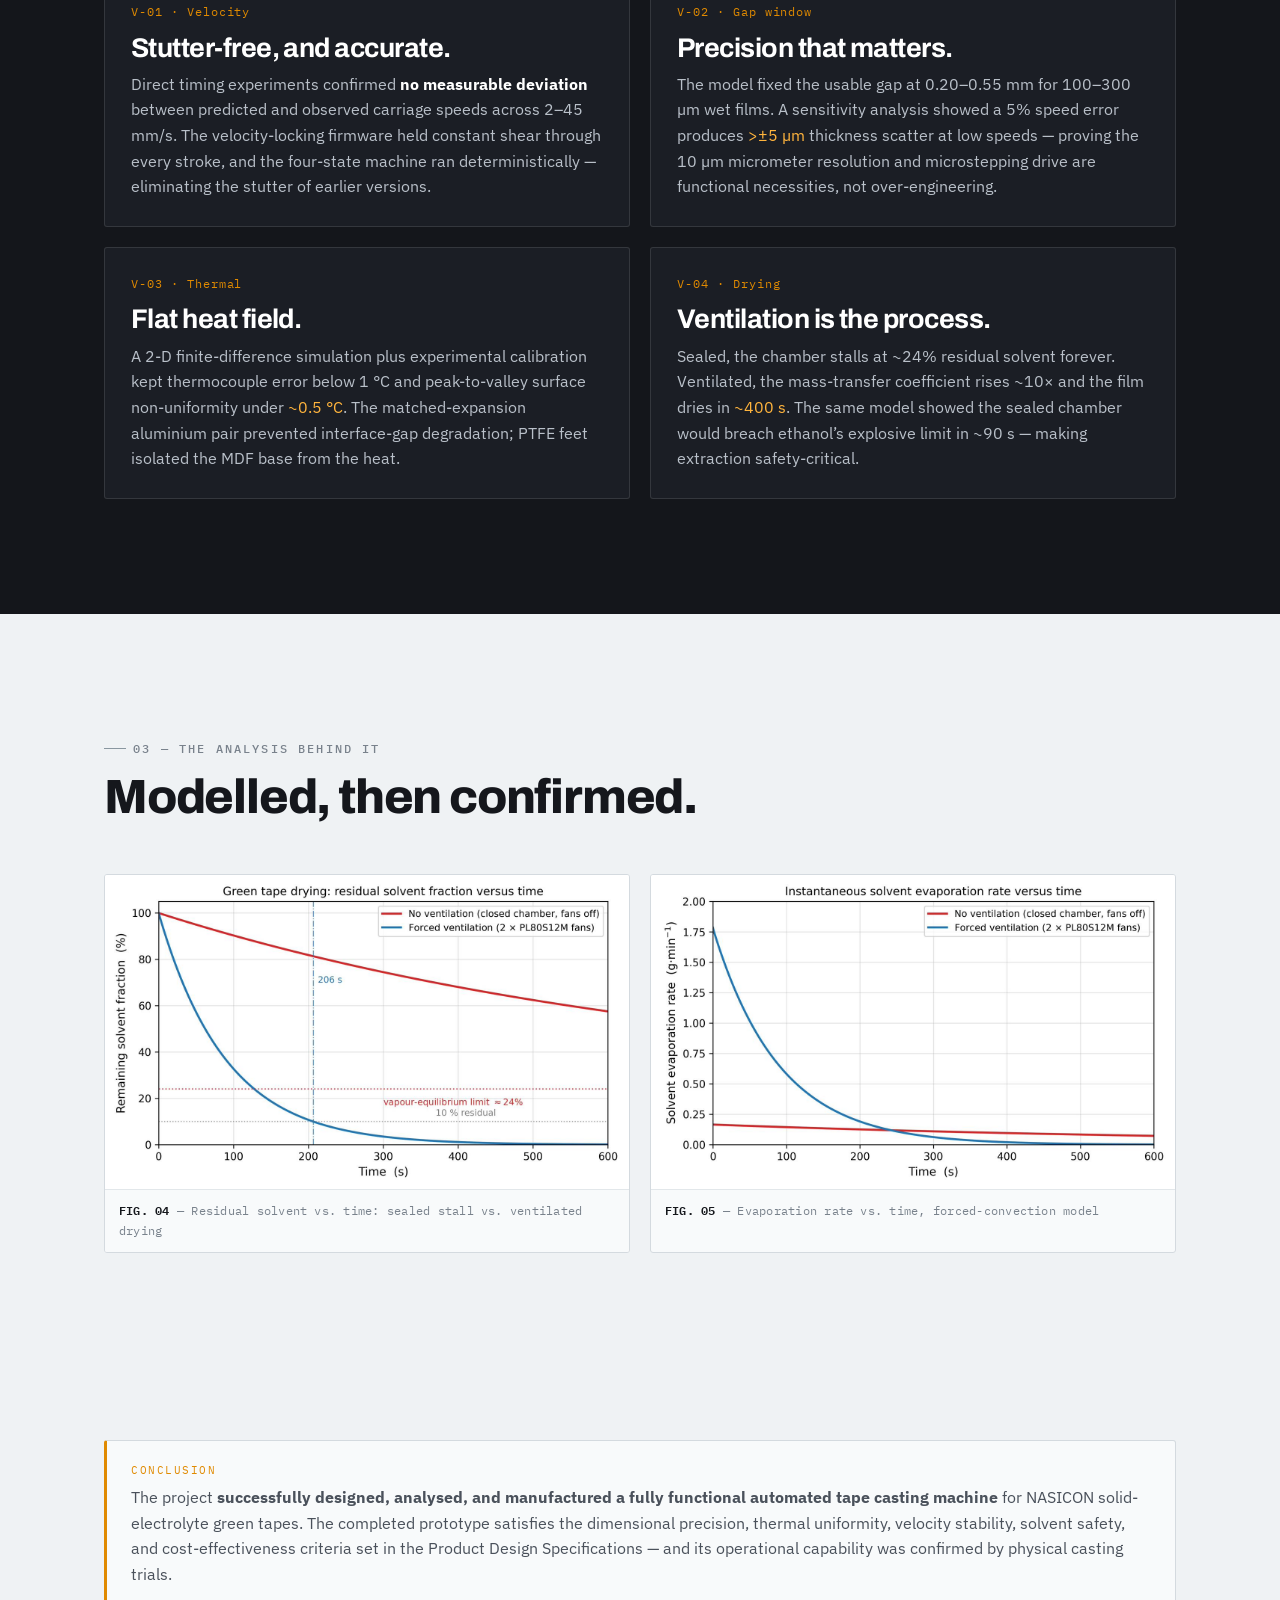
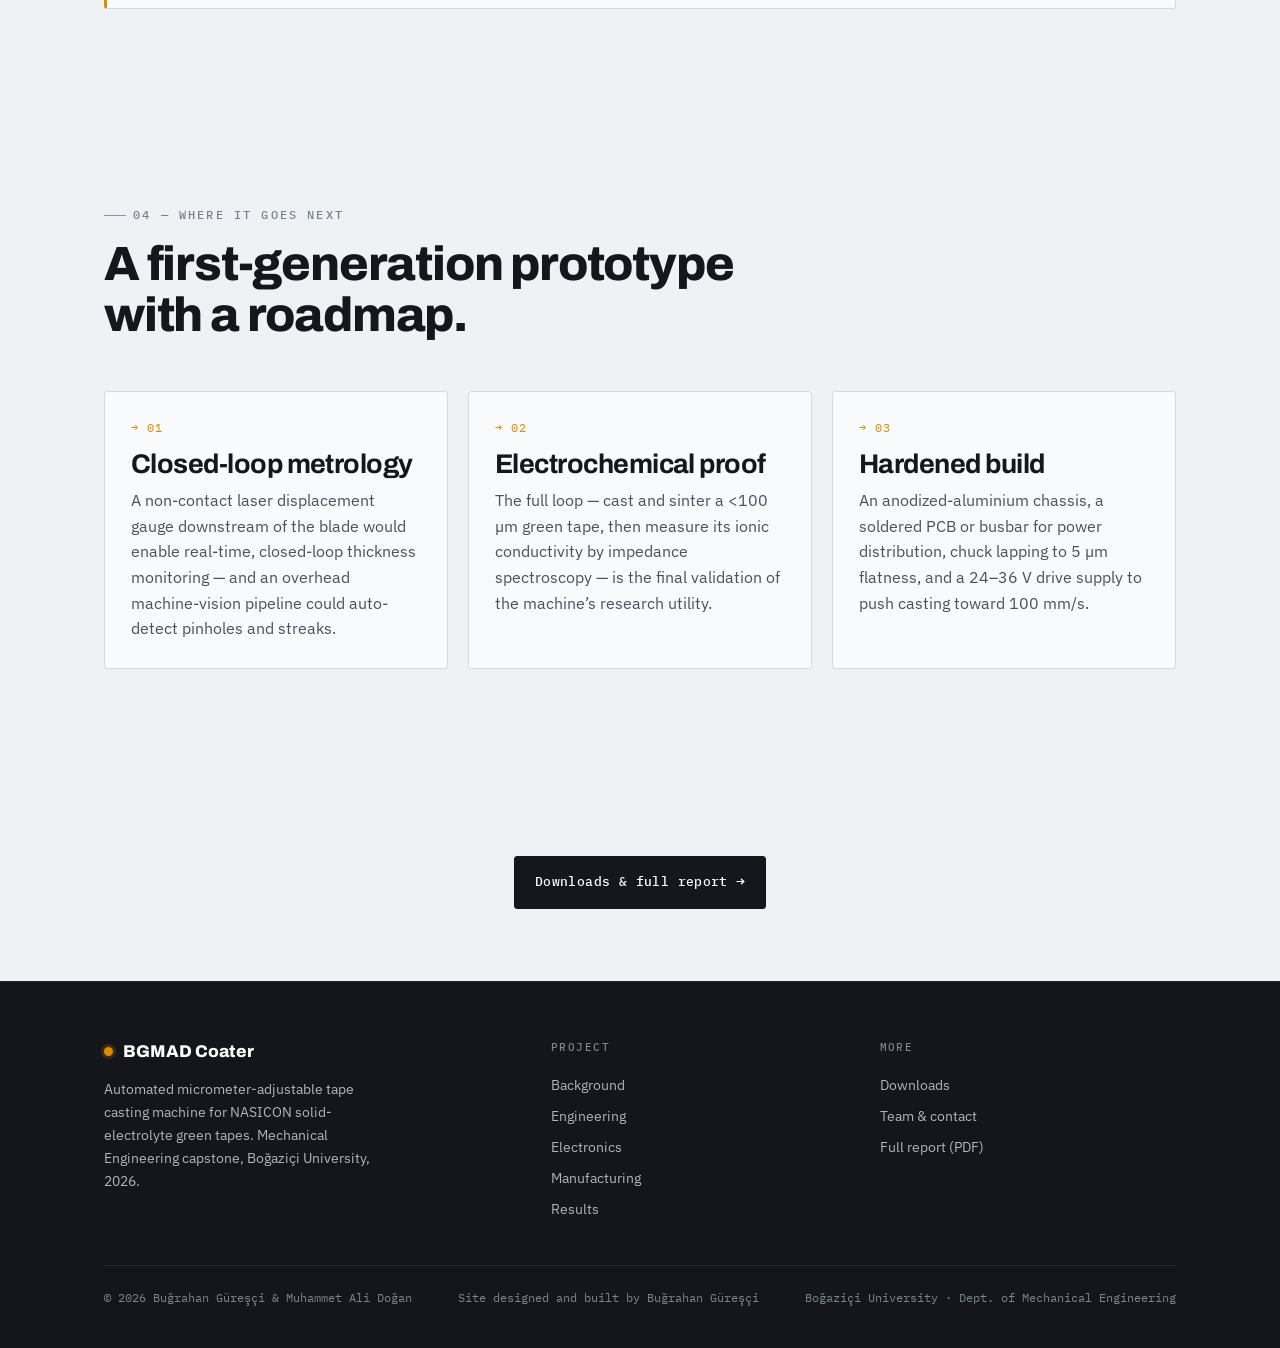
<file: results.html>
<!DOCTYPE html>
<html lang="en">
<head>
<meta charset="UTF-8">
<meta name="viewport" content="width=device-width,initial-scale=1">
<title>Results &amp; Validation — BGMAD Tape Casting Machine</title>
<meta name="description" content="Physical casting trials, validated velocity and thermal performance, drying analysis, and the conclusions confirming the prototype meets its design specifications.">
<link rel="icon" type="image/svg+xml" href="favicon.svg">
<link rel="stylesheet" href="style.css">
</head>
<body>

<header class="masthead">
  <div class="masthead__in">
    <a class="brand" href="index.html"><span class="brand__tag"></span>BGMAD&nbsp;Coater</a>
    <button class="navtoggle" aria-label="Menu" onclick="document.getElementById('nav').classList.toggle('open')">≡</button>
    <nav class="nav" id="nav">
      <a href="index.html">Overview</a>
      <a href="background.html">Background</a>
      <a href="engineering.html">Engineering</a>
      <a href="electronics.html">Electronics</a>
      <a href="manufacturing.html">Manufacturing</a>
      <a href="results.html" class="active">Results</a>
      <a href="resources.html">Downloads</a>
      <a href="about.html">Team</a>
    </nav>
  </div>
</header>

<section class="pagehead">
  <div class="wrap">
    <div class="crumb">PROJECT / <span class="signal">RESULTS</span></div>
    <h1 class="display">Results and<br>validation</h1>
    <p class="lead">The prototype wasn’t just assembled — it was measured against its own specifications, and it met them: velocity, thermal uniformity, drying, and physical casting all confirmed.</p>
  </div>
</section>

<!-- CASTING TRIALS -->
<section class="section">
  <div class="wrap">
    <div class="shead">
      <span class="eyebrow">01 — Physical casting trials</span>
      <h2 class="mt-s">Films on the bed.</h2>
      <p class="lead">Casting runs at different gap settings produced continuous, controllable wet films — the end-to-end proof that the mechanism does what the model predicted.</p>
    </div>
    <div class="grid grid-3">
      <div class="figure">
        <img src="100mikron_casting.jpeg" alt="100 micron casting trial">
        <div class="figure__cap"><b>FIG. 01</b> — Casting trial, thin-gap setting</div>
      </div>
      <div class="figure">
        <img src="250mikron_casting.jpeg" alt="250 micron casting trial">
        <div class="figure__cap"><b>FIG. 02</b> — Casting trial, wider-gap setting</div>
      </div>
      <div class="figure">
        <img src="num2_100SSE_thickness_2.jpg" alt="Cast solid electrolyte film thickness">
        <div class="figure__cap"><b>FIG. 03</b> — Cast solid-electrolyte film, thickness inspection</div>
      </div>
    </div>
  </div>
</section>

<!-- VALIDATED CLAIMS -->
<section class="section dark">
  <div class="wrap">
    <div class="shead">
      <span class="eyebrow">02 — What was validated</span>
      <h2 class="mt-s" style="color:#fff">Four claims, four confirmations.</h2>
    </div>
    <div class="grid grid-2">
      <div class="card" style="background:var(--panel-2);border-color:var(--line-d)">
        <span class="card__idx">V-01 · Velocity</span>
        <h3 style="color:#fff">Stutter-free, and accurate.</h3>
        <p style="color:#B9C0C9">Direct timing experiments confirmed <strong style="color:#fff">no measurable deviation</strong> between predicted and observed carriage speeds across 2–45 mm/s. The velocity-locking firmware held constant shear through every stroke, and the four-state machine ran deterministically — eliminating the stutter of earlier versions.</p>
      </div>
      <div class="card" style="background:var(--panel-2);border-color:var(--line-d)">
        <span class="card__idx">V-02 · Gap window</span>
        <h3 style="color:#fff">Precision that matters.</h3>
        <p style="color:#B9C0C9">The model fixed the usable gap at 0.20–0.55 mm for 100–300 µm wet films. A sensitivity analysis showed a 5% speed error produces <span class="signal">&gt;±5 µm</span> thickness scatter at low speeds — proving the 10 µm micrometer resolution and microstepping drive are functional necessities, not over-engineering.</p>
      </div>
      <div class="card" style="background:var(--panel-2);border-color:var(--line-d)">
        <span class="card__idx">V-03 · Thermal</span>
        <h3 style="color:#fff">Flat heat field.</h3>
        <p style="color:#B9C0C9">A 2-D finite-difference simulation plus experimental calibration kept thermocouple error below 1 °C and peak-to-valley surface non-uniformity under <span class="signal">~0.5 °C</span>. The matched-expansion aluminium pair prevented interface-gap degradation; PTFE feet isolated the MDF base from the heat.</p>
      </div>
      <div class="card" style="background:var(--panel-2);border-color:var(--line-d)">
        <span class="card__idx">V-04 · Drying</span>
        <h3 style="color:#fff">Ventilation is the process.</h3>
        <p style="color:#B9C0C9">Sealed, the chamber stalls at ~24% residual solvent forever. Ventilated, the mass-transfer coefficient rises ~10× and the film dries in <span class="signal">~400 s</span>. The same model showed the sealed chamber would breach ethanol’s explosive limit in ~90 s — making extraction safety-critical.</p>
      </div>
    </div>
  </div>
</section>

<!-- ANALYSIS GRAPHS -->
<section class="section">
  <div class="wrap">
    <div class="shead">
      <span class="eyebrow">03 — The analysis behind it</span>
      <h2 class="mt-s">Modelled, then confirmed.</h2>
    </div>
    <div class="grid grid-2">
      <div class="figure">
        <img src="drying_curve_1.png" alt="Residual solvent versus time drying curve">
        <div class="figure__cap"><b>FIG. 04</b> — Residual solvent vs. time: sealed stall vs. ventilated drying</div>
      </div>
      <div class="figure">
        <img src="evaporation_rate_1.png" alt="Evaporation rate versus time">
        <div class="figure__cap"><b>FIG. 05</b> — Evaporation rate vs. time, forced-convection model</div>
      </div>
    </div>
  </div>
</section>

<!-- CONCLUSION -->
<section class="section--tight">
  <div class="wrap">
    <div class="callout">
      <div class="callout__k">Conclusion</div>
      <p>The project <strong>successfully designed, analysed, and manufactured a fully functional automated tape casting machine</strong> for NASICON solid-electrolyte green tapes. The completed prototype satisfies the dimensional precision, thermal uniformity, velocity stability, solvent safety, and cost-effectiveness criteria set in the Product Design Specifications — and its operational capability was confirmed by physical casting trials.</p>
    </div>
  </div>
</section>

<!-- FUTURE WORK -->
<section class="section">
  <div class="wrap">
    <div class="shead">
      <span class="eyebrow">04 — Where it goes next</span>
      <h2 class="mt-s">A first-generation prototype with a roadmap.</h2>
    </div>
    <div class="grid grid-3">
      <div class="card">
        <span class="card__idx">→ 01</span>
        <h3>Closed-loop metrology</h3>
        <p>A non-contact laser displacement gauge downstream of the blade would enable real-time, closed-loop thickness monitoring — and an overhead machine-vision pipeline could auto-detect pinholes and streaks.</p>
      </div>
      <div class="card">
        <span class="card__idx">→ 02</span>
        <h3>Electrochemical proof</h3>
        <p>The full loop — cast and sinter a &lt;100 µm green tape, then measure its ionic conductivity by impedance spectroscopy — is the final validation of the machine’s research utility.</p>
      </div>
      <div class="card">
        <span class="card__idx">→ 03</span>
        <h3>Hardened build</h3>
        <p>An anodized-aluminium chassis, a soldered PCB or busbar for power distribution, chuck lapping to 5 µm flatness, and a 24–36 V drive supply to push casting toward 100 mm/s.</p>
      </div>
    </div>
  </div>
</section>

<section class="section--tight">
  <div class="wrap center">
    <a class="btn" href="resources.html">Downloads &amp; full report <span class="btn__arrow">→</span></a>
  </div>
</section>

<footer class="foot">
  <div class="wrap">
    <div class="foot__grid">
      <div>
        <div class="foot__brand"><span class="brand__tag"></span>BGMAD Coater</div>
        <p style="max-width:34ch;margin:0">Automated micrometer-adjustable tape casting machine for NASICON solid-electrolyte green tapes. Mechanical Engineering capstone, Boğaziçi University, 2026.</p>
      </div>
      <div>
        <h5>Project</h5>
        <a href="background.html">Background</a>
        <a href="engineering.html">Engineering</a>
        <a href="electronics.html">Electronics</a>
        <a href="manufacturing.html">Manufacturing</a>
        <a href="results.html">Results</a>
      </div>
      <div>
        <h5>More</h5>
        <a href="resources.html">Downloads</a>
        <a href="about.html">Team &amp; contact</a>
        <a href="ME492_Report_Group17.pdf" target="_blank" rel="noopener">Full report (PDF)</a>
      </div>
    </div>
    <div class="foot__bar">
      <span>© 2026 Buğrahan Güreşçi &amp; Muhammet Ali Doğan</span>
      <span>Site designed and built by Buğrahan Güreşçi</span>
      <span>Boğaziçi University · Dept. of Mechanical Engineering</span>
    </div>
  </div>
</footer>

</body>
</html>
</file>
<file: style.css>
/* =========================================================================
   BGMAD Tape Casting Machine — portfolio site
   Design identity: precision-instrument / metrology
   Graphite + technical white, engineering dimension-line annotation system,
   single amber "readout" signal reserved for live measurement values.
   ========================================================================= */

/* ---- Fonts ------------------------------------------------------------- */
@import url('https://fonts.googleapis.com/css2?family=Archivo:wght@400;500;600;700;800;900&family=IBM+Plex+Mono:wght@400;500;600&family=IBM+Plex+Sans:wght@400;500;600;700&display=swap');

/* ---- Tokens ------------------------------------------------------------ */
:root{
  --paper:#EFF2F4;
  --paper-2:#F8FAFB;
  --ink:#15171C;
  --ink-2:#4A515B;
  --ink-3:#79828C;
  --panel:#14161B;
  --panel-2:#1B1E25;
  --panel-3:#242833;
  --line:#D4DADF;
  --line-2:#E2E7EA;
  --line-d:rgba(255,255,255,.11);
  --line-d2:rgba(255,255,255,.06);
  --steel:#8A97A0;
  --signal:#E08A00;      /* amber readout on light */
  --signal-d:#FFB43D;    /* amber readout on dark  */
  --ok:#2F8F5B;

  --maxw:1200px;
  --gut:clamp(20px,5vw,64px);

  --f-display:'Archivo',system-ui,sans-serif;
  --f-body:'IBM Plex Sans',system-ui,sans-serif;
  --f-mono:'IBM Plex Mono',ui-monospace,monospace;

  --r:3px;               /* deliberately tight radius — instrument, not app */
}

*{box-sizing:border-box}
html{scroll-behavior:smooth}
body{
  margin:0;background:var(--paper);color:var(--ink);
  font-family:var(--f-body);font-size:17px;line-height:1.65;
  -webkit-font-smoothing:antialiased;text-rendering:optimizeLegibility;
}
img{max-width:100%;display:block}
a{color:inherit;text-decoration:none}

/* ---- Layout helpers ---------------------------------------------------- */
.wrap{max-width:var(--maxw);margin:0 auto;padding:0 var(--gut)}
.section{padding:clamp(56px,9vw,120px) 0}
.section--tight{padding:clamp(40px,6vw,72px) 0}
.dark{background:var(--panel);color:#EDEFF2}
.dark .lead,.dark p{color:#C3C9D1}

/* ---- Mono utility bits ------------------------------------------------- */
.mono{font-family:var(--f-mono)}
.eyebrow{
  font-family:var(--f-mono);font-size:12px;font-weight:500;
  letter-spacing:.18em;text-transform:uppercase;color:var(--ink-3);
  display:inline-flex;align-items:center;gap:.6em;
}
.eyebrow::before{
  content:"";width:22px;height:1px;background:var(--steel);display:inline-block;
}
.dark .eyebrow{color:#8B95A0}
.dark .eyebrow::before{background:#556}
.signal{color:var(--signal)}
.dark .signal{color:var(--signal-d)}

/* ---- Type scale -------------------------------------------------------- */
h1,h2,h3,h4{font-family:var(--f-display);font-weight:800;line-height:1.05;
  letter-spacing:-.02em;margin:0}
.display{
  font-family:var(--f-display);font-weight:900;
  font-size:clamp(40px,7.2vw,88px);line-height:.98;letter-spacing:-.03em;
}
h2{font-size:clamp(28px,4.2vw,48px);letter-spacing:-.025em}
h3{font-size:clamp(20px,2.4vw,27px);font-weight:700;letter-spacing:-.02em}
h4{font-size:18px;font-weight:700}
.lead{font-size:clamp(18px,2.1vw,22px);line-height:1.5;color:var(--ink-2);
  font-weight:400;max-width:60ch}
p{margin:0 0 1.1em}
.prose{max-width:68ch}
.prose p{color:var(--ink-2)}
.prose strong{color:var(--ink);font-weight:600}

/* ---- Header ------------------------------------------------------------ */
.masthead{position:sticky;top:0;z-index:50;background:rgba(239,242,244,.86);
  backdrop-filter:blur(10px);border-bottom:1px solid var(--line)}
.masthead__in{display:flex;align-items:center;gap:24px;
  height:64px;max-width:var(--maxw);margin:0 auto;padding:0 var(--gut)}
.brand{display:flex;align-items:center;gap:11px;font-family:var(--f-display);
  font-weight:800;letter-spacing:-.02em;font-size:16px;white-space:nowrap}
.brand__tag{width:9px;height:9px;background:var(--signal);border-radius:50%;
  box-shadow:0 0 0 3px rgba(224,138,0,.18)}
.nav{display:flex;gap:2px;margin-left:auto;flex-wrap:wrap}
.nav a{font-family:var(--f-mono);font-size:12.5px;letter-spacing:.02em;
  color:var(--ink-2);padding:8px 11px;border-radius:var(--r);position:relative}
.nav a:hover{color:var(--ink);background:rgba(0,0,0,.04)}
.nav a.active{color:var(--ink)}
.nav a.active::after{content:"";position:absolute;left:11px;right:11px;bottom:2px;
  height:2px;background:var(--signal)}
.navtoggle{display:none;margin-left:auto;background:none;border:1px solid var(--line);
  border-radius:var(--r);width:40px;height:38px;cursor:pointer;color:var(--ink);
  font-size:18px;align-items:center;justify-content:center}

/* ---- Buttons ----------------------------------------------------------- */
.btn{display:inline-flex;align-items:center;gap:.6em;font-family:var(--f-mono);
  font-size:13px;font-weight:500;letter-spacing:.03em;padding:13px 20px;
  border-radius:var(--r);border:1px solid var(--ink);background:var(--ink);
  color:#fff;cursor:pointer;transition:transform .12s ease,background .2s}
.btn:hover{background:#000;transform:translateY(-1px)}
.btn--ghost{background:transparent;color:var(--ink)}
.btn--ghost:hover{background:rgba(0,0,0,.05)}
.dark .btn{background:#fff;color:var(--ink);border-color:#fff}
.dark .btn:hover{background:#e9edf0}
.dark .btn--ghost{background:transparent;color:#fff;border-color:var(--line-d)}
.dark .btn--ghost:hover{background:rgba(255,255,255,.08)}
.btn__arrow{font-size:15px;transition:transform .15s}
.btn:hover .btn__arrow{transform:translateX(3px)}
.btnrow{display:flex;gap:12px;flex-wrap:wrap;align-items:center}

/* ---- Hero -------------------------------------------------------------- */
.hero{background:var(--panel);color:#EDEFF2;position:relative;overflow:hidden;
  border-bottom:1px solid var(--panel-3)}
.hero__grid{position:absolute;inset:0;opacity:.5;pointer-events:none;
  background-image:
    linear-gradient(var(--line-d2) 1px,transparent 1px),
    linear-gradient(90deg,var(--line-d2) 1px,transparent 1px);
  background-size:44px 44px;
  mask-image:radial-gradient(120% 90% at 78% 15%,#000 30%,transparent 80%)}
.hero__in{position:relative;max-width:var(--maxw);margin:0 auto;
  padding:clamp(48px,8vw,96px) var(--gut) clamp(40px,6vw,72px);
  display:grid;grid-template-columns:1.15fr .85fr;gap:clamp(24px,4vw,56px);
  align-items:center}
.hero__eyebrow{color:#8B95A0}
.hero h1{color:#fff;margin:18px 0 0}
.hero__sub{font-family:var(--f-mono);color:var(--signal-d);font-size:14px;
  letter-spacing:.04em;margin-top:14px}
.hero .lead{color:#B9C0C9;margin:22px 0 28px}
.hero__figure{position:relative;border:1px solid var(--line-d);border-radius:var(--r);
  overflow:hidden;background:#0f1116}
.hero__figure img{width:100%;height:100%;object-fit:cover;aspect-ratio:4/3}
.hero__figcap{position:absolute;left:0;bottom:0;right:0;
  font-family:var(--f-mono);font-size:11px;letter-spacing:.05em;color:#cfd4da;
  background:linear-gradient(transparent,rgba(10,11,14,.82));
  padding:26px 14px 10px}

/* ---- Spec strip (data plate) ------------------------------------------ */
.specplate{border-top:1px solid var(--panel-3);background:var(--panel-2)}
.specplate__in{max-width:var(--maxw);margin:0 auto;padding:0 var(--gut);
  display:grid;grid-template-columns:repeat(4,1fr)}
.spec{padding:26px 22px;border-left:1px solid var(--line-d)}
.spec:first-child{border-left:none;padding-left:0}
.specplate__in .spec:last-child{padding-right:0}
.spec__k{font-family:var(--f-mono);font-size:11px;letter-spacing:.14em;
  text-transform:uppercase;color:#8B95A0;margin-bottom:9px}
.spec__v{font-family:var(--f-display);font-weight:800;font-size:clamp(22px,2.6vw,30px);
  color:#fff;line-height:1;letter-spacing:-.02em}
.spec__v em{font-style:normal;color:var(--signal-d)}
.spec__u{font-family:var(--f-mono);font-size:12px;color:#9aa3ad;margin-left:3px}

/* ---- Section head ------------------------------------------------------ */
.shead{margin-bottom:clamp(30px,4vw,52px);max-width:72ch}
.shead h2{margin:14px 0 0}
.shead .lead{margin-top:16px}

/* ---- Dimension figure (key number, engineering annotation) ------------ */
.dimset{display:grid;grid-template-columns:repeat(auto-fit,minmax(180px,1fr));
  gap:0;border:1px solid var(--line);border-radius:var(--r);overflow:hidden;
  background:var(--paper-2)}
.dim{padding:24px 22px;border-left:1px solid var(--line)}
.dim:first-child{border-left:none}
.dim__label{font-family:var(--f-mono);font-size:11px;letter-spacing:.13em;
  text-transform:uppercase;color:var(--ink-3);margin-bottom:12px;
  display:flex;align-items:center;gap:7px}
.dim__label::before{content:"";width:6px;height:6px;border:1px solid var(--steel);
  transform:rotate(45deg)}
.dim__val{font-family:var(--f-display);font-weight:800;font-size:clamp(26px,3vw,34px);
  line-height:1;letter-spacing:-.02em}
.dim__val .u{font-family:var(--f-mono);font-size:14px;font-weight:500;
  color:var(--ink-3);margin-left:4px;letter-spacing:0}
.dark .dim__val:not(.is-signal){color:var(--ink)}
.dim__val.is-signal{color:var(--signal)}
.dim__note{font-size:14px;color:var(--ink-2);margin-top:9px;line-height:1.45}

/* ---- Cards / grid ------------------------------------------------------ */
.grid{display:grid;gap:20px}
.grid-2{grid-template-columns:repeat(2,1fr)}
.grid-3{grid-template-columns:repeat(3,1fr)}
.grid-4{grid-template-columns:repeat(4,1fr)}
.card{background:var(--paper-2);border:1px solid var(--line);border-radius:var(--r);
  padding:26px;display:flex;flex-direction:column;gap:10px}
.card__idx{font-family:var(--f-mono);font-size:12px;color:var(--signal);
  letter-spacing:.08em}
.card h3{margin-top:2px}
.dark .card h3{color:var(--ink)}
.card p{color:var(--ink-2);font-size:15.5px;margin:0}
.card--link{transition:border-color .18s,transform .18s}
.card--link:hover{border-color:var(--ink);transform:translateY(-2px)}
.card__more{margin-top:auto;font-family:var(--f-mono);font-size:12.5px;
  color:var(--ink);display:inline-flex;gap:.5em;align-items:center}
.card--link:hover .card__more{color:var(--signal)}

/* ---- Feature split (image + text) ------------------------------------- */
.split{display:grid;grid-template-columns:1fr 1fr;gap:clamp(28px,4vw,56px);
  align-items:center}
.split--rev .split__media{order:2}
.split--stack{grid-template-columns:1fr}
.split__media{border:1px solid var(--line);border-radius:var(--r);overflow:hidden;
  background:var(--paper-2)}
.split__media img{width:100%;object-fit:cover}
.figure{border:1px solid var(--line);border-radius:var(--r);overflow:hidden;
  background:var(--paper-2)}
.figure img{width:100%}
.figure__cap{font-family:var(--f-mono);font-size:12px;color:var(--ink-3);
  letter-spacing:.02em;padding:11px 14px;border-top:1px solid var(--line-2);
  background:var(--paper-2)}
.figure__cap b{color:var(--ink);font-weight:600}

/* ---- Data list / spec table ------------------------------------------- */
.speclist{border-top:1px solid var(--line);margin-top:8px}
.speclist__row{display:grid;grid-template-columns:minmax(160px,1fr) 2fr;gap:20px;
  padding:14px 0;border-bottom:1px solid var(--line);align-items:baseline}
.speclist__k{font-family:var(--f-mono);font-size:13px;color:var(--ink-2);
  letter-spacing:.02em}
.speclist__v{font-size:15.5px;color:var(--ink)}
.speclist__v code{font-family:var(--f-mono);font-size:13.5px;background:rgba(0,0,0,.05);
  padding:2px 6px;border-radius:3px}

/* ---- Table ------------------------------------------------------------- */
.tbl-wrap{overflow-x:auto;border:1px solid var(--line);border-radius:var(--r)}
table.data{width:100%;border-collapse:collapse;font-size:14.5px;min-width:560px}
table.data th,table.data td{padding:12px 16px;text-align:left;
  border-bottom:1px solid var(--line-2)}
table.data thead th{font-family:var(--f-mono);font-size:11.5px;letter-spacing:.08em;
  text-transform:uppercase;color:var(--ink-3);background:var(--paper-2);
  border-bottom:1px solid var(--line)}
table.data td.num,table.data th.num{text-align:right;font-family:var(--f-mono);
  font-variant-numeric:tabular-nums}
table.data tr:last-child td{border-bottom:none}
table.data tr.total td{font-weight:600;background:var(--paper-2);
  border-top:1px solid var(--line)}
table.data .gratis{font-family:var(--f-mono);font-size:12.5px;color:var(--ink-2)}

/* ---- Steps / process timeline ----------------------------------------- */
.steps{counter-reset:step;border-left:2px solid var(--line);margin-left:6px}
.step{position:relative;padding:0 0 34px 34px}
.step::before{counter-increment:step;content:counter(step,decimal-leading-zero);
  position:absolute;left:-15px;top:-3px;width:28px;height:28px;
  background:var(--panel);color:#fff;font-family:var(--f-mono);font-size:11px;
  display:flex;align-items:center;justify-content:center;border-radius:50%}
.step:last-child{padding-bottom:0}
.step h4{margin-bottom:5px}
.step p{color:var(--ink-2);font-size:15.5px;margin:0}

/* ---- Callout ----------------------------------------------------------- */
.callout{border:1px solid var(--line);border-left:3px solid var(--signal);
  border-radius:var(--r);background:var(--paper-2);padding:20px 24px}
.callout__k{font-family:var(--f-mono);font-size:11px;letter-spacing:.14em;
  text-transform:uppercase;color:var(--signal);margin-bottom:6px}
.callout p{margin:0;color:var(--ink-2);font-size:15.5px}

/* ---- Tag / pill -------------------------------------------------------- */
.tags{display:flex;flex-wrap:wrap;gap:8px}
.tag{font-family:var(--f-mono);font-size:12px;letter-spacing:.02em;
  padding:5px 11px;border:1px solid var(--line);border-radius:100px;
  color:var(--ink-2);background:var(--paper-2)}
.dark .tag{border-color:var(--line-d);color:#B9C0C9;background:var(--panel-2)}

/* ---- CTA band ---------------------------------------------------------- */
.cta{background:var(--panel);color:#fff;border-radius:var(--r);
  padding:clamp(40px,6vw,72px);text-align:center;position:relative;overflow:hidden}
.cta h2{color:#fff}
.cta .lead{margin:16px auto 30px;color:#C3C9D1}
.cta .btnrow{justify-content:center}

/* ---- Footer ------------------------------------------------------------ */
.foot{background:var(--panel);color:#AEB6BF;border-top:1px solid var(--panel-3);
  padding:56px 0 40px;font-size:14px}
.foot__grid{display:grid;grid-template-columns:1.4fr 1fr 1fr;gap:32px;
  margin-bottom:40px}
.foot__brand{font-family:var(--f-display);font-weight:800;color:#fff;font-size:17px;
  display:flex;align-items:center;gap:10px;margin-bottom:12px}
.foot h5{font-family:var(--f-mono);font-size:11px;letter-spacing:.13em;
  text-transform:uppercase;color:#7c858f;margin:0 0 14px;font-weight:500}
.foot a{color:#AEB6BF;display:block;padding:4px 0;font-size:14px}
.foot a:hover{color:#fff}
.foot__bar{border-top:1px solid var(--panel-3);padding-top:22px;
  display:flex;justify-content:space-between;gap:16px;flex-wrap:wrap;
  font-family:var(--f-mono);font-size:12px;color:#7c858f}

/* ---- Breadcrumb / page intro ------------------------------------------ */
.pagehead{background:var(--panel);color:#fff;
  padding:clamp(44px,6vw,72px) 0 clamp(36px,5vw,56px)}
.pagehead .crumb{font-family:var(--f-mono);font-size:12px;letter-spacing:.06em;
  color:#8B95A0;margin-bottom:16px}
.pagehead .crumb .signal{color:var(--signal-d)}
.pagehead h1{color:#fff;font-size:clamp(32px,5vw,60px)}
.pagehead .lead{color:#B9C0C9;margin-top:18px}

/* ---- Utilities --------------------------------------------------------- */
.mt-0{margin-top:0}.mt-s{margin-top:14px}.mt-m{margin-top:28px}.mt-l{margin-top:48px}
.center{text-align:center}
.divider{height:1px;background:var(--line);border:none;margin:0}
.muted{color:var(--ink-3)}
.nowrap{white-space:nowrap}

/* ---- Responsive -------------------------------------------------------- */
@media(max-width:900px){
  .hero__in{grid-template-columns:1fr;gap:28px}
  .hero__figure{order:-1}
  .specplate__in{grid-template-columns:repeat(2,1fr)}
  .spec{border-left:none;border-top:1px solid var(--line-d);padding-left:0!important;padding-right:0!important}
  .spec:first-child,.spec:nth-child(2){border-top:none}
  .split,.split--rev .split__media{grid-template-columns:1fr;order:0}
  .grid-3,.grid-4{grid-template-columns:repeat(2,1fr)}
  .foot__grid{grid-template-columns:1fr 1fr}
}
@media(max-width:620px){
  body{font-size:16px}
  .nav{display:none;position:absolute;top:64px;left:0;right:0;flex-direction:column;
    background:var(--paper);border-bottom:1px solid var(--line);padding:8px var(--gut) 16px;gap:0}
  .nav.open{display:flex}
  .nav a{padding:12px 4px;border-bottom:1px solid var(--line-2)}
  .nav a.active::after{display:none}
  .navtoggle{display:flex}
  .grid-2,.grid-3,.grid-4{grid-template-columns:1fr}
  .specplate__in{grid-template-columns:1fr 1fr}
  .foot__grid{grid-template-columns:1fr}
  .speclist__row{grid-template-columns:1fr;gap:4px}
}
@media(prefers-reduced-motion:reduce){
  *{animation:none!important;transition:none!important;scroll-behavior:auto!important}
}
</file>
